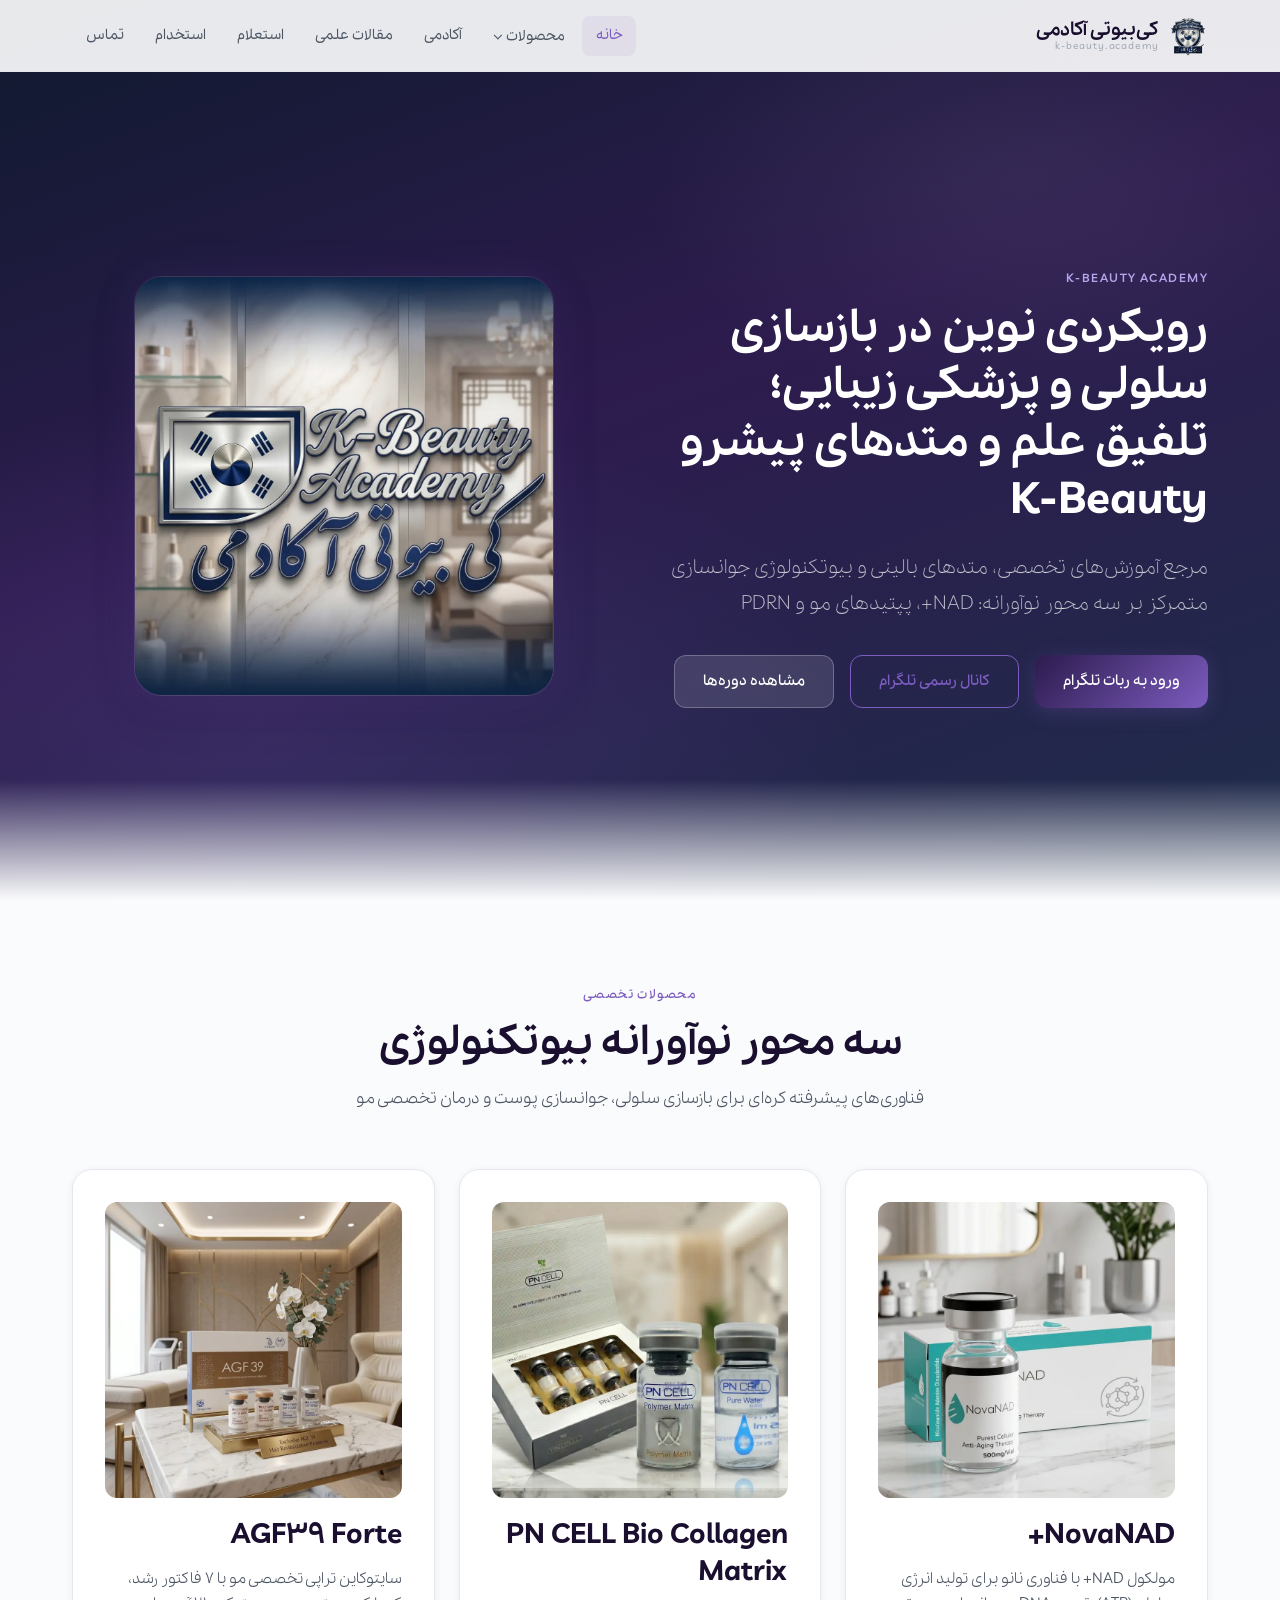
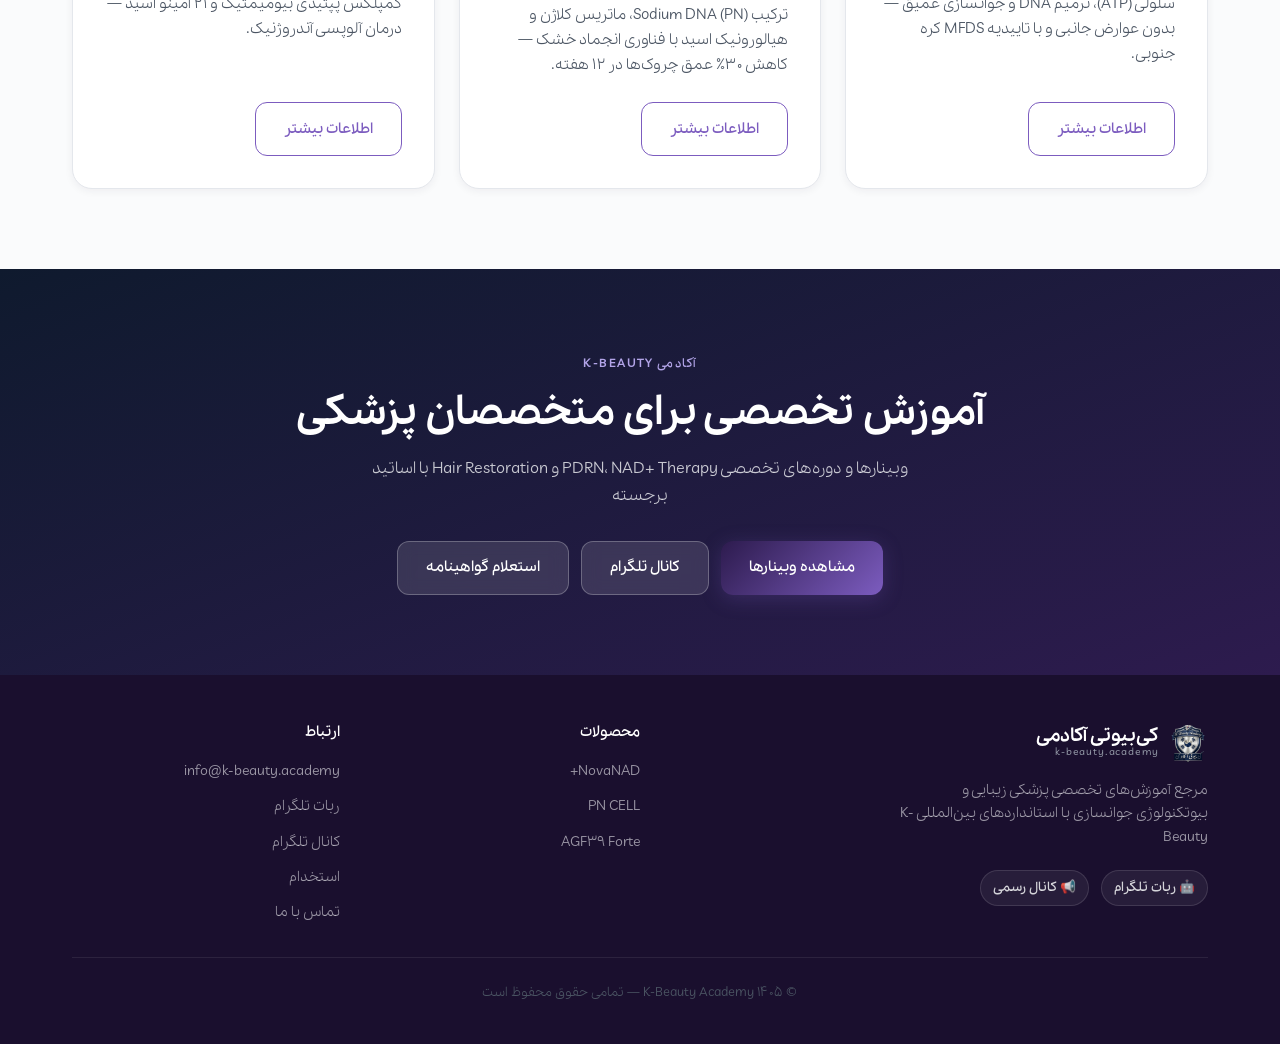
<file: index.html>
<!DOCTYPE html>
<html lang="fa" dir="rtl">
<head>
  <meta charset="UTF-8">
  <meta name="viewport" content="width=device-width, initial-scale=1.0">
  <!-- Google Tag Manager -->
  <script>(function(w,d,s,l,i){w[l]=w[l]||[];w[l].push({'gtm.start':
  new Date().getTime(),event:'gtm.js'});var f=d.getElementsByTagName(s)[0],
  j=d.createElement(s),dl=l!='dataLayer'?'&l='+l:'';j.async=true;j.src=
  'https://www.googletagmanager.com/gtm.js?id='+i+dl;f.parentNode.insertBefore(j,f);
  })(window,document,'script','dataLayer','GTM-5667HGWM');</script>
  <!-- End Google Tag Manager -->
  <meta name="description" content="K-Beauty Academy — مرجع آموزش‌های تخصصی پزشکی زیبایی، بیوتکنولوژی جوانسازی و متدهای بالینی NAD+، PDRN و پپتیدهای مو">
  <title>K-Beauty Academy | آکادمی پزشکی زیبایی</title>
  <link rel="stylesheet" href="style.css?v=9">
  <link rel="icon" href="images/logo/favicon.png" type="image/png">
  <link rel="apple-touch-icon" href="images/logo/apple-touch-icon.png">
  <meta property="og:title" content="K-Beauty Academy | آکادمی پزشکی زیبایی">
  <meta property="og:description" content="مرجع آموزش‌های تخصصی پزشکی زیبایی، بیوتکنولوژی جوانسازی و متدهای بالینی NAD+، PDRN و پپتیدهای مو">
  <meta property="og:image" content="https://k-beauty.academy/images/og/og-share.webp">
  <meta property="og:url" content="https://k-beauty.academy">
  <meta property="og:type" content="website">
</head>
<body>

  <!-- Google Tag Manager (noscript) -->
  <noscript><iframe src="https://www.googletagmanager.com/ns.html?id=GTM-5667HGWM"
  height="0" width="0" style="display:none;visibility:hidden"></iframe></noscript>
  <!-- End Google Tag Manager (noscript) -->

  <!-- Header -->
  <header class="site-header">
    <div class="container header-inner">
      <a href="index.html" class="logo" aria-label="کی‌بیوتی آکادمی">
        <img src="images/logo/logo.png" alt="" class="logo-img" width="40" height="40">
        <div class="logo-text">
          <span>کی‌بیوتی آکادمی</span>
          <span>k-beauty.academy</span>
        </div>
      </a>
      <nav class="main-nav" aria-label="منوی اصلی">
        <ul>
          <li><a href="index.html">خانه</a></li>
          <li class="nav-dropdown">
            <button type="button" class="nav-dropdown__toggle" aria-expanded="false" aria-haspopup="true">محصولات</button>
            <ul class="nav-dropdown__menu" role="menu">
              <li role="none"><a href="novanad.html" role="menuitem">NovaNAD+</a></li>
              <li role="none"><a href="pncell.html" role="menuitem">PN CELL</a></li>
              <li role="none"><a href="agf39.html" role="menuitem">AGF39</a></li>
            </ul>
          </li>
          <li><a href="academy.html">آکادمی</a></li>
          <li><a href="articles.html">مقالات علمی</a></li>
          <li><a href="verify.html">استعلام</a></li>
          <li><a href="career/">استخدام</a></li>
          <li><a href="contact.html">تماس</a></li>
        </ul>
      </nav>
      <button class="menu-toggle" aria-label="باز کردن منو" aria-expanded="false">
        <span class="menu-toggle__icon" aria-hidden="true">
          <span class="menu-toggle__bar"></span>
          <span class="menu-toggle__bar"></span>
          <span class="menu-toggle__bar"></span>
        </span>
        <span class="menu-toggle__label">منو</span>
      </button>
    </div>
  </header>

  <!-- Mobile Nav -->
  <div class="mobile-nav" aria-hidden="true">
    <nav class="mobile-nav-panel" aria-label="منوی موبایل">
      <ul>
        <li><a href="index.html">خانه</a></li>
        <li class="mobile-nav-group">
          <button type="button" class="mobile-nav-group__toggle" aria-expanded="false">محصولات</button>
          <ul class="mobile-nav-sub">
            <li><a href="novanad.html">NovaNAD+</a></li>
            <li><a href="pncell.html">PN CELL</a></li>
            <li><a href="agf39.html">AGF39</a></li>
          </ul>
        </li>
        <li><a href="academy.html">آکادمی</a></li>
        <li><a href="articles.html">مقالات علمی</a></li>
        <li><a href="verify.html">استعلام گواهینامه</a></li>
        <li><a href="career/">استخدام</a></li>
        <li><a href="contact.html">تماس با ما</a></li>
      </ul>
    </nav>
  </div>

  <main>
    <!-- Hero -->
    <section class="hero hero--home">
      <div class="container hero-grid">
        <div class="hero-content">
          <span class="eyebrow">K-Beauty Academy</span>
          <h1>رویکردی نوین در بازسازی سلولی و پزشکی زیبایی؛ تلفیق علم و متدهای پیشرو K-Beauty</h1>
          <p class="lead">مرجع آموزش‌های تخصصی، متدهای بالینی و بیوتکنولوژی جوانسازی متمرکز بر سه محور نوآورانه: NAD+، پپتیدهای مو و PDRN</p>
          <div class="hero-cta">
            <a href="#" class="btn btn--primary" data-telegram>ورود به ربات تلگرام</a>
            <a href="#" class="btn btn--outline" data-telegram-channel>کانال رسمی تلگرام</a>
            <a href="academy.html" class="btn btn--ghost">مشاهده دوره‌ها</a>
          </div>
        </div>
        <div class="hero-visual">
          <img src="images/hero/home-hero.webp" alt="بیوتکنولوژی بازسازی سلولی K-Beauty" class="hero-img" width="420" height="420" loading="eager">
        </div>
      </div>
    </section>

    <!-- Products -->
    <section class="section">
      <div class="container">
        <div class="section-header">
          <span class="eyebrow">محصولات تخصصی</span>
          <h2>سه محور نوآورانه بیوتکنولوژی</h2>
          <p>فناوری‌های پیشرفته کره‌ای برای بازسازی سلولی، جوانسازی پوست و درمان تخصصی مو</p>
        </div>
        <div class="products-grid">
          <article class="product-card">
            <img src="images/products/novanad.webp" alt="NovaNAD+" class="product-card-img" width="400" height="400" loading="lazy">
            <h3>NovaNAD+</h3>
            <p>مولکول NAD+ با فناوری نانو برای تولید انرژی سلولی (ATP)، ترمیم DNA و جوانسازی عمیق — بدون عوارض جانبی و با تاییدیه MFDS کره جنوبی.</p>
            <a href="novanad.html" class="btn btn--outline">اطلاعات بیشتر</a>
          </article>
          <article class="product-card">
            <img src="images/products/pncell.webp" alt="PN CELL Bio Collagen Matrix" class="product-card-img" width="400" height="400" loading="lazy">
            <h3>PN CELL Bio Collagen Matrix</h3>
            <p>ترکیب Sodium DNA (PN)، ماتریس کلاژن و هیالورونیک اسید با فناوری انجماد خشک — کاهش ۳۰٪ عمق چروک‌ها در ۱۲ هفته.</p>
            <a href="pncell.html" class="btn btn--outline">اطلاعات بیشتر</a>
          </article>
          <article class="product-card">
            <img src="images/products/agf39.webp" alt="AGF39 Forte" class="product-card-img" width="400" height="400" loading="lazy">
            <h3>AGF39 Forte</h3>
            <p>سایتوکاین تراپی تخصصی مو با ۷ فاکتور رشد، کمپلکس پپتیدی بیومیمتیک و ۲۱ آمینو اسید — درمان آلوپسی آندروژنیک.</p>
            <a href="agf39.html" class="btn btn--outline">اطلاعات بیشتر</a>
          </article>
        </div>
      </div>
    </section>

    <!-- CTA Section -->
    <section class="section section--dark">
      <div class="container" style="text-align:center">
        <span class="eyebrow" style="color:rgba(196,181,253,0.9)">آکادمی K-Beauty</span>
        <h2>آموزش تخصصی برای متخصصان پزشکی</h2>
        <p style="max-width:560px;margin:1rem auto 2rem">وبینارها و دوره‌های تخصصی PDRN، NAD+ Therapy و Hair Restoration با اساتید برجسته</p>
        <div class="cta-button-row">
          <a href="academy.html" class="btn btn--primary">مشاهده وبینارها</a>
          <a href="#" class="btn btn--ghost" data-telegram-channel>کانال تلگرام</a>
          <a href="verify.html" class="btn btn--ghost">استعلام گواهینامه</a>
        </div>
      </div>
    </section>
  </main>

  <!-- Footer -->
  <footer class="site-footer">
    <div class="container">
      <div class="footer-grid">
        <div class="footer-brand">
          <a href="index.html" class="logo">
            <img src="images/logo/logo.png" alt="" class="logo-img" width="40" height="40">
            <div class="logo-text">
              <span>کی‌بیوتی آکادمی</span>
              <span>k-beauty.academy</span>
            </div>
          </a>
          <p>مرجع آموزش‌های تخصصی پزشکی زیبایی و بیوتکنولوژی جوانسازی با استانداردهای بین‌المللی K-Beauty</p>
          <div class="footer-telegram">
            <a href="#" class="footer-telegram__link" data-telegram>🤖 ربات تلگرام</a>
            <a href="#" class="footer-telegram__link" data-telegram-channel>📢 کانال رسمی</a>
          </div>
        </div>
        <div class="footer-links">
          <h4>محصولات</h4>
          <ul>
            <li><a href="novanad.html">NovaNAD+</a></li>
            <li><a href="pncell.html">PN CELL</a></li>
            <li><a href="agf39.html">AGF39 Forte</a></li>
          </ul>
        </div>
        <div class="footer-links">
          <h4>ارتباط</h4>
          <ul>
            <li><a href="mailto:info@k-beauty.academy">info@k-beauty.academy</a></li>
            <li><a href="#" data-telegram>ربات تلگرام</a></li>
            <li><a href="#" data-telegram-channel>کانال تلگرام</a></li>
            <li><a href="career/">استخدام</a></li>
            <li><a href="contact.html">تماس با ما</a></li>
          </ul>
        </div>
      </div>
      <div class="footer-bottom">
        <p>© ۱۴۰۵ K-Beauty Academy — تمامی حقوق محفوظ است</p>
      </div>
    </div>
  </footer>

  <script src="analytics.js?v=1"></script>
  <script src="main.js?v=10"></script>
</body>
</html>
</file>
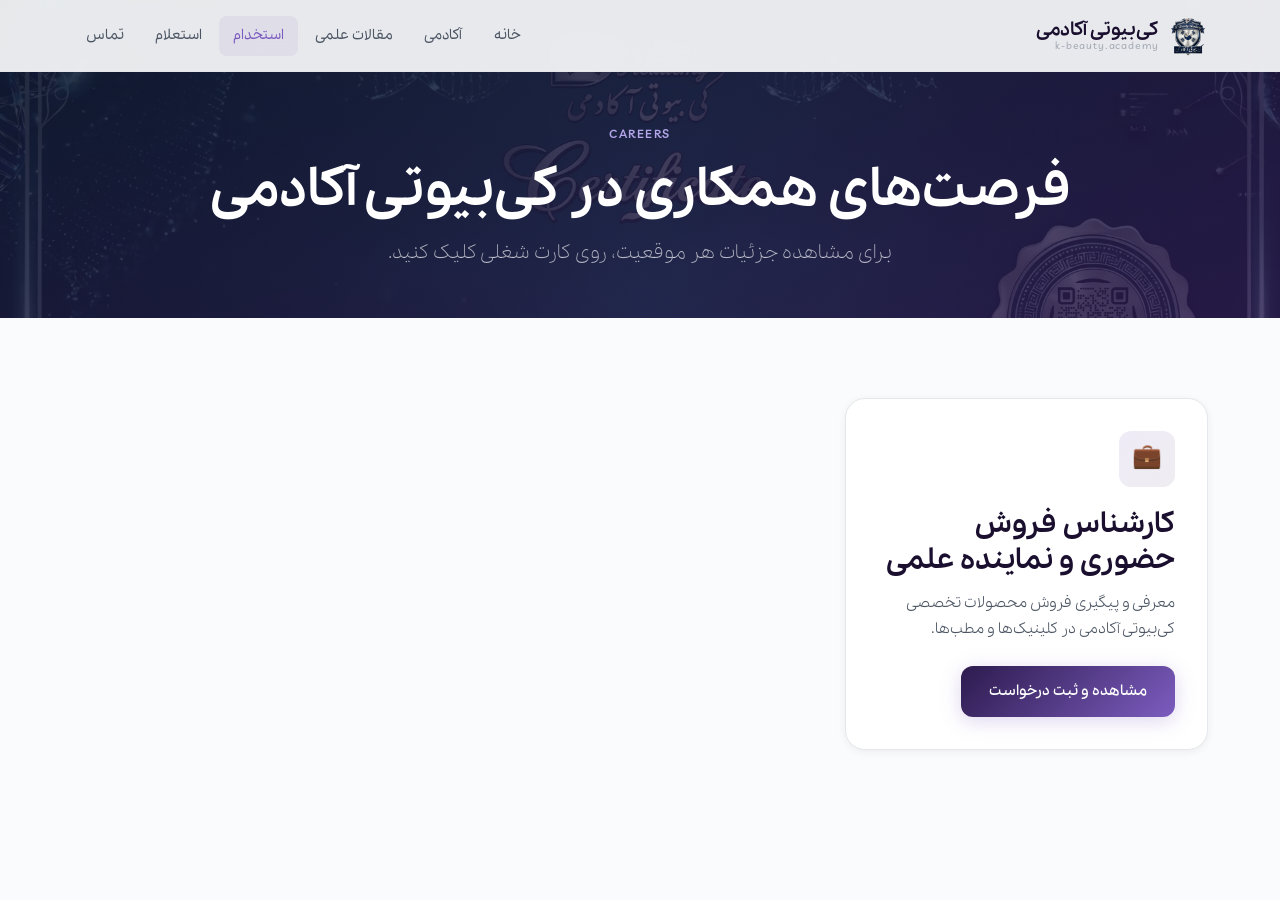
<file: career/index.html>
<!DOCTYPE html>
<html lang="fa" dir="rtl">
<head>
  <meta charset="UTF-8">
  <meta name="viewport" content="width=device-width, initial-scale=1.0">
  <meta name="description" content="فرصت‌های شغلی کی‌بیوتی آکادمی">
  <title>فرصت‌های شغلی | K-Beauty Academy</title>
  <link rel="stylesheet" href="../style.css?v=16">
  <link rel="icon" href="../images/logo/favicon.png" type="image/png">
</head>
<body>
  <header class="site-header">
    <div class="container header-inner">
      <a href="../index.html" class="logo" aria-label="کی‌بیوتی آکادمی">
        <img src="../images/logo/logo.png" alt="" class="logo-img" width="40" height="40">
        <div class="logo-text">
          <span>کی‌بیوتی آکادمی</span>
          <span>k-beauty.academy</span>
        </div>
      </a>
      <nav class="main-nav" aria-label="منوی اصلی">
        <ul>
          <li><a href="../index.html">خانه</a></li>
          <li><a href="../academy.html">آکادمی</a></li>
          <li><a href="../articles.html">مقالات علمی</a></li>
          <li><a href="index.html" class="active">استخدام</a></li>
          <li><a href="../verify.html">استعلام</a></li>
          <li><a href="../contact.html">تماس</a></li>
        </ul>
      </nav>
      <button class="menu-toggle" aria-label="باز کردن منو" aria-expanded="false">
        <span class="menu-toggle__icon" aria-hidden="true">
          <span class="menu-toggle__bar"></span>
          <span class="menu-toggle__bar"></span>
          <span class="menu-toggle__bar"></span>
        </span>
        <span class="menu-toggle__label">منو</span>
      </button>
    </div>
  </header>

  <div class="mobile-nav" aria-hidden="true">
    <nav class="mobile-nav-panel" aria-label="منوی موبایل">
      <ul>
        <li><a href="../index.html">خانه</a></li>
        <li><a href="../academy.html">آکادمی</a></li>
        <li><a href="../articles.html">مقالات علمی</a></li>
        <li><a href="index.html" class="active">استخدام</a></li>
        <li><a href="../verify.html">استعلام گواهینامه</a></li>
        <li><a href="../contact.html">تماس با ما</a></li>
      </ul>
    </nav>
  </div>

  <main>
    <section class="page-hero page-hero--bg page-hero--academy">
      <div class="container">
        <span class="eyebrow">Careers</span>
        <h1>فرصت‌های همکاری در کی‌بیوتی آکادمی</h1>
        <p class="lead">برای مشاهده جزئیات هر موقعیت، روی کارت شغلی کلیک کنید.</p>
      </div>
    </section>

    <section class="section">
      <div class="container products-grid">
        <article class="product-card">
          <div class="product-card-icon">💼</div>
          <h3>کارشناس فروش حضوری و نماینده علمی</h3>
          <p>معرفی و پیگیری فروش محصولات تخصصی کی‌بیوتی آکادمی در کلینیک‌ها و مطب‌ها.</p>
          <a class="btn btn--primary" href="sales-person/">مشاهده و ثبت درخواست</a>
        </article>
      </div>
    </section>
  </main>

  <script src="../analytics.js?v=1"></script>
  <script src="../main.js?v=15"></script>
</body>
</html>
</file>
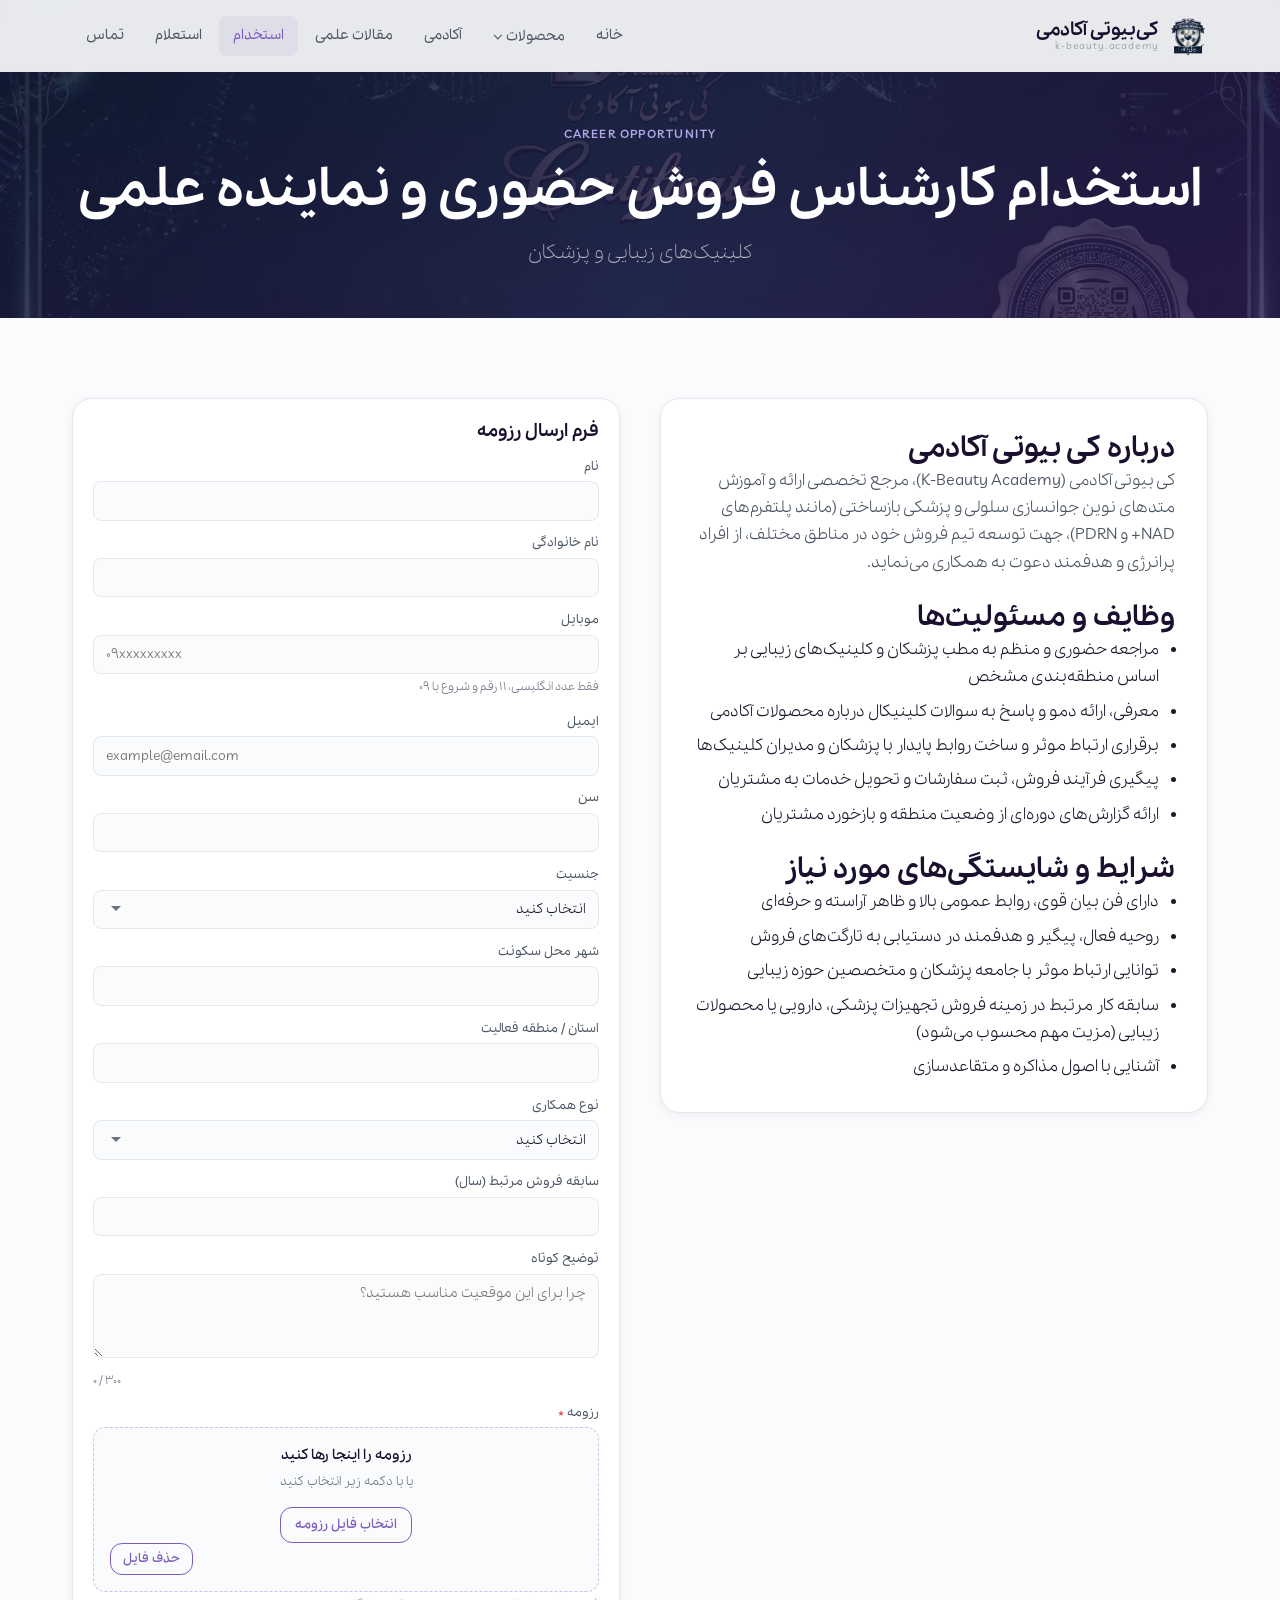
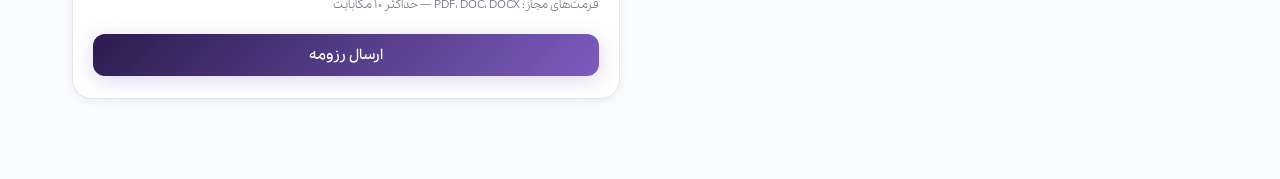
<file: career/sales-person/index.html>
<!DOCTYPE html>
<html lang="fa" dir="rtl">
<head>
  <meta charset="UTF-8">
  <meta name="viewport" content="width=device-width, initial-scale=1.0">
  <meta name="description" content="استخدام کارشناس فروش حضوری و نماینده علمی در کی‌بیوتی آکادمی">
  <title>استخدام کارشناس فروش | K-Beauty Academy</title>
  <link rel="stylesheet" href="../../style.css?v=16">
  <link rel="icon" href="../../images/logo/favicon.png" type="image/png">
</head>
<body>
  <header class="site-header">
    <div class="container header-inner">
      <a href="../../index.html" class="logo" aria-label="کی‌بیوتی آکادمی">
        <img src="../../images/logo/logo.png" alt="" class="logo-img" width="40" height="40">
        <div class="logo-text">
          <span>کی‌بیوتی آکادمی</span>
          <span>k-beauty.academy</span>
        </div>
      </a>
      <nav class="main-nav" aria-label="منوی اصلی">
        <ul>
          <li><a href="../../index.html">خانه</a></li>
          <li class="nav-dropdown">
            <button type="button" class="nav-dropdown__toggle" aria-expanded="false" aria-haspopup="true">محصولات</button>
            <ul class="nav-dropdown__menu" role="menu">
              <li role="none"><a href="../../novanad.html" role="menuitem">NovaNAD+</a></li>
              <li role="none"><a href="../../pncell.html" role="menuitem">PN CELL</a></li>
              <li role="none"><a href="../../agf39.html" role="menuitem">AGF39</a></li>
            </ul>
          </li>
          <li><a href="../../academy.html">آکادمی</a></li>
          <li><a href="../../articles.html">مقالات علمی</a></li>
          <li><a href="../" class="active">استخدام</a></li>
          <li><a href="../../verify.html">استعلام</a></li>
          <li><a href="../../contact.html">تماس</a></li>
        </ul>
      </nav>
      <button class="menu-toggle" aria-label="باز کردن منو" aria-expanded="false">
        <span class="menu-toggle__icon" aria-hidden="true">
          <span class="menu-toggle__bar"></span>
          <span class="menu-toggle__bar"></span>
          <span class="menu-toggle__bar"></span>
        </span>
        <span class="menu-toggle__label">منو</span>
      </button>
    </div>
  </header>

  <div class="mobile-nav" aria-hidden="true">
    <nav class="mobile-nav-panel" aria-label="منوی موبایل">
      <ul>
        <li><a href="../../index.html">خانه</a></li>
        <li class="mobile-nav-group">
          <button type="button" class="mobile-nav-group__toggle" aria-expanded="false">محصولات</button>
          <ul class="mobile-nav-sub">
            <li><a href="../../novanad.html">NovaNAD+</a></li>
            <li><a href="../../pncell.html">PN CELL</a></li>
            <li><a href="../../agf39.html">AGF39</a></li>
          </ul>
        </li>
        <li><a href="../../academy.html">آکادمی</a></li>
        <li><a href="../../articles.html">مقالات علمی</a></li>
        <li><a href="../" class="active">استخدام</a></li>
        <li><a href="../../verify.html">استعلام گواهینامه</a></li>
        <li><a href="../../contact.html">تماس با ما</a></li>
      </ul>
    </nav>
  </div>

  <main>
    <section class="page-hero page-hero--bg page-hero--academy">
      <div class="container">
        <span class="eyebrow">Career Opportunity</span>
        <h1>استخدام کارشناس فروش حضوری و نماینده علمی</h1>
        <p class="lead">کلینیک‌های زیبایی و پزشکان</p>
      </div>
    </section>

    <section class="section">
      <div class="container content-grid">
        <div class="content-block">
          <h3>درباره کی بیوتی آکادمی</h3>
          <p>کی بیوتی آکادمی (K-Beauty Academy)، مرجع تخصصی ارائه و آموزش متدهای نوین جوانسازی سلولی و پزشکی بازساختی (مانند پلتفرم‌های NAD+ و PDRN)، جهت توسعه تیم فروش خود در مناطق مختلف، از افراد پرانرژی و هدفمند دعوت به همکاری می‌نماید.</p>

          <h3 style="margin-top:1.5rem">وظایف و مسئولیت‌ها</h3>
          <ul style="padding-right:1rem;display:grid;gap:0.45rem;list-style:disc;">
            <li>مراجعه حضوری و منظم به مطب پزشکان و کلینیک‌های زیبایی بر اساس منطقه‌بندی مشخص</li>
            <li>معرفی، ارائه دمو و پاسخ به سوالات کلینیکال درباره محصولات آکادمی</li>
            <li>برقراری ارتباط موثر و ساخت روابط پایدار با پزشکان و مدیران کلینیک‌ها</li>
            <li>پیگیری فرآیند فروش، ثبت سفارشات و تحویل خدمات به مشتریان</li>
            <li>ارائه گزارش‌های دوره‌ای از وضعیت منطقه و بازخورد مشتریان</li>
          </ul>

          <h3 style="margin-top:1.5rem">شرایط و شایستگی‌های مورد نیاز</h3>
          <ul style="padding-right:1rem;display:grid;gap:0.45rem;list-style:disc;">
            <li>دارای فن بیان قوی، روابط عمومی بالا و ظاهر آراسته و حرفه‌ای</li>
            <li>روحیه فعال، پیگیر و هدفمند در دستیابی به تارگت‌های فروش</li>
            <li>توانایی ارتباط موثر با جامعه پزشکان و متخصصین حوزه زیبایی</li>
            <li>سابقه کار مرتبط در زمینه فروش تجهیزات پزشکی، دارویی یا محصولات زیبایی (مزیت مهم محسوب می‌شود)</li>
            <li>آشنایی با اصول مذاکره و متقاعدسازی</li>
          </ul>
        </div>

        <div class="contact-form-card">
          <h2>فرم ارسال رزومه</h2>
          <form id="career-form" novalidate>
            <div class="form-honeypot" aria-hidden="true">
              <label for="career-website">وب‌سایت</label>
              <input type="text" id="career-website" name="website" tabindex="-1" autocomplete="off">
            </div>

            <div class="form-group" id="career-first-name-group">
              <label for="career_first_name">نام</label>
              <input type="text" id="career_first_name" name="first_name" maxlength="80" required>
              <p class="form-error" id="career_first_name-error" hidden></p>
            </div>

            <div class="form-group" id="career-last-name-group">
              <label for="career_last_name">نام خانوادگی</label>
              <input type="text" id="career_last_name" name="last_name" maxlength="80" required>
              <p class="form-error" id="career_last_name-error" hidden></p>
            </div>

            <div class="form-group" id="career-phone-group">
              <label for="career_phone">موبایل</label>
              <input type="tel" id="career_phone" name="phone" inputmode="numeric" maxlength="11" placeholder="09xxxxxxxxx" required>
              <p class="form-hint">فقط عدد انگلیسی، ۱۱ رقم و شروع با 09</p>
              <p class="form-error" id="career_phone-error" hidden></p>
            </div>

            <div class="form-group" id="career-email-group">
              <label for="career_email">ایمیل</label>
              <input type="email" id="career_email" name="email" dir="ltr" placeholder="example@email.com" required>
              <p class="form-error" id="career_email-error" hidden></p>
            </div>

            <div class="form-group" id="career-age-group">
              <label for="career_age">سن</label>
              <input type="number" id="career_age" name="age" min="18" max="60" required>
              <p class="form-error" id="career_age-error" hidden></p>
            </div>

            <div class="form-group" id="career-gender-group">
              <label for="career_gender">جنسیت</label>
              <select id="career_gender" name="gender" required>
                <option value="" disabled selected>انتخاب کنید</option>
                <option value="خانم">خانم</option>
                <option value="آقا">آقا</option>
              </select>
              <p class="form-error" id="career_gender-error" hidden></p>
            </div>

            <div class="form-group" id="career-city-group">
              <label for="career_city">شهر محل سکونت</label>
              <input type="text" id="career_city" name="city" maxlength="80" required>
              <p class="form-error" id="career_city-error" hidden></p>
            </div>

            <div class="form-group" id="career-province-group">
              <label for="career_province">استان / منطقه فعالیت</label>
              <input type="text" id="career_province" name="province" maxlength="80" required>
              <p class="form-error" id="career_province-error" hidden></p>
            </div>

            <div class="form-group" id="career-employment-type-group">
              <label for="career_employment_type">نوع همکاری</label>
              <select id="career_employment_type" name="employment_type" required>
                <option value="" disabled selected>انتخاب کنید</option>
                <option value="تمام‌وقت">تمام‌وقت</option>
                <option value="پاره‌وقت">پاره‌وقت</option>
              </select>
              <p class="form-error" id="career_employment_type-error" hidden></p>
            </div>

            <div class="form-group">
              <label for="career_experience_years">سابقه فروش مرتبط (سال)</label>
              <input type="number" id="career_experience_years" name="experience_years" min="0" max="40">
            </div>

            <div class="form-group">
              <label for="career_about">توضیح کوتاه</label>
              <textarea id="career_about" name="about" maxlength="300" placeholder="چرا برای این موقعیت مناسب هستید؟"></textarea>
              <div class="form-char-count"><span id="career-about-count">0</span> / 300</div>
            </div>

            <div class="form-group" id="career-resume-group">
              <label for="career_resume">رزومه <span class="form-required">*</span></label>
              <div class="upload-zone" id="career-resume-zone" tabindex="0" role="button">
                <input type="file" id="career_resume" name="resume" class="upload-zone__input" accept=".pdf,.doc,.docx,application/pdf,application/msword,application/vnd.openxmlformats-officedocument.wordprocessingml.document" hidden>
                <div class="upload-zone__idle" id="career-resume-idle">
                  <p class="upload-zone__title">رزومه را اینجا رها کنید</p>
                  <p class="upload-zone__text">یا با دکمه زیر انتخاب کنید</p>
                  <div class="upload-zone__actions">
                    <button type="button" class="btn btn--outline upload-zone__btn" data-career-upload-action="browse">انتخاب فایل رزومه</button>
                  </div>
                </div>
                <div class="upload-zone__preview" id="career-resume-preview" hidden>
                  <div class="upload-zone__filemeta">
                    <strong id="career-resume-filename"></strong>
                    <span id="career-resume-filesize"></span>
                  </div>
                  <button type="button" class="btn btn--outline upload-zone__remove" data-career-upload-action="remove">حذف فایل</button>
                </div>
              </div>
              <p class="form-hint">فرمت‌های مجاز: PDF، DOC، DOCX — حداکثر ۱۰ مگابایت</p>
              <p class="form-error" id="career_resume-error" hidden></p>
            </div>

            <button type="submit" class="btn btn--primary btn--full" id="career-submit">ارسال رزومه</button>
            <p class="form-error" id="career-form-error" hidden></p>
          </form>
        </div>
      </div>
    </section>
  </main>

  <script src="../../analytics.js?v=1"></script>
  <script src="../../main.js?v=15"></script>
</body>
</html>
</file>
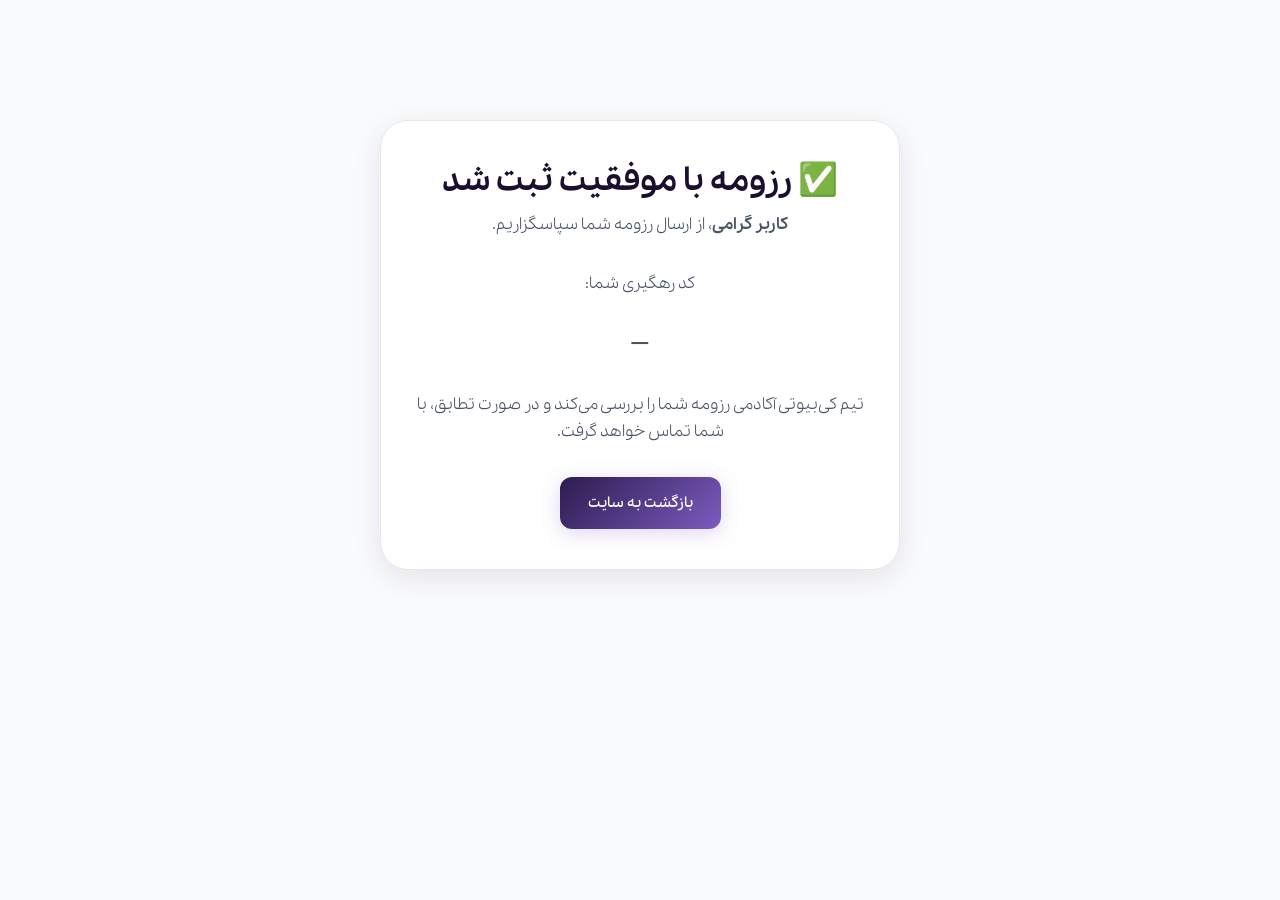
<file: career/thank-you/index.html>
<!DOCTYPE html>
<html lang="fa" dir="rtl">
<head>
  <meta charset="UTF-8">
  <meta name="viewport" content="width=device-width, initial-scale=1.0">
  <meta name="description" content="تشکر بابت ارسال رزومه در کی‌بیوتی آکادمی">
  <title>ثبت رزومه | K-Beauty Academy</title>
  <link rel="stylesheet" href="../../style.css?v=16">
  <link rel="icon" href="../../images/logo/favicon.png" type="image/png">
</head>
<body>
  <main class="verify-section">
    <div class="container">
      <div class="verify-card" id="career-thankyou">
        <h1>✅ رزومه با موفقیت ثبت شد</h1>
        <p><strong id="career-thankyou-name">کاربر گرامی</strong>، از ارسال رزومه شما سپاسگزاریم.</p>
        <p>کد رهگیری شما:</p>
        <p style="font-weight:700;font-size:1.1rem;direction:ltr;letter-spacing:0.04em" id="career-thankyou-code">—</p>
        <p style="margin-top:1rem">تیم کی‌بیوتی آکادمی رزومه شما را بررسی می‌کند و در صورت تطابق، با شما تماس خواهد گرفت.</p>
        <a class="btn btn--primary" href="../../index.html">بازگشت به سایت</a>
      </div>
    </div>
  </main>

  <script src="../../main.js?v=15"></script>
</body>
</html>
</file>
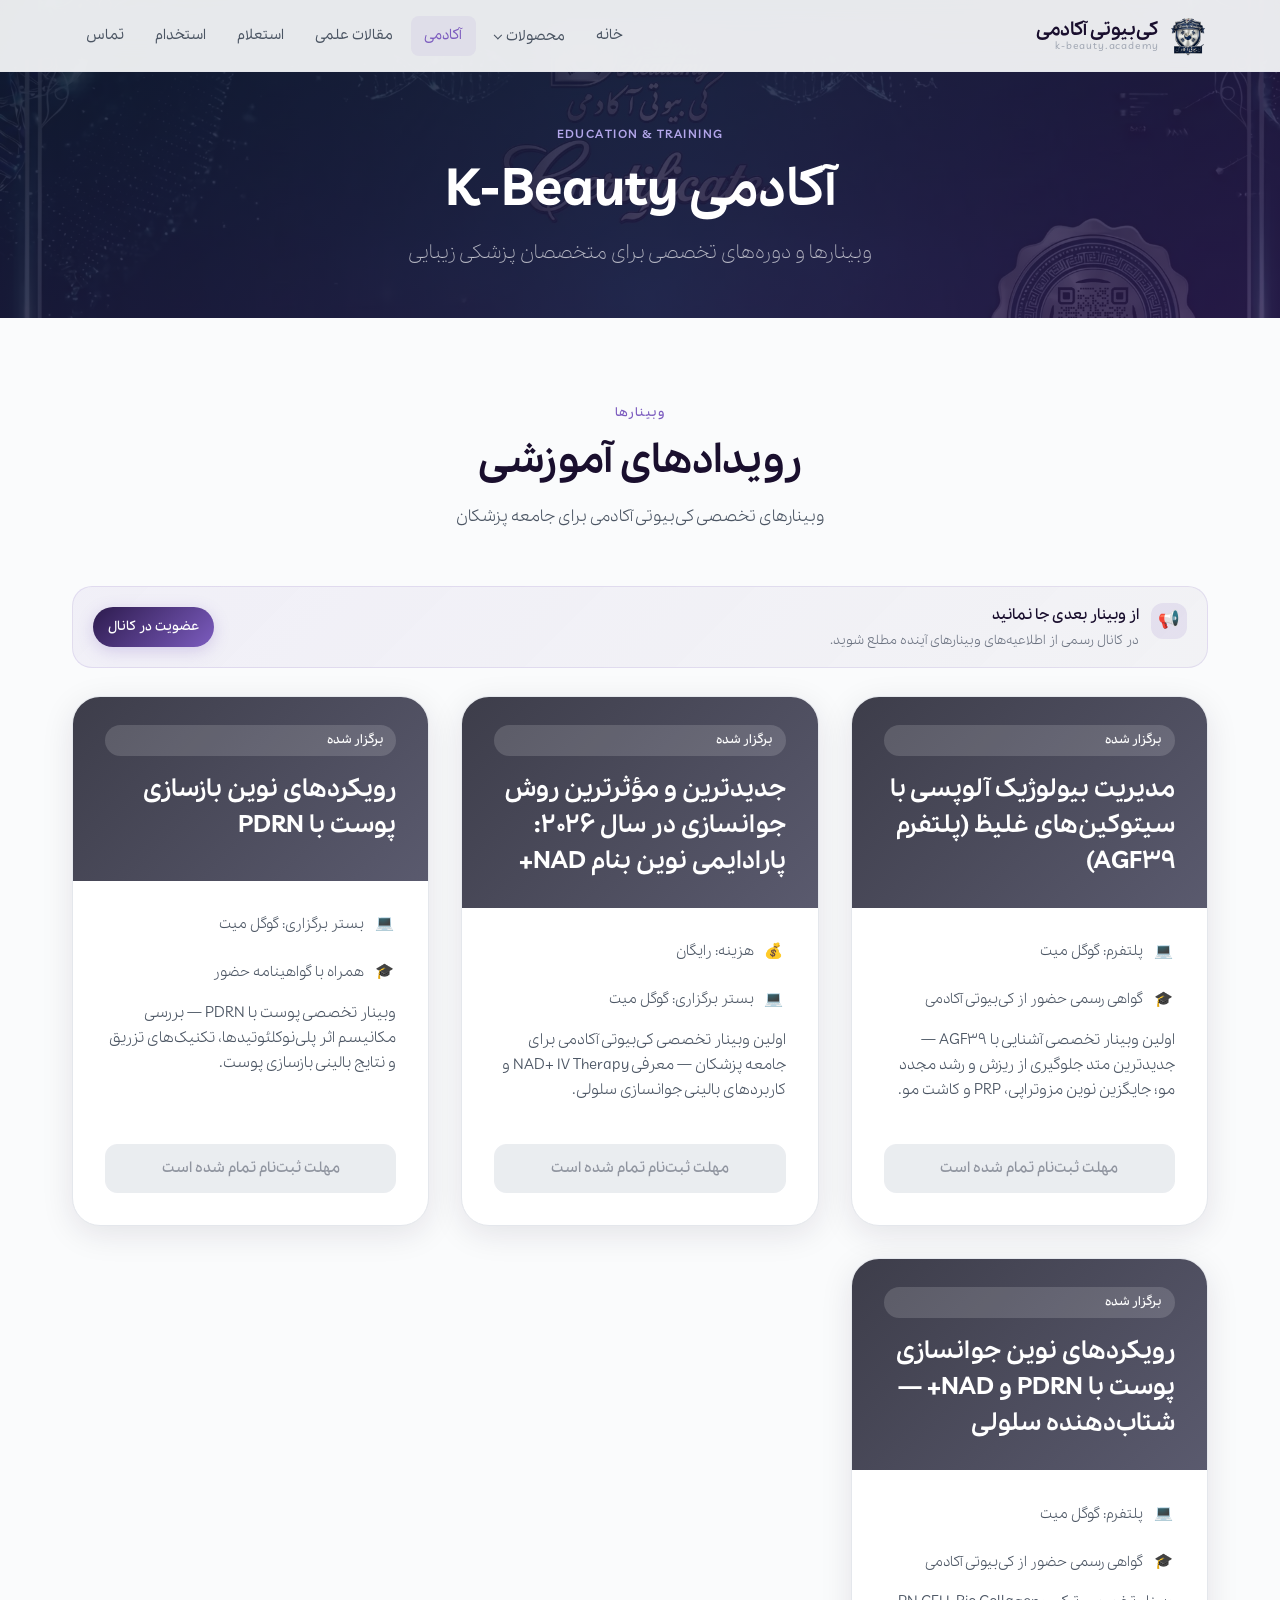
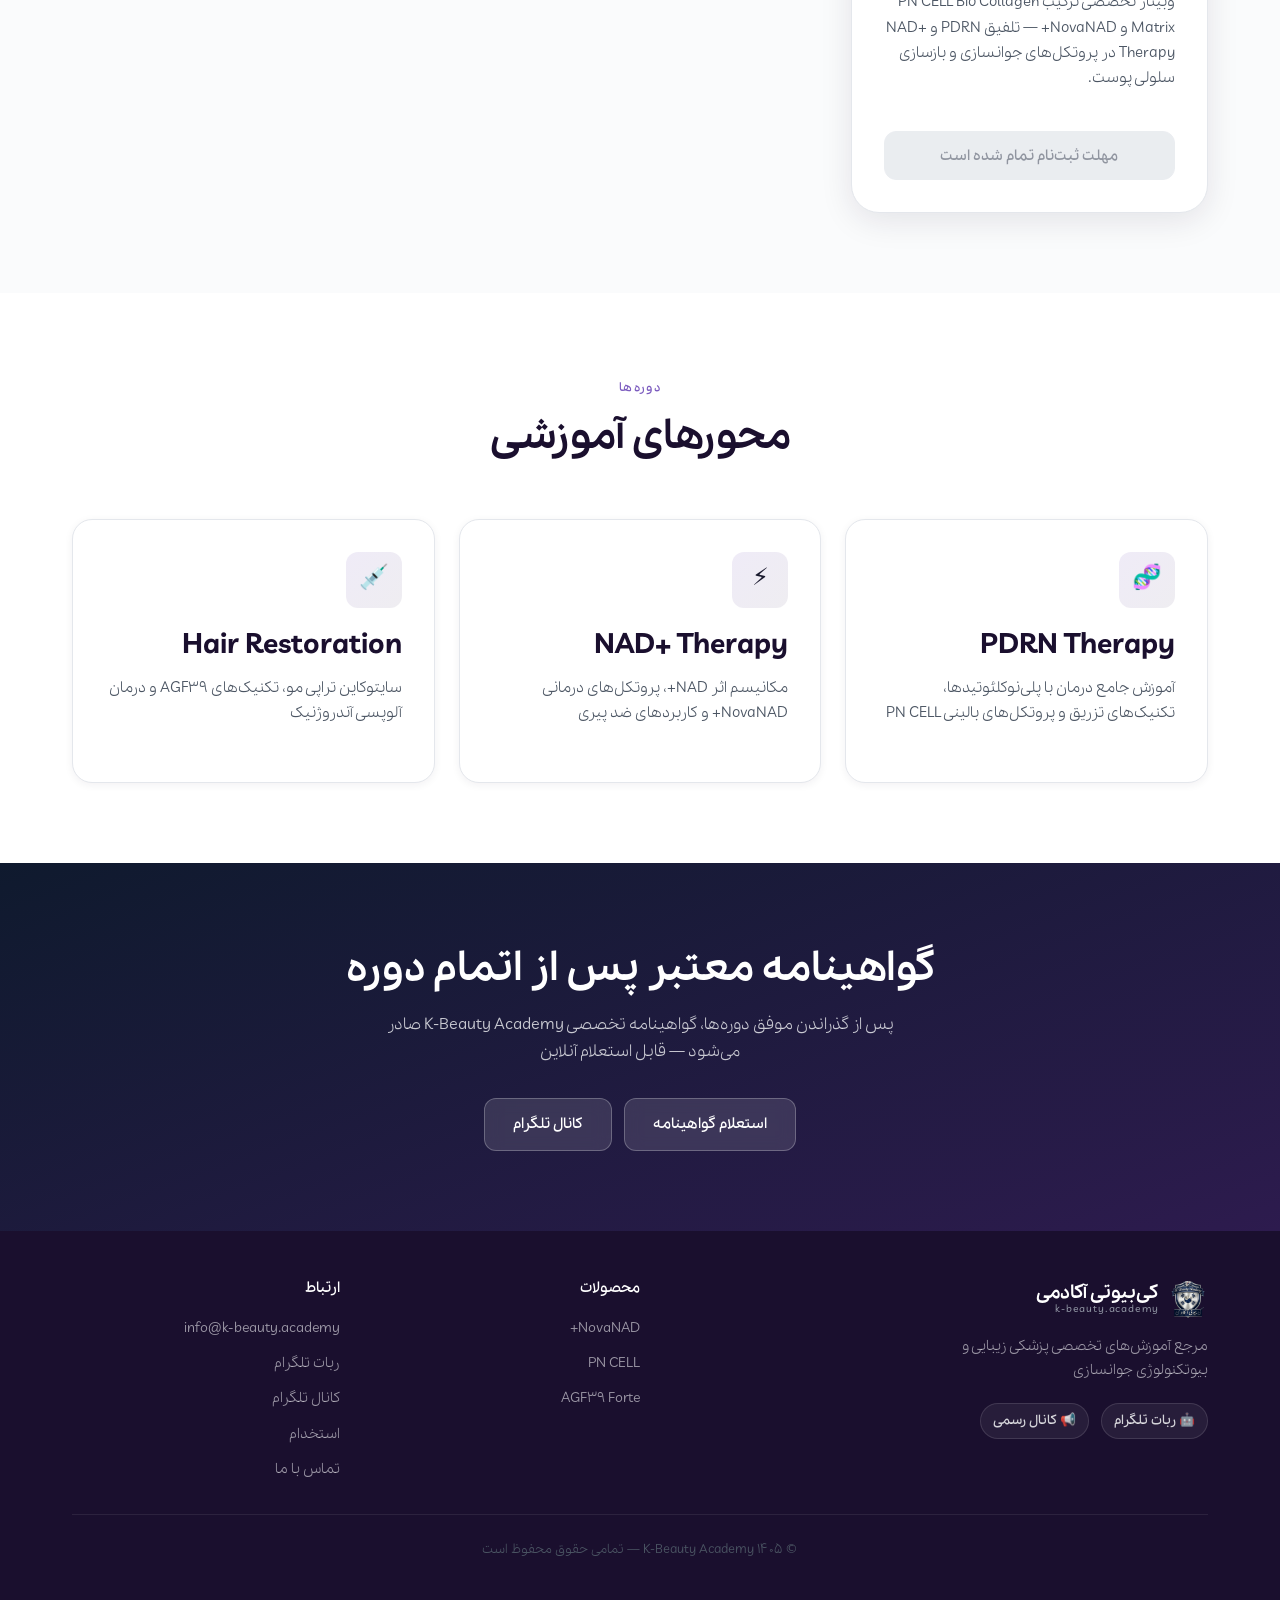
<file: academy.html>
<!DOCTYPE html>
<html lang="fa" dir="rtl">
<head>
  <meta charset="UTF-8">
  <meta name="viewport" content="width=device-width, initial-scale=1.0">
  <!-- Google Tag Manager -->
  <script>(function(w,d,s,l,i){w[l]=w[l]||[];w[l].push({'gtm.start':
  new Date().getTime(),event:'gtm.js'});var f=d.getElementsByTagName(s)[0],
  j=d.createElement(s),dl=l!='dataLayer'?'&l='+l:'';j.async=true;j.src=
  'https://www.googletagmanager.com/gtm.js?id='+i+dl;f.parentNode.insertBefore(j,f);
  })(window,document,'script','dataLayer','GTM-5667HGWM');</script>
  <!-- End Google Tag Manager -->
  <meta name="description" content="آکادمی K-Beauty — وبینارها و دوره‌های تخصصی PDRN، NAD+ Therapy و Hair Restoration">
  <title>آکادمی | K-Beauty Academy</title>
  <link rel="stylesheet" href="style.css?v=7">
  <link rel="icon" href="images/logo/favicon.png" type="image/png">
  <link rel="apple-touch-icon" href="images/logo/apple-touch-icon.png">
</head>
<body>

  <!-- Google Tag Manager (noscript) -->
  <noscript><iframe src="https://www.googletagmanager.com/ns.html?id=GTM-5667HGWM"
  height="0" width="0" style="display:none;visibility:hidden"></iframe></noscript>
  <!-- End Google Tag Manager (noscript) -->

  <header class="site-header">
    <div class="container header-inner">
      <a href="index.html" class="logo" aria-label="کی‌بیوتی آکادمی">
        <img src="images/logo/logo.png" alt="" class="logo-img" width="40" height="40">
        <div class="logo-text">
          <span>کی‌بیوتی آکادمی</span>
          <span>k-beauty.academy</span>
        </div>
      </a>
      <nav class="main-nav" aria-label="منوی اصلی">
        <ul>
          <li><a href="index.html">خانه</a></li>
          <li class="nav-dropdown">
            <button type="button" class="nav-dropdown__toggle" aria-expanded="false" aria-haspopup="true">محصولات</button>
            <ul class="nav-dropdown__menu" role="menu">
              <li role="none"><a href="novanad.html" role="menuitem">NovaNAD+</a></li>
              <li role="none"><a href="pncell.html" role="menuitem">PN CELL</a></li>
              <li role="none"><a href="agf39.html" role="menuitem">AGF39</a></li>
            </ul>
          </li>
          <li><a href="academy.html">آکادمی</a></li>
          <li><a href="articles.html">مقالات علمی</a></li>
          <li><a href="verify.html">استعلام</a></li>
          <li><a href="career/">استخدام</a></li>
          <li><a href="contact.html">تماس</a></li>
        </ul>
      </nav>
      <button class="menu-toggle" aria-label="باز کردن منو" aria-expanded="false">
        <span class="menu-toggle__icon" aria-hidden="true">
          <span class="menu-toggle__bar"></span>
          <span class="menu-toggle__bar"></span>
          <span class="menu-toggle__bar"></span>
        </span>
        <span class="menu-toggle__label">منو</span>
      </button>
    </div>
  </header>

  <div class="mobile-nav" aria-hidden="true">
    <nav class="mobile-nav-panel" aria-label="منوی موبایل">
      <ul>
        <li><a href="index.html">خانه</a></li>
        <li class="mobile-nav-group">
          <button type="button" class="mobile-nav-group__toggle" aria-expanded="false">محصولات</button>
          <ul class="mobile-nav-sub">
            <li><a href="novanad.html">NovaNAD+</a></li>
            <li><a href="pncell.html">PN CELL</a></li>
            <li><a href="agf39.html">AGF39</a></li>
          </ul>
        </li>
        <li><a href="academy.html">آکادمی</a></li>
        <li><a href="articles.html">مقالات علمی</a></li>
        <li><a href="verify.html">استعلام گواهینامه</a></li>
        <li><a href="career/">استخدام</a></li>
        <li><a href="contact.html">تماس با ما</a></li>
      </ul>
    </nav>
  </div>

  <main>
    <section class="page-hero page-hero--bg page-hero--academy">
      <div class="container">
        <span class="eyebrow">Education &amp; Training</span>
        <h1>آکادمی K-Beauty</h1>
        <p class="lead">وبینارها و دوره‌های تخصصی برای متخصصان پزشکی زیبایی</p>
      </div>
    </section>

    <section class="section">
      <div class="container">
        <div class="section-header">
          <span class="eyebrow">وبینارها</span>
          <h2>رویدادهای آموزشی</h2>
          <p>وبینارهای تخصصی کی‌بیوتی آکادمی برای جامعه پزشکان</p>
        </div>

        <div class="telegram-strip">
          <div class="telegram-strip__content">
            <span class="telegram-strip__icon" aria-hidden="true">📢</span>
            <div>
              <p class="telegram-strip__title">از وبینار بعدی جا نمانید</p>
              <p class="telegram-strip__text">در کانال رسمی از اطلاعیه‌های وبینارهای آینده مطلع شوید.</p>
            </div>
          </div>
          <div class="telegram-strip__actions">
            <a href="#" class="telegram-strip__btn telegram-strip__btn--channel" data-telegram-channel>عضویت در کانال</a>
          </div>
        </div>

        <div class="webinars-grid">

          <!-- وبینار AGF39 — برگزار شده -->
          <article class="webinar-card webinar-card--ended">
            <div class="webinar-card-header">
              <span class="badge badge--ended">برگزار شده</span>
              <h2>مدیریت بیولوژیک آلوپسی با سیتوکین‌های غلیظ (پلتفرم AGF39)</h2>
            </div>
            <div class="webinar-card-body">
              <div class="webinar-meta">
                <div class="webinar-meta-item">
                  <span class="icon">💻</span>
                  <span>پلتفرم: گوگل میت</span>
                </div>
                <div class="webinar-meta-item">
                  <span class="icon">🎓</span>
                  <span>گواهی رسمی حضور از کی‌بیوتی آکادمی</span>
                </div>
              </div>
              <p>اولین وبینار تخصصی آشنایی با AGF39 — جدیدترین متد جلوگیری از ریزش و رشد مجدد مو؛ جایگزین نوین مزوتراپی، PRP و کاشت مو.</p>
              <button type="button" class="btn btn--disabled" disabled>مهلت ثبت‌نام تمام شده است</button>
            </div>
          </article>

          <!-- وبینار NAD+ — برگزار شده -->
          <article class="webinar-card webinar-card--ended">
            <div class="webinar-card-header">
              <span class="badge badge--ended">برگزار شده</span>
              <h2>جدیدترین و مؤثرترین روش جوانسازی در سال ۲۰۲۶: پارادایمی نوین بنام NAD+</h2>
            </div>
            <div class="webinar-card-body">
              <div class="webinar-meta">
                <div class="webinar-meta-item">
                  <span class="icon">💰</span>
                  <span>هزینه: رایگان</span>
                </div>
                <div class="webinar-meta-item">
                  <span class="icon">💻</span>
                  <span>بستر برگزاری: گوگل میت</span>
                </div>
              </div>
              <p>اولین وبینار تخصصی کی‌بیوتی آکادمی برای جامعه پزشکان — معرفی NAD+ IV Therapy و کاربردهای بالینی جوانسازی سلولی.</p>
              <button type="button" class="btn btn--disabled" disabled>مهلت ثبت‌نام تمام شده است</button>
            </div>
          </article>

          <!-- وبینار PDRN — برگزار شده -->
          <article class="webinar-card webinar-card--ended">
            <div class="webinar-card-header">
              <span class="badge badge--ended">برگزار شده</span>
              <h2>رویکردهای نوین بازسازی پوست با PDRN</h2>
            </div>
            <div class="webinar-card-body">
              <div class="webinar-meta">
                <div class="webinar-meta-item">
                  <span class="icon">💻</span>
                  <span>بستر برگزاری: گوگل میت</span>
                </div>
                <div class="webinar-meta-item">
                  <span class="icon">🎓</span>
                  <span>همراه با گواهینامه حضور</span>
                </div>
              </div>
              <p>وبینار تخصصی پوست با PDRN — بررسی مکانیسم اثر پلی‌نوکلئوتیدها، تکنیک‌های تزریق و نتایج بالینی بازسازی پوست.</p>
              <button type="button" class="btn btn--disabled" disabled>مهلت ثبت‌نام تمام شده است</button>
            </div>
          </article>

          <!-- وبینار PDRN + NAD+ — برگزار شده -->
          <article class="webinar-card webinar-card--ended">
            <div class="webinar-card-header">
              <span class="badge badge--ended">برگزار شده</span>
              <h2>رویکردهای نوین جوانسازی پوست با PDRN و NAD+ — شتاب‌دهنده سلولی</h2>
            </div>
            <div class="webinar-card-body">
              <div class="webinar-meta">
                <div class="webinar-meta-item">
                  <span class="icon">💻</span>
                  <span>پلتفرم: گوگل میت</span>
                </div>
                <div class="webinar-meta-item">
                  <span class="icon">🎓</span>
                  <span>گواهی رسمی حضور از کی‌بیوتی آکادمی</span>
                </div>
              </div>
              <p>وبینار تخصصی ترکیب PN CELL Bio Collagen Matrix و NovaNAD+ — تلفیق PDRN و NAD+ Therapy در پروتکل‌های جوانسازی و بازسازی سلولی پوست.</p>
              <button type="button" class="btn btn--disabled" disabled>مهلت ثبت‌نام تمام شده است</button>
            </div>
          </article>

        </div>
      </div>
    </section>

    <section class="section section--alt">
      <div class="container">
        <div class="section-header">
          <span class="eyebrow">دوره‌ها</span>
          <h2>محورهای آموزشی</h2>
        </div>
        <div class="products-grid">
          <article class="product-card">
            <div class="product-card-icon">🧬</div>
            <h3>PDRN Therapy</h3>
            <p>آموزش جامع درمان با پلی‌نوکلئوتیدها، تکنیک‌های تزریق و پروتکل‌های بالینی PN CELL</p>
          </article>
          <article class="product-card">
            <div class="product-card-icon">⚡</div>
            <h3>NAD+ Therapy</h3>
            <p>مکانیسم اثر NAD+، پروتکل‌های درمانی NovaNAD+ و کاربردهای ضد پیری</p>
          </article>
          <article class="product-card">
            <div class="product-card-icon">💉</div>
            <h3>Hair Restoration</h3>
            <p>سایتوکاین تراپی مو، تکنیک‌های AGF39 و درمان آلوپسی آندروژنیک</p>
          </article>
        </div>
      </div>
    </section>

    <section class="section section--dark">
      <div class="container" style="text-align:center">
        <h2>گواهینامه معتبر پس از اتمام دوره</h2>
        <p style="max-width:560px;margin:1rem auto 2rem">پس از گذراندن موفق دوره‌ها، گواهینامه تخصصی K-Beauty Academy صادر می‌شود — قابل استعلام آنلاین</p>
        <div class="cta-button-row">
        <a href="verify.html" class="btn btn--ghost">استعلام گواهینامه</a>
        <a href="#" class="btn btn--ghost" data-telegram-channel>کانال تلگرام</a>
        </div>
      </div>
    </section>
  </main>

  <footer class="site-footer">
    <div class="container">
      <div class="footer-grid">
        <div class="footer-brand">
          <a href="index.html" class="logo">
            <img src="images/logo/logo.png" alt="" class="logo-img" width="40" height="40">
            <div class="logo-text">
              <span>کی‌بیوتی آکادمی</span>
              <span>k-beauty.academy</span>
            </div>
          </a>
          <p>مرجع آموزش‌های تخصصی پزشکی زیبایی و بیوتکنولوژی جوانسازی</p>
          <div class="footer-telegram">
            <a href="#" class="footer-telegram__link" data-telegram>🤖 ربات تلگرام</a>
            <a href="#" class="footer-telegram__link" data-telegram-channel>📢 کانال رسمی</a>
          </div>
        </div>
        <div class="footer-links">
          <h4>محصولات</h4>
          <ul>
            <li><a href="novanad.html">NovaNAD+</a></li>
            <li><a href="pncell.html">PN CELL</a></li>
            <li><a href="agf39.html">AGF39 Forte</a></li>
          </ul>
        </div>
        <div class="footer-links">
          <h4>ارتباط</h4>
          <ul>
            <li><a href="mailto:info@k-beauty.academy">info@k-beauty.academy</a></li>
            <li><a href="#" data-telegram>ربات تلگرام</a></li>
            <li><a href="#" data-telegram-channel>کانال تلگرام</a></li>
            <li><a href="career/">استخدام</a></li>
            <li><a href="contact.html">تماس با ما</a></li>
          </ul>
        </div>
      </div>
      <div class="footer-bottom">
        <p>© ۱۴۰۵ K-Beauty Academy — تمامی حقوق محفوظ است</p>
      </div>
    </div>
  </footer>

  <script src="analytics.js?v=1"></script>
  <script src="main.js?v=10"></script>
</body>
</html>
</file>
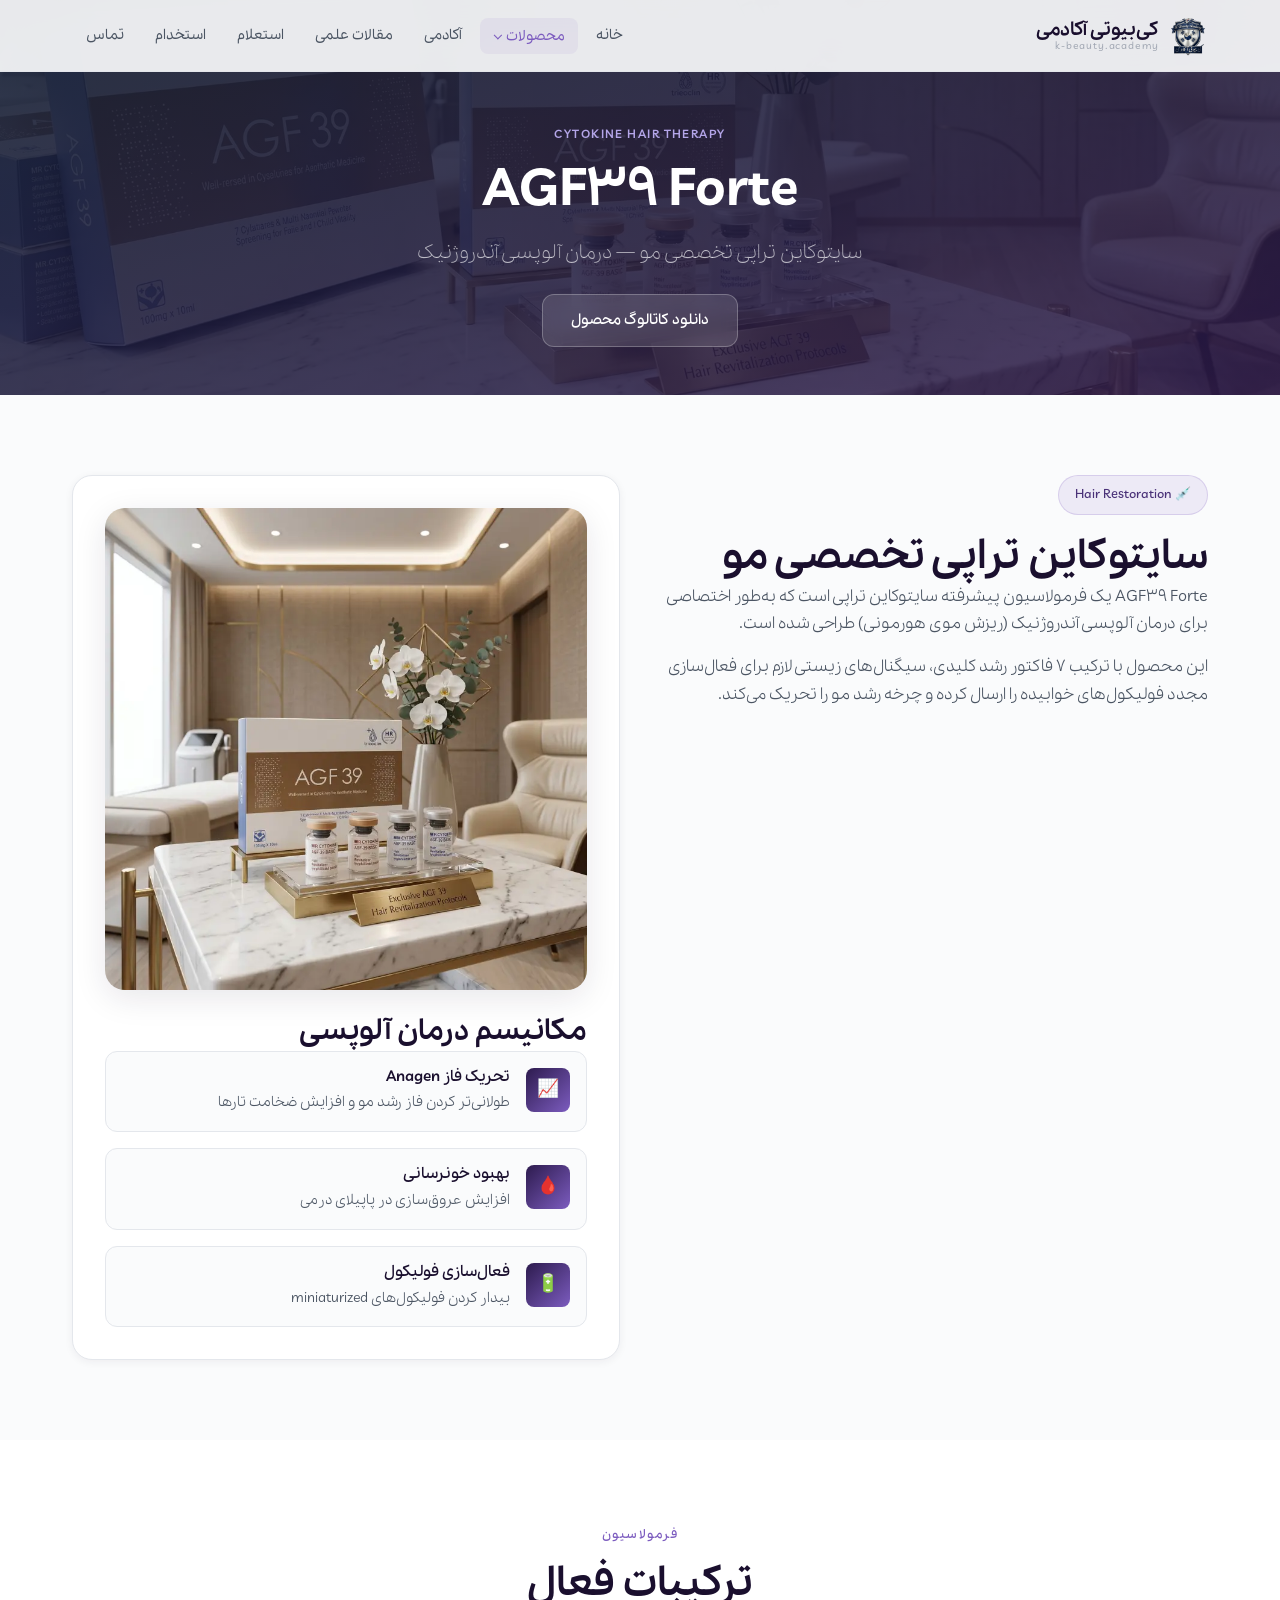
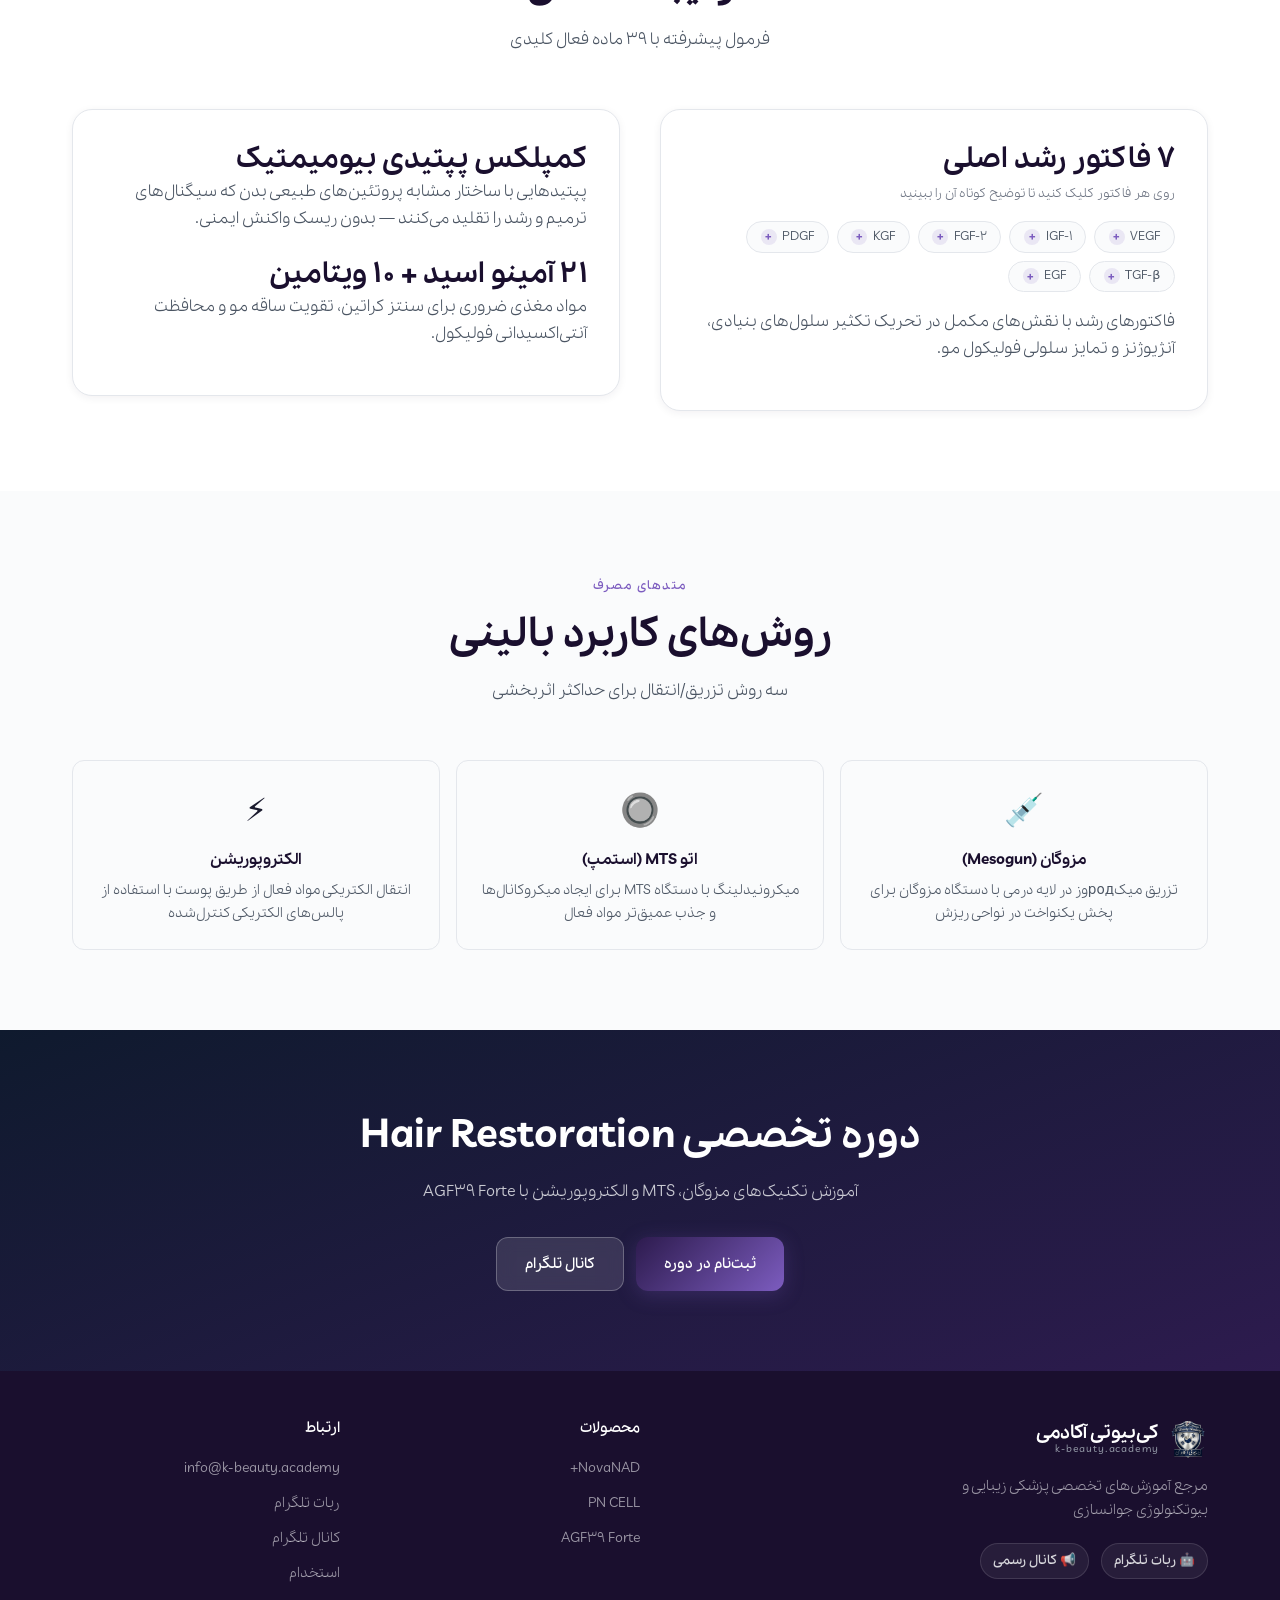
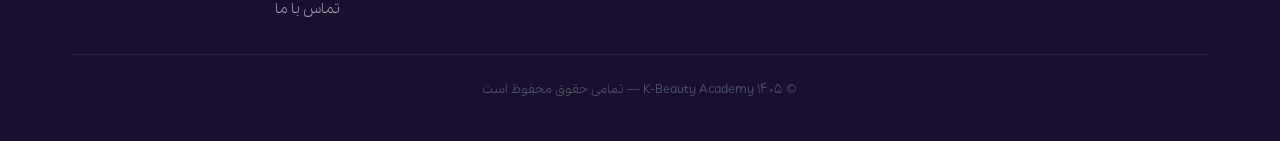
<file: agf39.html>
<!DOCTYPE html>
<html lang="fa" dir="rtl">
<head>
  <meta charset="UTF-8">
  <meta name="viewport" content="width=device-width, initial-scale=1.0">
  <!-- Google Tag Manager -->
  <script>(function(w,d,s,l,i){w[l]=w[l]||[];w[l].push({'gtm.start':
  new Date().getTime(),event:'gtm.js'});var f=d.getElementsByTagName(s)[0],
  j=d.createElement(s),dl=l!='dataLayer'?'&l='+l:'';j.async=true;j.src=
  'https://www.googletagmanager.com/gtm.js?id='+i+dl;f.parentNode.insertBefore(j,f);
  })(window,document,'script','dataLayer','GTM-5667HGWM');</script>
  <!-- End Google Tag Manager -->
  <meta name="description" content="AGF39 Forte — سایتوکاین تراپی تخصصی مو با ۷ فاکتور رشد برای درمان آلوپسی آندروژنیک">
  <title>AGF39 Forte | K-Beauty Academy</title>
  <link rel="stylesheet" href="style.css?v=15">
  <link rel="icon" href="images/logo/favicon.png" type="image/png">
  <link rel="apple-touch-icon" href="images/logo/apple-touch-icon.png">
</head>
<body>

  <!-- Google Tag Manager (noscript) -->
  <noscript><iframe src="https://www.googletagmanager.com/ns.html?id=GTM-5667HGWM"
  height="0" width="0" style="display:none;visibility:hidden"></iframe></noscript>
  <!-- End Google Tag Manager (noscript) -->

  <header class="site-header">
    <div class="container header-inner">
      <a href="index.html" class="logo" aria-label="کی‌بیوتی آکادمی">
        <img src="images/logo/logo.png" alt="" class="logo-img" width="40" height="40">
        <div class="logo-text">
          <span>کی‌بیوتی آکادمی</span>
          <span>k-beauty.academy</span>
        </div>
      </a>
      <nav class="main-nav" aria-label="منوی اصلی">
        <ul>
          <li><a href="index.html">خانه</a></li>
          <li class="nav-dropdown">
            <button type="button" class="nav-dropdown__toggle" aria-expanded="false" aria-haspopup="true">محصولات</button>
            <ul class="nav-dropdown__menu" role="menu">
              <li role="none"><a href="novanad.html" role="menuitem">NovaNAD+</a></li>
              <li role="none"><a href="pncell.html" role="menuitem">PN CELL</a></li>
              <li role="none"><a href="agf39.html" role="menuitem">AGF39</a></li>
            </ul>
          </li>
          <li><a href="academy.html">آکادمی</a></li>
          <li><a href="articles.html">مقالات علمی</a></li>
          <li><a href="verify.html">استعلام</a></li>
          <li><a href="career/">استخدام</a></li>
          <li><a href="contact.html">تماس</a></li>
        </ul>
      </nav>
      <button class="menu-toggle" aria-label="باز کردن منو" aria-expanded="false">
        <span class="menu-toggle__icon" aria-hidden="true">
          <span class="menu-toggle__bar"></span>
          <span class="menu-toggle__bar"></span>
          <span class="menu-toggle__bar"></span>
        </span>
        <span class="menu-toggle__label">منو</span>
      </button>
    </div>
  </header>

  <div class="mobile-nav" aria-hidden="true">
    <nav class="mobile-nav-panel" aria-label="منوی موبایل">
      <ul>
        <li><a href="index.html">خانه</a></li>
        <li class="mobile-nav-group">
          <button type="button" class="mobile-nav-group__toggle" aria-expanded="false">محصولات</button>
          <ul class="mobile-nav-sub">
            <li><a href="novanad.html">NovaNAD+</a></li>
            <li><a href="pncell.html">PN CELL</a></li>
            <li><a href="agf39.html">AGF39</a></li>
          </ul>
        </li>
        <li><a href="academy.html">آکادمی</a></li>
        <li><a href="articles.html">مقالات علمی</a></li>
        <li><a href="verify.html">استعلام گواهینامه</a></li>
        <li><a href="career/">استخدام</a></li>
        <li><a href="contact.html">تماس با ما</a></li>
      </ul>
    </nav>
  </div>

  <main>
    <section class="page-hero page-hero--bg page-hero--agf39">
      <div class="container">
        <span class="eyebrow">Cytokine Hair Therapy</span>
        <h1>AGF39 Forte</h1>
        <p class="lead">سایتوکاین تراپی تخصصی مو — درمان آلوپسی آندروژنیک</p>
        <div class="page-hero__actions">
          <a href="downloads/brochures/agf39-catalog.pdf" class="btn btn--ghost product-catalog-btn" download="AGF39-catalog.pdf" data-product="agf39">دانلود کاتالوگ محصول</a>
        </div>
      </div>
    </section>

    <section class="section">
      <div class="container content-grid">
        <div>
          <span class="tech-badge">💉 Hair Restoration</span>
          <h2>سایتوکاین تراپی تخصصی مو</h2>
          <p>AGF39 Forte یک فرمولاسیون پیشرفته سایتوکاین تراپی است که به‌طور اختصاصی برای درمان آلوپسی آندروژنیک (ریزش موی هورمونی) طراحی شده است.</p>
          <p>این محصول با ترکیب ۷ فاکتور رشد کلیدی، سیگنال‌های زیستی لازم برای فعال‌سازی مجدد فولیکول‌های خوابیده را ارسال کرده و چرخه رشد مو را تحریک می‌کند.</p>
        </div>
        <div class="content-block">
          <img src="images/products/agf39.webp" alt="محصول AGF39 Forte" class="product-showcase" width="600" height="600" loading="lazy">
          <h3>مکانیسم درمان آلوپسی</h3>
          <div class="feature-list">
            <div class="feature-item">
              <div class="feature-icon">📈</div>
              <div>
                <h4>تحریک فاز Anagen</h4>
                <p>طولانی‌تر کردن فاز رشد مو و افزایش ضخامت تارها</p>
              </div>
            </div>
            <div class="feature-item">
              <div class="feature-icon">🩸</div>
              <div>
                <h4>بهبود خونرسانی</h4>
                <p>افزایش عروق‌سازی در پاپیلای درمی</p>
              </div>
            </div>
            <div class="feature-item">
              <div class="feature-icon">🔋</div>
              <div>
                <h4>فعال‌سازی فولیکول</h4>
                <p>بیدار کردن فولیکول‌های miniaturized</p>
              </div>
            </div>
          </div>
        </div>
      </div>
    </section>

    <section class="section section--alt">
      <div class="container">
        <div class="section-header">
          <span class="eyebrow">فرمولاسیون</span>
          <h2>ترکیبات فعال</h2>
          <p>فرمول پیشرفته با ۳۹ ماده فعال کلیدی</p>
        </div>
        <div class="content-grid">
          <div class="content-block">
            <h3>۷ فاکتور رشد اصلی</h3>
            <p class="growth-factors-hint">روی هر فاکتور کلیک کنید تا توضیح کوتاه آن را ببینید</p>
            <div class="ingredient-tags growth-factors" id="growth-factors">
              <button type="button" class="ingredient-tag ingredient-tag--interactive" data-factor="VEGF" aria-expanded="false">
                VEGF<span class="ingredient-tag__hint" aria-hidden="true">+</span>
              </button>
              <button type="button" class="ingredient-tag ingredient-tag--interactive" data-factor="IGF-1" aria-expanded="false">
                IGF-1<span class="ingredient-tag__hint" aria-hidden="true">+</span>
              </button>
              <button type="button" class="ingredient-tag ingredient-tag--interactive" data-factor="FGF-2" aria-expanded="false">
                FGF-2<span class="ingredient-tag__hint" aria-hidden="true">+</span>
              </button>
              <button type="button" class="ingredient-tag ingredient-tag--interactive" data-factor="KGF" aria-expanded="false">
                KGF<span class="ingredient-tag__hint" aria-hidden="true">+</span>
              </button>
              <button type="button" class="ingredient-tag ingredient-tag--interactive" data-factor="PDGF" aria-expanded="false">
                PDGF<span class="ingredient-tag__hint" aria-hidden="true">+</span>
              </button>
              <button type="button" class="ingredient-tag ingredient-tag--interactive" data-factor="TGF-β" aria-expanded="false">
                TGF-β<span class="ingredient-tag__hint" aria-hidden="true">+</span>
              </button>
              <button type="button" class="ingredient-tag ingredient-tag--interactive" data-factor="EGF" aria-expanded="false">
                EGF<span class="ingredient-tag__hint" aria-hidden="true">+</span>
              </button>
            </div>
            <div class="growth-factor-panel" id="growth-factor-panel" hidden role="status" aria-live="polite">
              <p class="growth-factor-panel__abbr" id="growth-factor-abbr"></p>
              <p class="growth-factor-panel__name" id="growth-factor-name"></p>
              <p class="growth-factor-panel__desc" id="growth-factor-desc"></p>
            </div>
            <p style="margin-top:1rem">فاکتورهای رشد با نقش‌های مکمل در تحریک تکثیر سلول‌های بنیادی، آنژیوژنز و تمایز سلولی فولیکول مو.</p>
          </div>
          <div class="content-block">
            <h3>کمپلکس پپتیدی بیومیمتیک</h3>
            <p>پپتیدهایی با ساختار مشابه پروتئین‌های طبیعی بدن که سیگنال‌های ترمیم و رشد را تقلید می‌کنند — بدون ریسک واکنش ایمنی.</p>
            <h3 style="margin-top:1.5rem">۲۱ آمینو اسید + ۱۰ ویتامین</h3>
            <p>مواد مغذی ضروری برای سنتز کراتین، تقویت ساقه مو و محافظت آنتی‌اکسیدانی فولیکول.</p>
          </div>
        </div>
      </div>
    </section>

    <section class="section">
      <div class="container">
        <div class="section-header">
          <span class="eyebrow">متدهای مصرف</span>
          <h2>روش‌های کاربرد بالینی</h2>
          <p>سه روش تزریق/انتقال برای حداکثر اثربخشی</p>
        </div>
        <div class="methods-grid">
          <div class="method-card">
            <div class="method-icon">💉</div>
            <h4>مزوگان (Mesogun)</h4>
            <p>تزریق میکродوز در لایه درمی با دستگاه مزوگان برای پخش یکنواخت در نواحی ریزش</p>
          </div>
          <div class="method-card">
            <div class="method-icon">🔘</div>
            <h4>اتو MTS (استمپ)</h4>
            <p>میکرونیدلینگ با دستگاه MTS برای ایجاد میکروکانال‌ها و جذب عمیق‌تر مواد فعال</p>
          </div>
          <div class="method-card">
            <div class="method-icon">⚡</div>
            <h4>الکتروپوریشن</h4>
            <p>انتقال الکتریکی مواد فعال از طریق پوست با استفاده از پالس‌های الکتریکی کنترل‌شده</p>
          </div>
        </div>
      </div>
    </section>

    <section class="section section--dark">
      <div class="container" style="text-align:center">
        <h2>دوره تخصصی Hair Restoration</h2>
        <p style="max-width:560px;margin:1rem auto 2rem">آموزش تکنیک‌های مزوگان، MTS و الکتروپوریشن با AGF39 Forte</p>
        <div class="cta-button-row">
          <a href="academy.html" class="btn btn--primary">ثبت‌نام در دوره</a>
          <a href="#" class="btn btn--ghost" data-telegram-channel>کانال تلگرام</a>
        </div>
      </div>
    </section>
  </main>

  <footer class="site-footer">
    <div class="container">
      <div class="footer-grid">
        <div class="footer-brand">
          <a href="index.html" class="logo">
            <img src="images/logo/logo.png" alt="" class="logo-img" width="40" height="40">
            <div class="logo-text">
              <span>کی‌بیوتی آکادمی</span>
              <span>k-beauty.academy</span>
            </div>
          </a>
          <p>مرجع آموزش‌های تخصصی پزشکی زیبایی و بیوتکنولوژی جوانسازی</p>
          <div class="footer-telegram">
            <a href="#" class="footer-telegram__link" data-telegram>🤖 ربات تلگرام</a>
            <a href="#" class="footer-telegram__link" data-telegram-channel>📢 کانال رسمی</a>
          </div>
        </div>
        <div class="footer-links">
          <h4>محصولات</h4>
          <ul>
            <li><a href="novanad.html">NovaNAD+</a></li>
            <li><a href="pncell.html">PN CELL</a></li>
            <li><a href="agf39.html">AGF39 Forte</a></li>
          </ul>
        </div>
        <div class="footer-links">
          <h4>ارتباط</h4>
          <ul>
            <li><a href="mailto:info@k-beauty.academy">info@k-beauty.academy</a></li>
            <li><a href="#" data-telegram>ربات تلگرام</a></li>
            <li><a href="#" data-telegram-channel>کانال تلگرام</a></li>
            <li><a href="career/">استخدام</a></li>
            <li><a href="contact.html">تماس با ما</a></li>
          </ul>
        </div>
      </div>
      <div class="footer-bottom">
        <p>© ۱۴۰۵ K-Beauty Academy — تمامی حقوق محفوظ است</p>
      </div>
    </div>
  </footer>

  <script src="analytics.js?v=1"></script>
  <script src="main.js?v=13"></script>
</body>
</html>
</file>
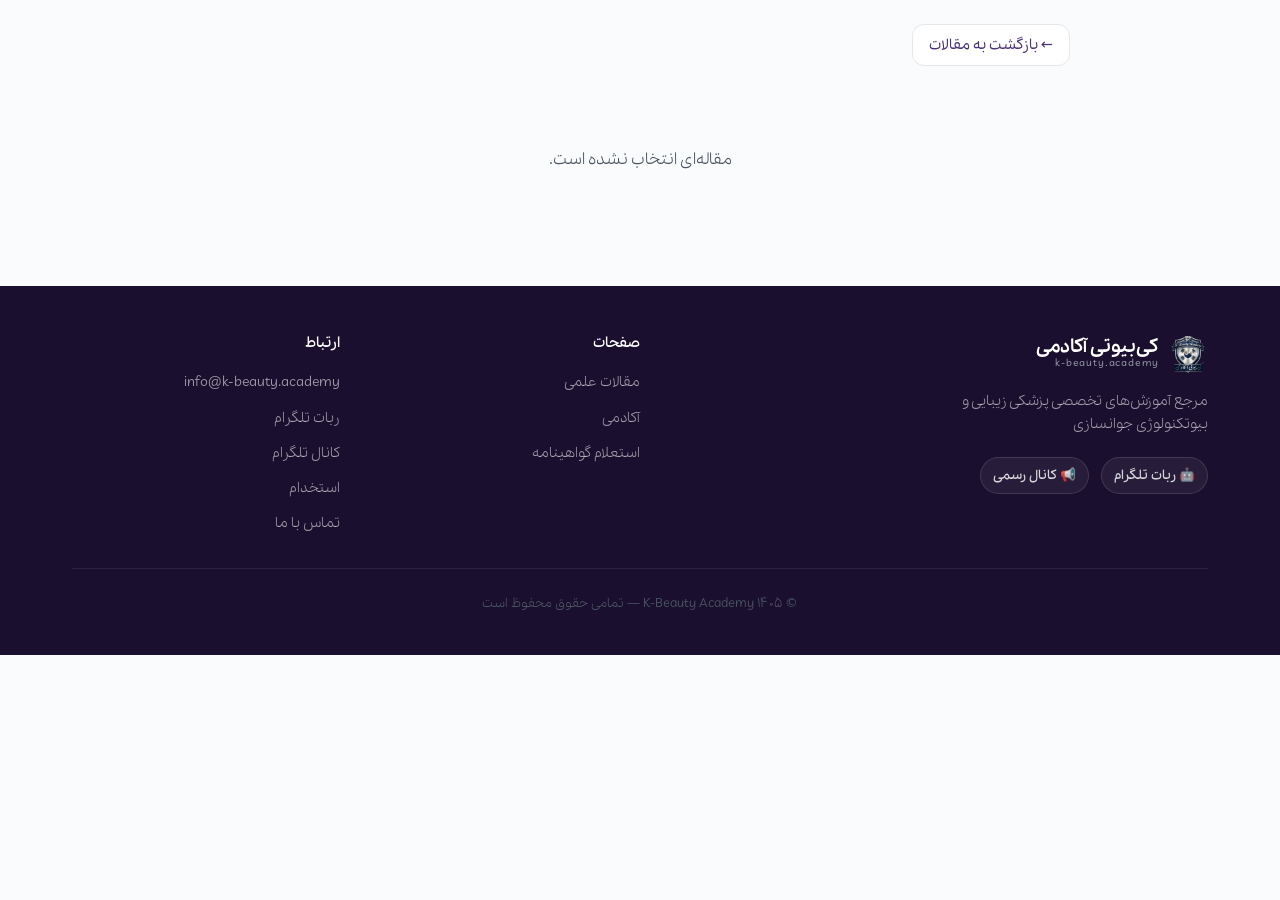
<file: article.html>
<!DOCTYPE html>
<html lang="fa" dir="rtl">
<head>
  <meta charset="UTF-8">
  <meta name="viewport" content="width=device-width, initial-scale=1.0">
  <!-- Google Tag Manager -->
  <script>(function(w,d,s,l,i){w[l]=w[l]||[];w[l].push({'gtm.start':
  new Date().getTime(),event:'gtm.js'});var f=d.getElementsByTagName(s)[0],
  j=d.createElement(s),dl=l!='dataLayer'?'&l='+l:'';j.async=true;j.src=
  'https://www.googletagmanager.com/gtm.js?id='+i+dl;f.parentNode.insertBefore(j,f);
  })(window,document,'script','dataLayer','GTM-5667HGWM');</script>
  <!-- End Google Tag Manager -->
  <meta name="description" content="مقاله علمی | K-Beauty Academy">
  <title>مقاله | K-Beauty Academy</title>
  <link rel="stylesheet" href="style.css?v=7">
  <link rel="icon" href="images/logo/favicon.png" type="image/png">
  <link rel="apple-touch-icon" href="images/logo/apple-touch-icon.png">
</head>
<body class="article-page-body">

  <!-- Google Tag Manager (noscript) -->
  <noscript><iframe src="https://www.googletagmanager.com/ns.html?id=GTM-5667HGWM"
  height="0" width="0" style="display:none;visibility:hidden"></iframe></noscript>
  <!-- End Google Tag Manager (noscript) -->

  <div id="article-page" class="article-page">
    <p class="article-page__loading">در حال بارگذاری...</p>
  </div>

  <footer class="site-footer">
    <div class="container">
      <div class="footer-grid">
        <div class="footer-brand">
          <a href="index.html" class="logo">
            <img src="images/logo/logo.png" alt="" class="logo-img" width="40" height="40">
            <div class="logo-text">
              <span>کی‌بیوتی آکادمی</span>
              <span>k-beauty.academy</span>
            </div>
          </a>
          <p>مرجع آموزش‌های تخصصی پزشکی زیبایی و بیوتکنولوژی جوانسازی</p>
          <div class="footer-telegram">
            <a href="#" class="footer-telegram__link" data-telegram>🤖 ربات تلگرام</a>
            <a href="#" class="footer-telegram__link" data-telegram-channel>📢 کانال رسمی</a>
          </div>
        </div>
        <div class="footer-links">
          <h4>صفحات</h4>
          <ul>
            <li><a href="articles.html">مقالات علمی</a></li>
            <li><a href="academy.html">آکادمی</a></li>
            <li><a href="verify.html">استعلام گواهینامه</a></li>
          </ul>
        </div>
        <div class="footer-links">
          <h4>ارتباط</h4>
          <ul>
            <li><a href="mailto:info@k-beauty.academy">info@k-beauty.academy</a></li>
            <li><a href="#" data-telegram>ربات تلگرام</a></li>
            <li><a href="#" data-telegram-channel>کانال تلگرام</a></li>
            <li><a href="career/">استخدام</a></li>
            <li><a href="contact.html">تماس با ما</a></li>
          </ul>
        </div>
      </div>
      <div class="footer-bottom">
        <p>© ۱۴۰۵ K-Beauty Academy — تمامی حقوق محفوظ است</p>
      </div>
    </div>
  </footer>

  <script src="analytics.js?v=1"></script>
  <script src="main.js?v=10"></script>
  <script src="articles.js?v=9"></script>
</body>
</html>
</file>
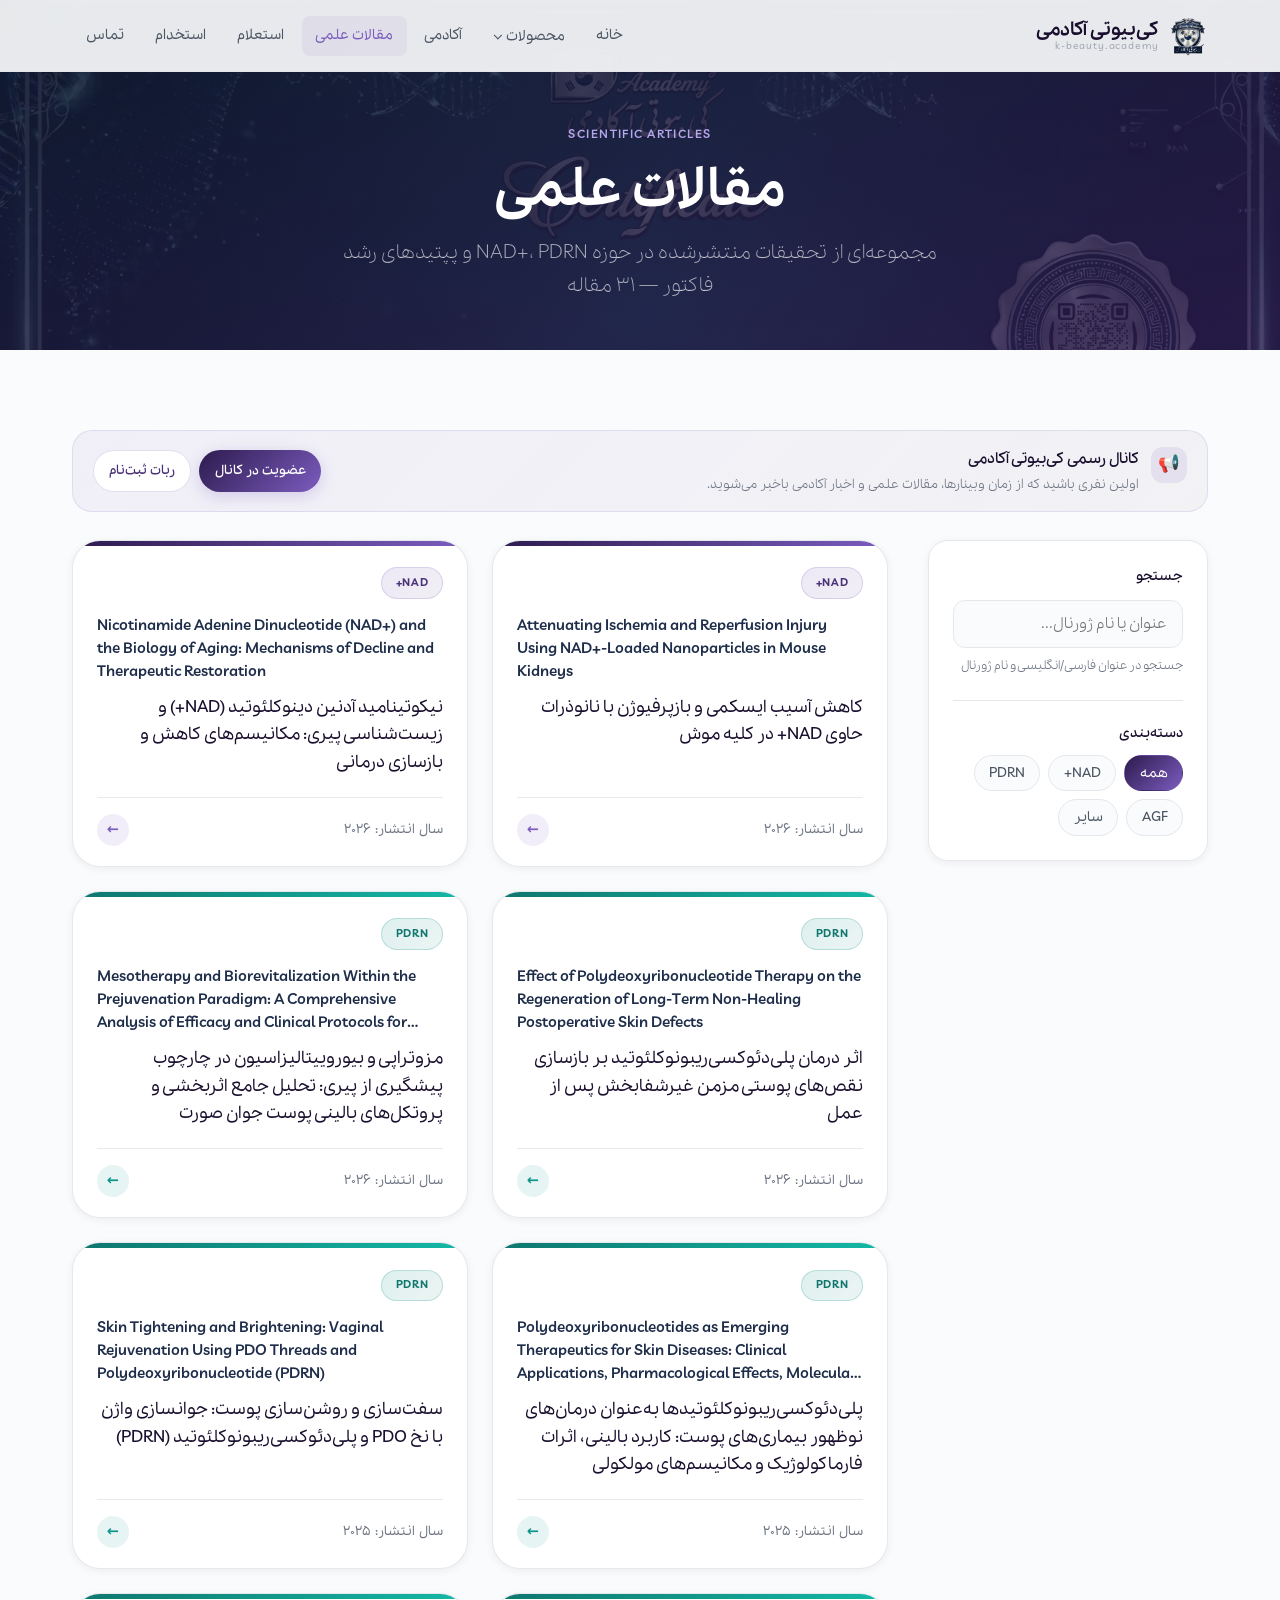
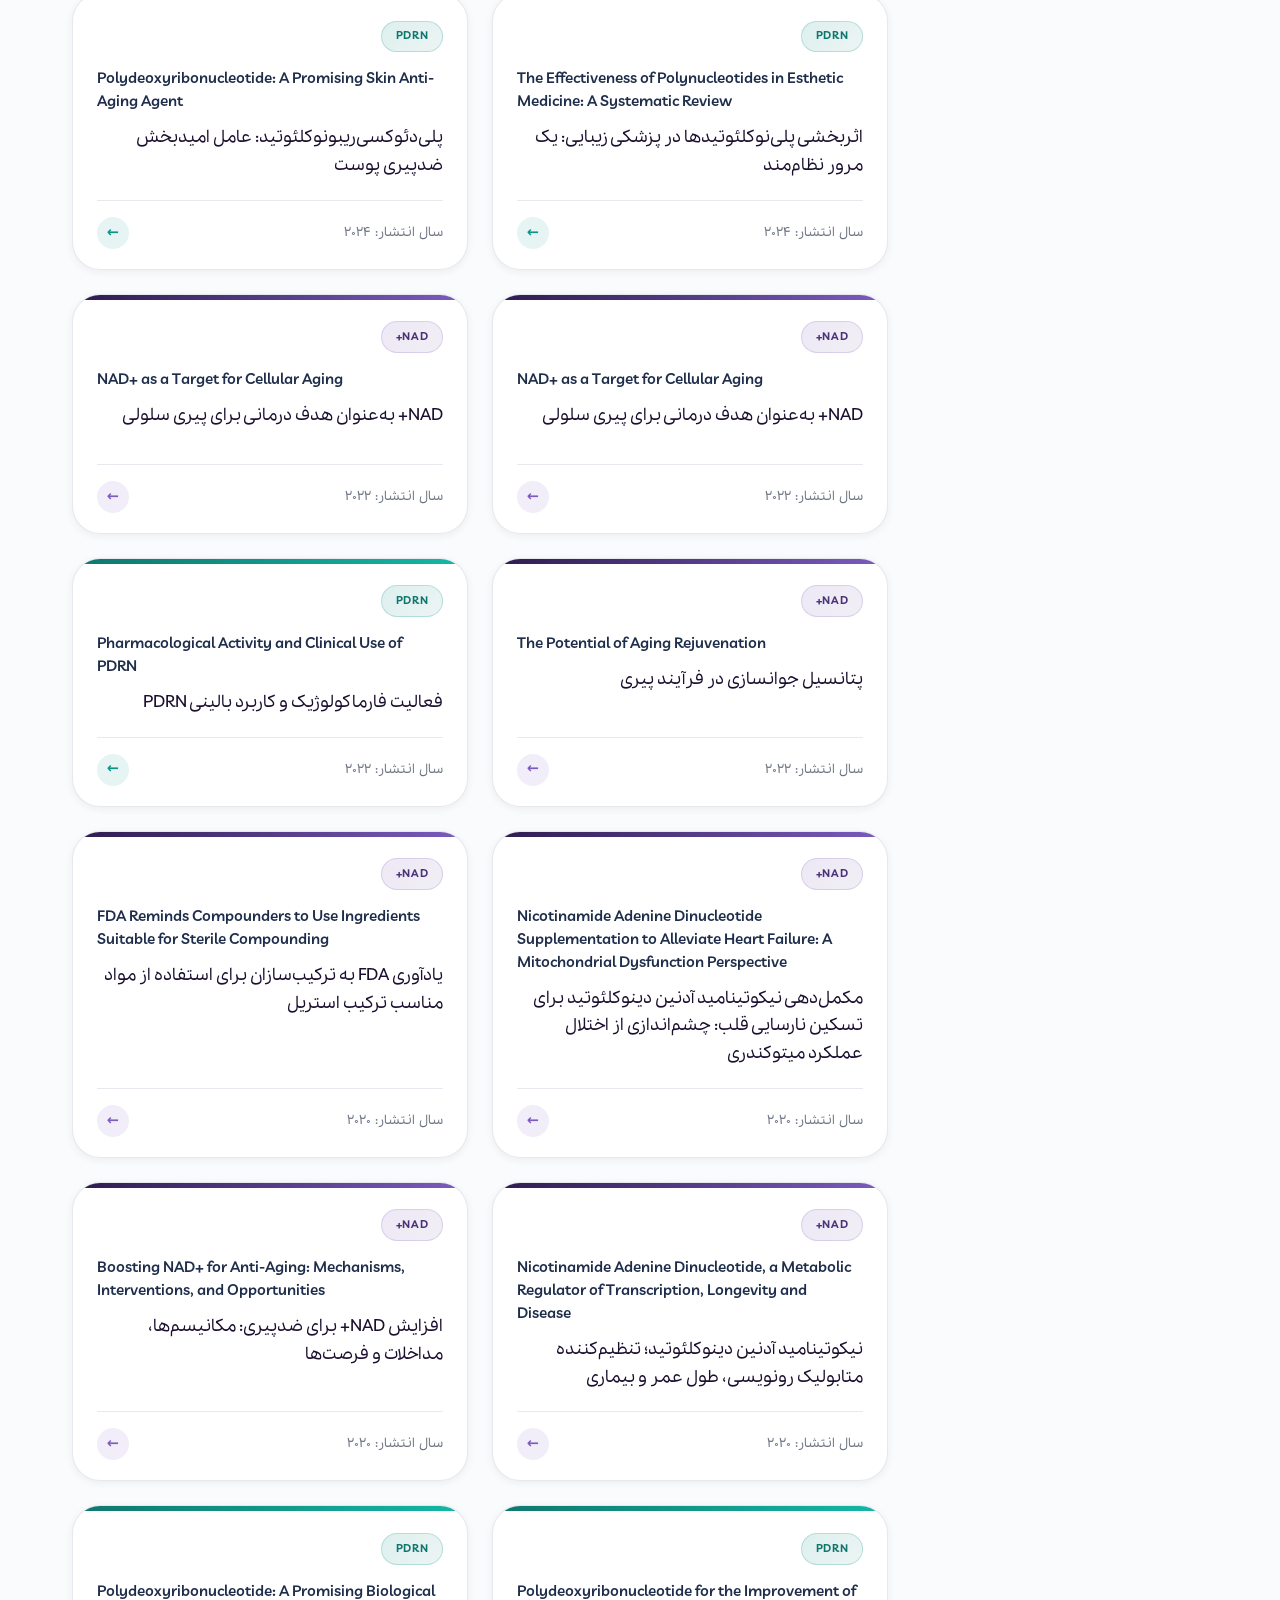
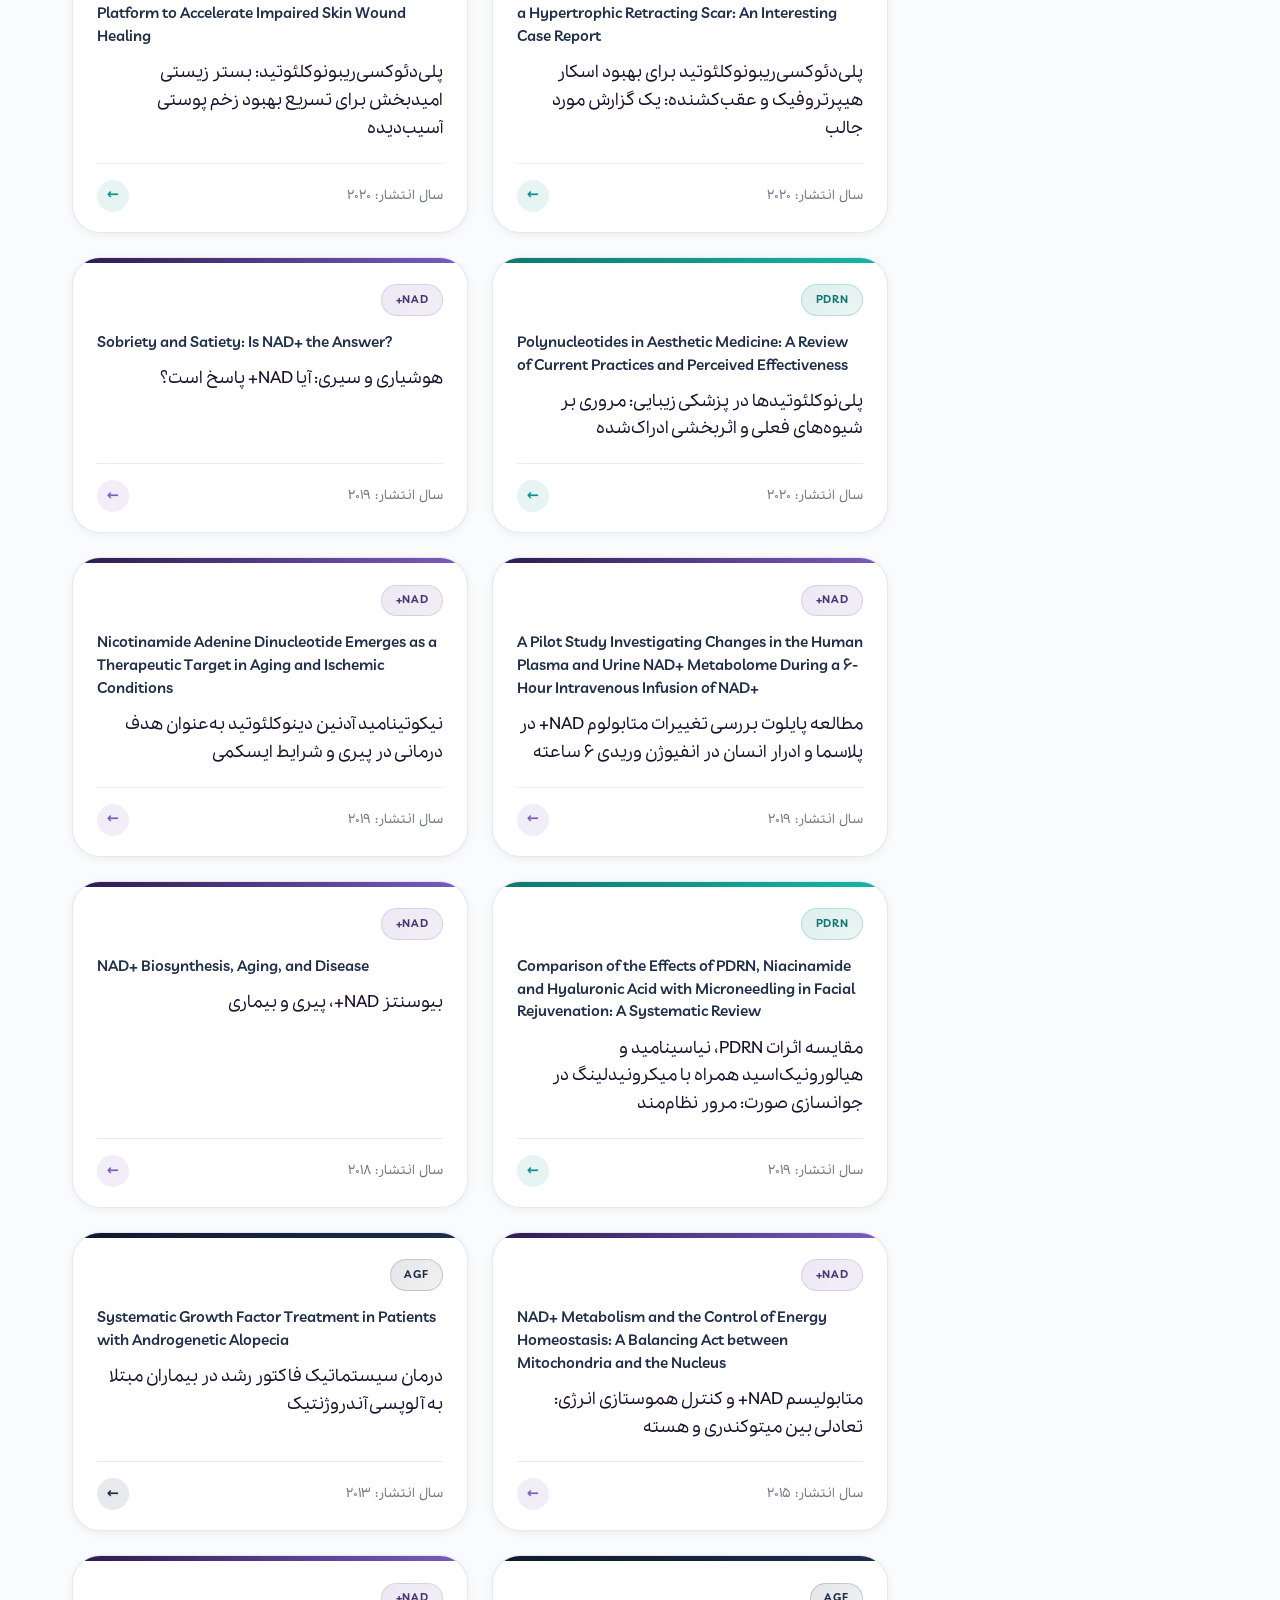
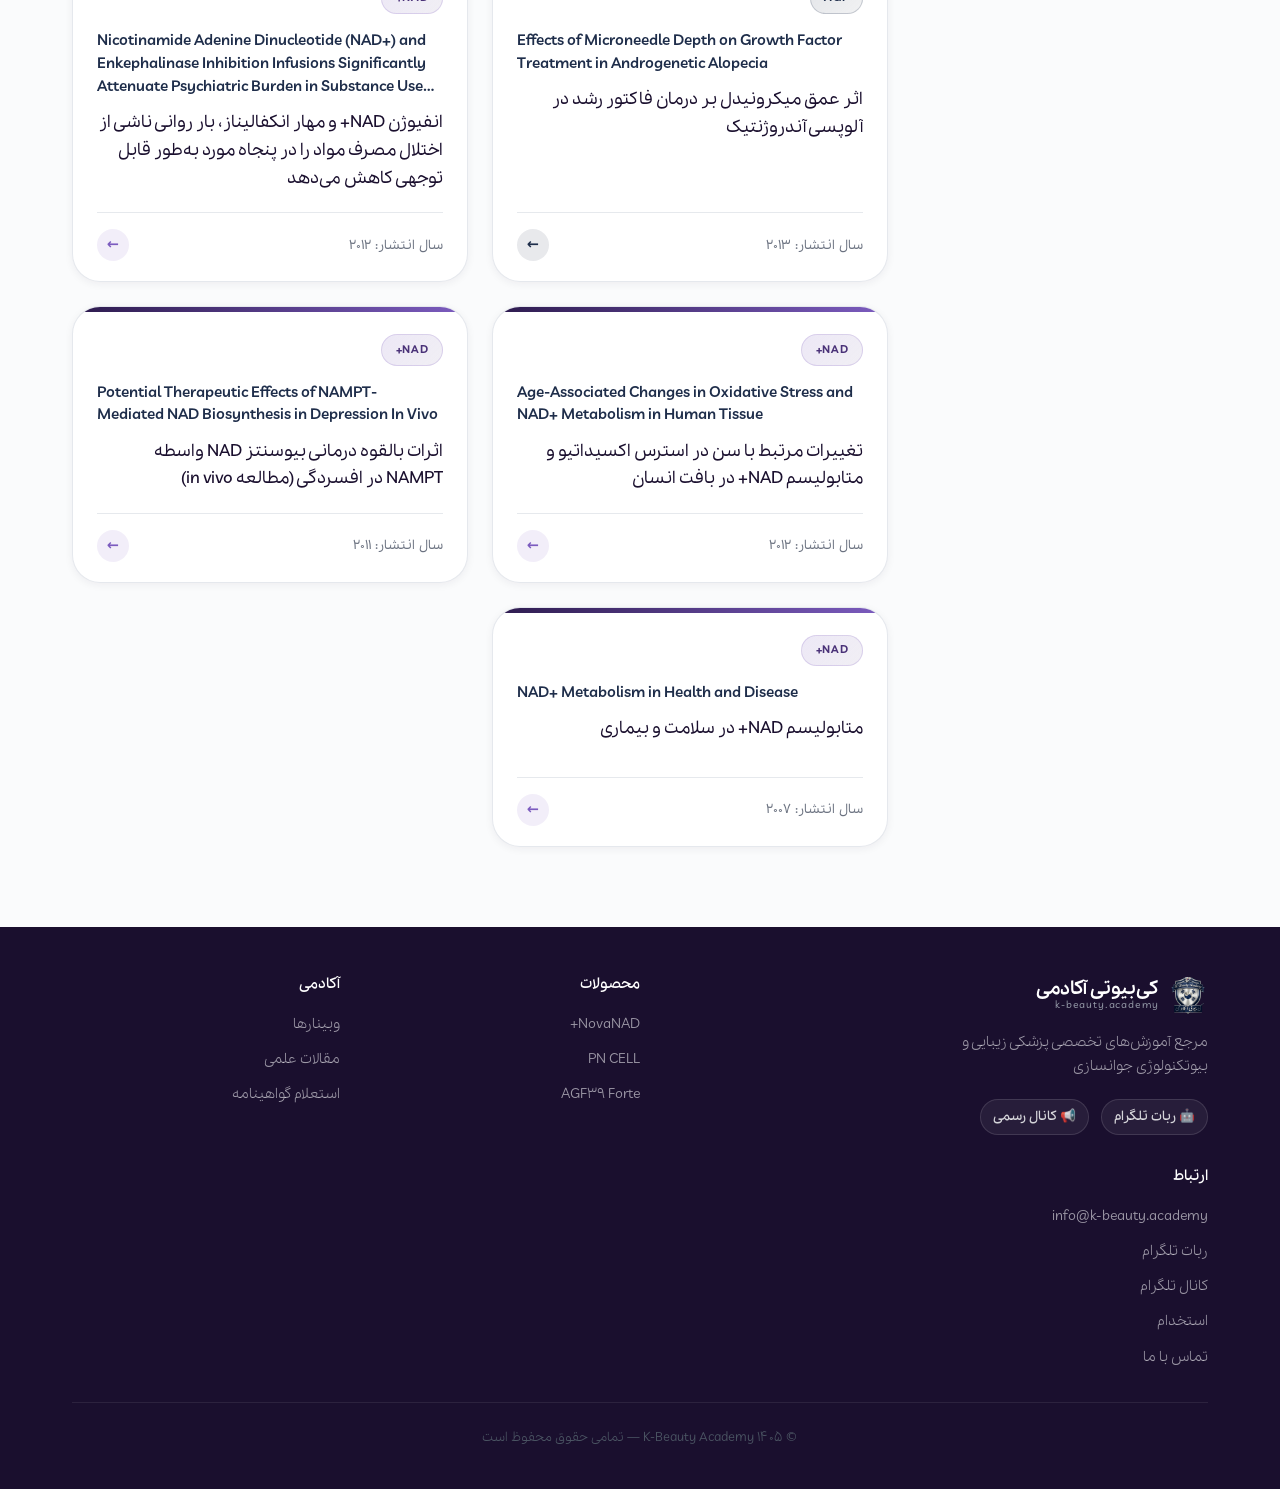
<file: articles.html>
<!DOCTYPE html>
<html lang="fa" dir="rtl">
<head>
  <meta charset="UTF-8">
  <meta name="viewport" content="width=device-width, initial-scale=1.0">
  <!-- Google Tag Manager -->
  <script>(function(w,d,s,l,i){w[l]=w[l]||[];w[l].push({'gtm.start':
  new Date().getTime(),event:'gtm.js'});var f=d.getElementsByTagName(s)[0],
  j=d.createElement(s),dl=l!='dataLayer'?'&l='+l:'';j.async=true;j.src=
  'https://www.googletagmanager.com/gtm.js?id='+i+dl;f.parentNode.insertBefore(j,f);
  })(window,document,'script','dataLayer','GTM-5667HGWM');</script>
  <!-- End Google Tag Manager -->
  <meta name="description" content="مقالات علمی K-Beauty Academy — مرور تحقیقات NAD+، PDRN و AGF در پزشکی زیبایی و بیوتکنولوژی جوانسازی">
  <title>مقالات علمی | K-Beauty Academy</title>
  <link rel="stylesheet" href="style.css?v=7">
  <link rel="icon" href="images/logo/favicon.png" type="image/png">
  <link rel="apple-touch-icon" href="images/logo/apple-touch-icon.png">
</head>
<body class="articles-page">

  <!-- Google Tag Manager (noscript) -->
  <noscript><iframe src="https://www.googletagmanager.com/ns.html?id=GTM-5667HGWM"
  height="0" width="0" style="display:none;visibility:hidden"></iframe></noscript>
  <!-- End Google Tag Manager (noscript) -->

  <header class="site-header">
    <div class="container header-inner">
      <a href="index.html" class="logo" aria-label="کی‌بیوتی آکادمی">
        <img src="images/logo/logo.png" alt="" class="logo-img" width="40" height="40">
        <div class="logo-text">
          <span>کی‌بیوتی آکادمی</span>
          <span>k-beauty.academy</span>
        </div>
      </a>
      <nav class="main-nav" aria-label="منوی اصلی">
        <ul>
          <li><a href="index.html">خانه</a></li>
          <li class="nav-dropdown">
            <button type="button" class="nav-dropdown__toggle" aria-expanded="false" aria-haspopup="true">محصولات</button>
            <ul class="nav-dropdown__menu" role="menu">
              <li role="none"><a href="novanad.html" role="menuitem">NovaNAD+</a></li>
              <li role="none"><a href="pncell.html" role="menuitem">PN CELL</a></li>
              <li role="none"><a href="agf39.html" role="menuitem">AGF39</a></li>
            </ul>
          </li>
          <li><a href="academy.html">آکادمی</a></li>
          <li><a href="articles.html">مقالات علمی</a></li>
          <li><a href="verify.html">استعلام</a></li>
          <li><a href="career/">استخدام</a></li>
          <li><a href="contact.html">تماس</a></li>
        </ul>
      </nav>
      <button class="menu-toggle" aria-label="باز کردن منو" aria-expanded="false">
        <span class="menu-toggle__icon" aria-hidden="true">
          <span class="menu-toggle__bar"></span>
          <span class="menu-toggle__bar"></span>
          <span class="menu-toggle__bar"></span>
        </span>
        <span class="menu-toggle__label">منو</span>
      </button>
    </div>
  </header>

  <div class="mobile-nav" aria-hidden="true">
    <nav class="mobile-nav-panel" aria-label="منوی موبایل">
      <ul>
        <li><a href="index.html">خانه</a></li>
        <li class="mobile-nav-group">
          <button type="button" class="mobile-nav-group__toggle" aria-expanded="false">محصولات</button>
          <ul class="mobile-nav-sub">
            <li><a href="novanad.html">NovaNAD+</a></li>
            <li><a href="pncell.html">PN CELL</a></li>
            <li><a href="agf39.html">AGF39</a></li>
          </ul>
        </li>
        <li><a href="academy.html">آکادمی</a></li>
        <li><a href="articles.html">مقالات علمی</a></li>
        <li><a href="verify.html">استعلام گواهینامه</a></li>
        <li><a href="career/">استخدام</a></li>
        <li><a href="contact.html">تماس با ما</a></li>
      </ul>
    </nav>
  </div>

  <main>
    <section class="page-hero page-hero--bg page-hero--articles">
      <div class="container">
        <span class="eyebrow">Scientific Articles</span>
        <h1>مقالات علمی</h1>
        <p class="lead">مجموعه‌ای از تحقیقات منتشرشده در حوزه NAD+، PDRN و پپتیدهای رشد فاکتور — <span id="articles-count"></span></p>
      </div>
    </section>

    <section class="section">
      <div class="container">
        <div class="telegram-strip">
          <div class="telegram-strip__content">
            <span class="telegram-strip__icon" aria-hidden="true">📢</span>
            <div>
              <p class="telegram-strip__title">کانال رسمی کی‌بیوتی آکادمی</p>
              <p class="telegram-strip__text">اولین نفری باشید که از زمان وبینارها، مقالات علمی و اخبار آکادمی باخبر می‌شوید.</p>
            </div>
          </div>
          <div class="telegram-strip__actions">
            <a href="#" class="telegram-strip__btn telegram-strip__btn--channel" data-telegram-channel>عضویت در کانال</a>
            <a href="#" class="telegram-strip__btn telegram-strip__btn--ghost" data-telegram>ربات ثبت‌نام</a>
          </div>
        </div>

        <div class="articles-layout">
          <aside class="articles-sidebar" aria-label="فیلتر و جستجو">
            <div class="articles-sidebar__block">
              <label for="articles-search" class="articles-sidebar__label">جستجو</label>
              <input
                type="search"
                id="articles-search"
                class="articles-search-input"
                placeholder="عنوان یا نام ژورنال..."
                autocomplete="off"
              >
              <p class="articles-sidebar__hint">جستجو در عنوان فارسی/انگلیسی و نام ژورنال</p>
            </div>

            <div class="articles-sidebar__block">
              <h2 class="articles-sidebar__label">دسته‌بندی</h2>
              <div class="articles-filters" role="group" aria-label="فیلتر دسته‌بندی">
                <button type="button" class="articles-filter active" data-article-filter="all">همه</button>
                <button type="button" class="articles-filter" data-article-filter="nad">NAD+</button>
                <button type="button" class="articles-filter" data-article-filter="pdrn">PDRN</button>
                <button type="button" class="articles-filter" data-article-filter="agf">AGF</button>
                <button type="button" class="articles-filter" data-article-filter="other">سایر</button>
              </div>
            </div>
          </aside>

          <div class="articles-main">
            <div id="articles-active-filters" class="articles-active-filters" hidden aria-live="polite"></div>
            <div id="articles-grid" class="articles-grid" aria-live="polite"></div>
            <p id="articles-empty" class="articles-empty" hidden>مقاله‌ای یافت نشد.</p>
          </div>
        </div>
      </div>
    </section>
  </main>

  <button type="button" class="articles-fab" id="articles-fab" aria-expanded="false" aria-controls="articles-sheet">
    <span class="articles-fab__icon" aria-hidden="true">⌕</span>
    <span class="articles-fab__text">فیلتر و جستجو</span>
    <span class="articles-fab__badge" id="articles-fab-badge" hidden>۰</span>
  </button>

  <div class="articles-sheet" id="articles-sheet" aria-hidden="true">
    <div class="articles-sheet__backdrop" data-sheet-close></div>
    <div class="articles-sheet__panel" role="dialog" aria-modal="true" aria-labelledby="articles-sheet-title">
      <div class="articles-sheet__header">
        <h2 id="articles-sheet-title">جستجو و فیلتر</h2>
        <button type="button" class="articles-sheet__close" data-sheet-close aria-label="بستن">×</button>
      </div>
      <div class="articles-sheet__body">
        <div class="articles-sidebar__block">
          <label for="articles-search-mobile" class="articles-sidebar__label">جستجو</label>
          <input
            type="search"
            id="articles-search-mobile"
            class="articles-search-input"
            placeholder="عنوان مقاله..."
            autocomplete="off"
          >
          <p class="articles-sidebar__hint">جستجو در عنوان فارسی و انگلیسی</p>
        </div>
        <div class="articles-sidebar__block">
          <h3 class="articles-sidebar__label">دسته‌بندی</h3>
          <div class="articles-filters articles-filters--sheet" role="group" aria-label="فیلتر دسته‌بندی موبایل">
            <button type="button" class="articles-filter" data-article-filter-mobile="all">همه</button>
            <button type="button" class="articles-filter" data-article-filter-mobile="nad">NAD+</button>
            <button type="button" class="articles-filter" data-article-filter-mobile="pdrn">PDRN</button>
            <button type="button" class="articles-filter" data-article-filter-mobile="agf">AGF</button>
            <button type="button" class="articles-filter" data-article-filter-mobile="other">سایر</button>
          </div>
        </div>
      </div>
      <div class="articles-sheet__footer">
        <button type="button" class="btn btn--ghost btn--full-mobile" id="articles-filter-reset">پاک کردن</button>
        <button type="button" class="btn btn--primary btn--full-mobile" id="articles-filter-apply">اعمال فیلتر</button>
      </div>
    </div>
  </div>

  <footer class="site-footer">
    <div class="container">
      <div class="footer-grid">
        <div class="footer-brand">
          <a href="index.html" class="logo" aria-label="کی‌بیوتی آکادمی">
            <img src="images/logo/logo.png" alt="" class="logo-img" width="36" height="36">
            <div class="logo-text">
              <span>کی‌بیوتی آکادمی</span>
              <span>k-beauty.academy</span>
            </div>
          </a>
          <p>مرجع آموزش‌های تخصصی پزشکی زیبایی و بیوتکنولوژی جوانسازی</p>
          <div class="footer-telegram">
            <a href="#" class="footer-telegram__link" data-telegram>🤖 ربات تلگرام</a>
            <a href="#" class="footer-telegram__link" data-telegram-channel>📢 کانال رسمی</a>
          </div>
        </div>
        <div class="footer-links">
          <h4>محصولات</h4>
          <ul>
            <li><a href="novanad.html">NovaNAD+</a></li>
            <li><a href="pncell.html">PN CELL</a></li>
            <li><a href="agf39.html">AGF39 Forte</a></li>
          </ul>
        </div>
        <div class="footer-links">
          <h4>آکادمی</h4>
          <ul>
            <li><a href="academy.html">وبینارها</a></li>
            <li><a href="articles.html">مقالات علمی</a></li>
            <li><a href="verify.html">استعلام گواهینامه</a></li>
          </ul>
        </div>
        <div class="footer-links">
          <h4>ارتباط</h4>
          <ul>
            <li><a href="mailto:info@k-beauty.academy">info@k-beauty.academy</a></li>
            <li><a href="#" data-telegram>ربات تلگرام</a></li>
            <li><a href="#" data-telegram-channel>کانال تلگرام</a></li>
            <li><a href="career/">استخدام</a></li>
            <li><a href="contact.html">تماس با ما</a></li>
          </ul>
        </div>
      </div>
      <div class="footer-bottom">
        <p>© ۱۴۰۵ K-Beauty Academy — تمامی حقوق محفوظ است</p>
      </div>
    </div>
  </footer>

  <script src="analytics.js?v=1"></script>
  <script src="main.js?v=10"></script>
  <script src="articles.js?v=9"></script>
</body>
</html>
</file>
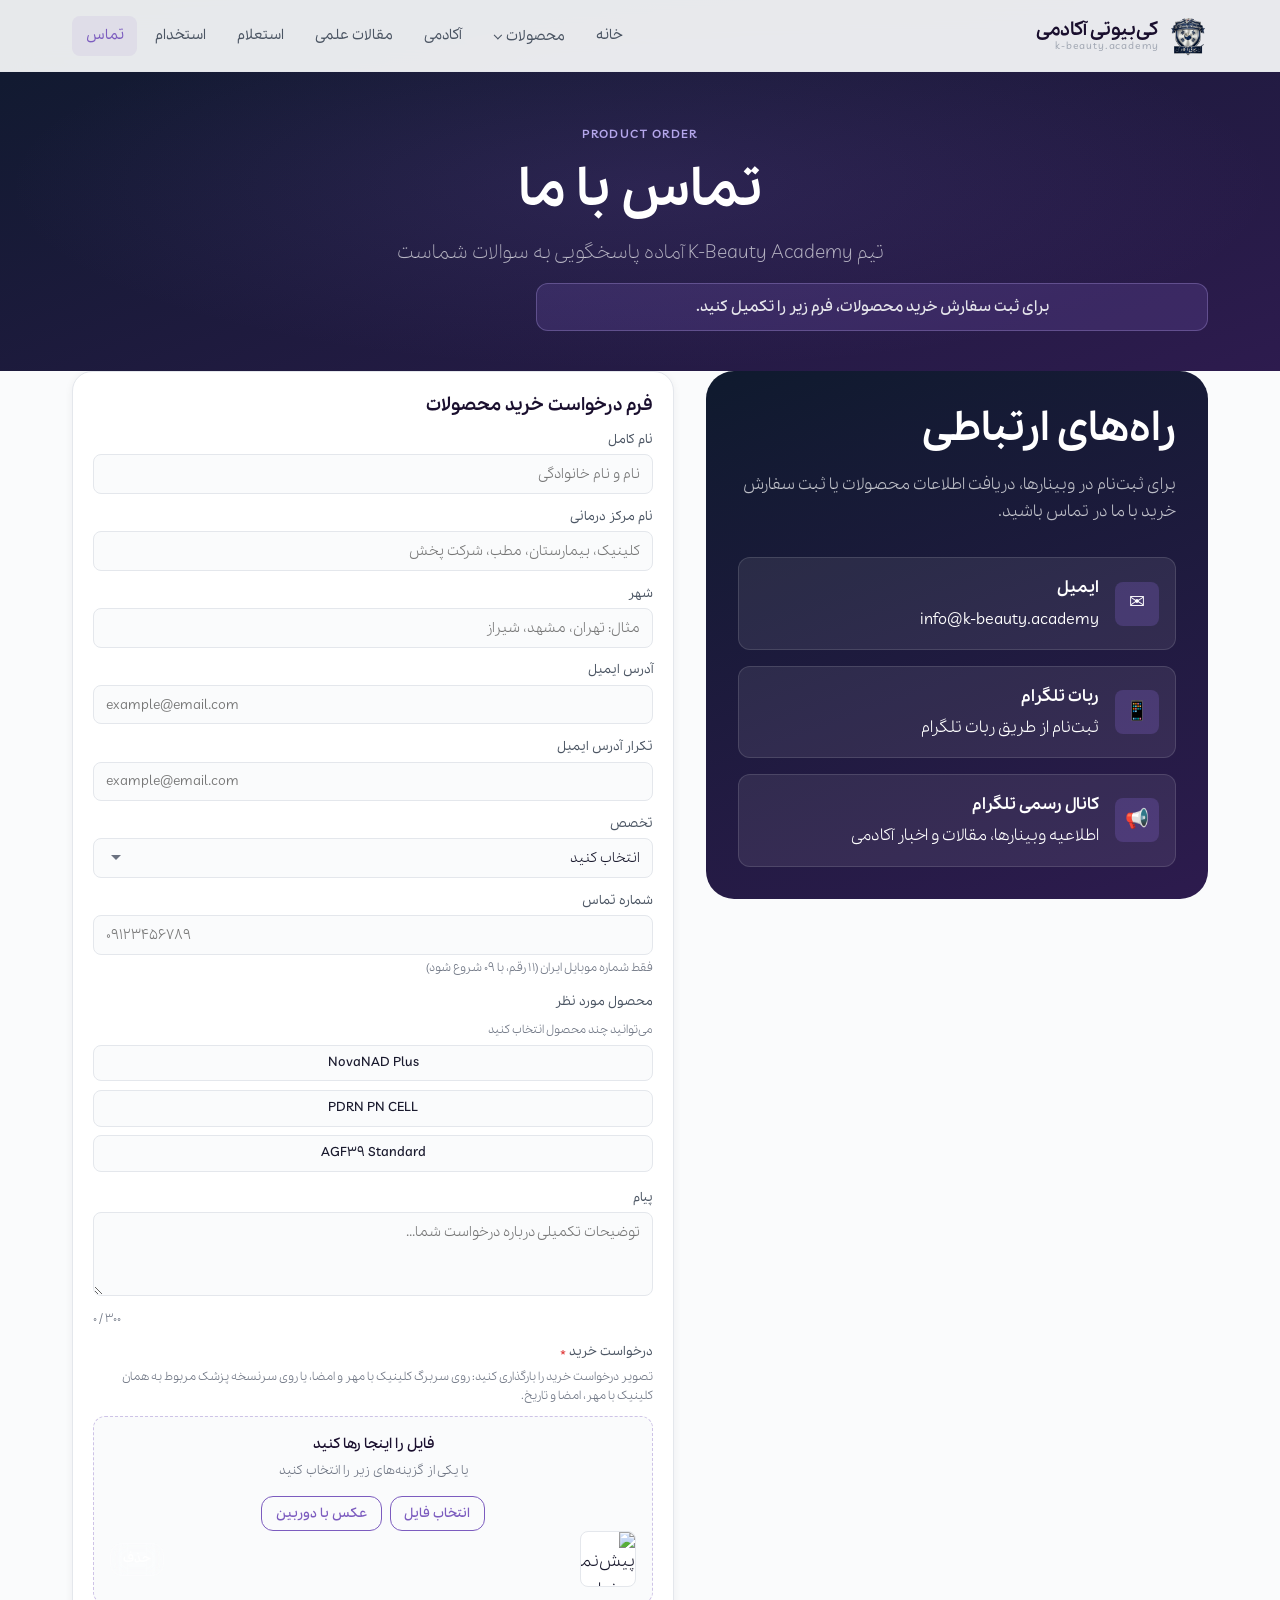
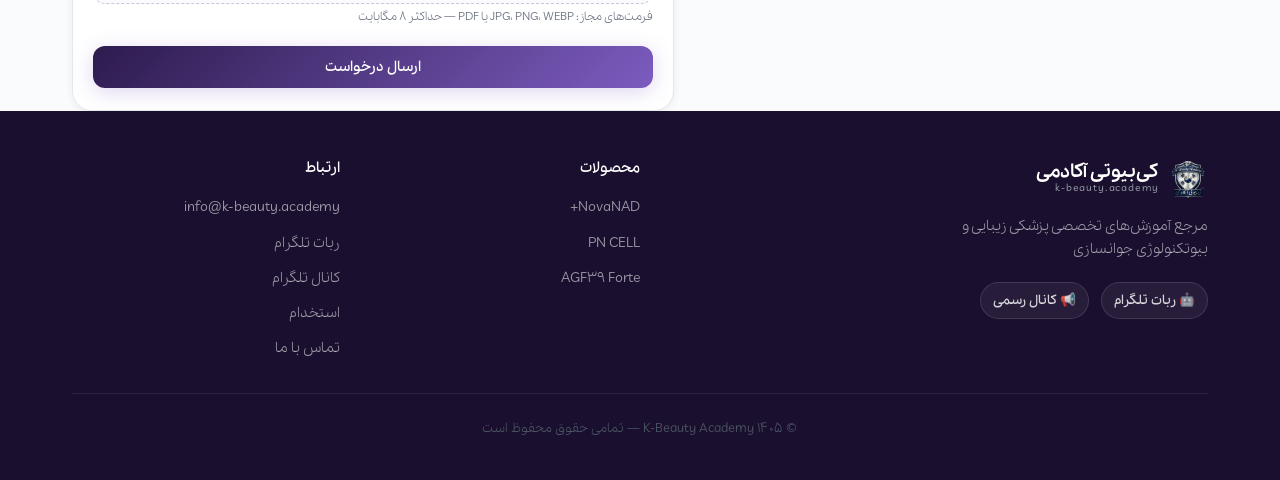
<file: contact.html>
<!DOCTYPE html>
<html lang="fa" dir="rtl">
<head>
  <meta charset="UTF-8">
  <meta name="viewport" content="width=device-width, initial-scale=1.0">
  <!-- Google Tag Manager -->
  <script>(function(w,d,s,l,i){w[l]=w[l]||[];w[l].push({'gtm.start':
  new Date().getTime(),event:'gtm.js'});var f=d.getElementsByTagName(s)[0],
  j=d.createElement(s),dl=l!='dataLayer'?'&l='+l:'';j.async=true;j.src=
  'https://www.googletagmanager.com/gtm.js?id='+i+dl;f.parentNode.insertBefore(j,f);
  })(window,document,'script','dataLayer','GTM-5667HGWM');</script>
  <!-- End Google Tag Manager -->
  <meta name="description" content="تماس با K-Beauty Academy — ارتباط با تیم آکادمی پزشکی زیبایی">
  <title>تماس با ما | K-Beauty Academy</title>
  <link rel="stylesheet" href="style.css?v=16">
  <link rel="icon" href="images/logo/favicon.png" type="image/png">
  <link rel="apple-touch-icon" href="images/logo/apple-touch-icon.png">
</head>
<body>

  <!-- Google Tag Manager (noscript) -->
  <noscript><iframe src="https://www.googletagmanager.com/ns.html?id=GTM-5667HGWM"
  height="0" width="0" style="display:none;visibility:hidden"></iframe></noscript>
  <!-- End Google Tag Manager (noscript) -->

  <header class="site-header">
    <div class="container header-inner">
      <a href="index.html" class="logo" aria-label="کی‌بیوتی آکادمی">
        <img src="images/logo/logo.png" alt="" class="logo-img" width="40" height="40">
        <div class="logo-text">
          <span>کی‌بیوتی آکادمی</span>
          <span>k-beauty.academy</span>
        </div>
      </a>
      <nav class="main-nav" aria-label="منوی اصلی">
        <ul>
          <li><a href="index.html">خانه</a></li>
          <li class="nav-dropdown">
            <button type="button" class="nav-dropdown__toggle" aria-expanded="false" aria-haspopup="true">محصولات</button>
            <ul class="nav-dropdown__menu" role="menu">
              <li role="none"><a href="novanad.html" role="menuitem">NovaNAD+</a></li>
              <li role="none"><a href="pncell.html" role="menuitem">PN CELL</a></li>
              <li role="none"><a href="agf39.html" role="menuitem">AGF39</a></li>
            </ul>
          </li>
          <li><a href="academy.html">آکادمی</a></li>
          <li><a href="articles.html">مقالات علمی</a></li>
          <li><a href="verify.html">استعلام</a></li>
          <li><a href="career/">استخدام</a></li>
          <li><a href="contact.html">تماس</a></li>
        </ul>
      </nav>
      <button class="menu-toggle" aria-label="باز کردن منو" aria-expanded="false">
        <span class="menu-toggle__icon" aria-hidden="true">
          <span class="menu-toggle__bar"></span>
          <span class="menu-toggle__bar"></span>
          <span class="menu-toggle__bar"></span>
        </span>
        <span class="menu-toggle__label">منو</span>
      </button>
    </div>
  </header>

  <div class="mobile-nav" aria-hidden="true">
    <nav class="mobile-nav-panel" aria-label="منوی موبایل">
      <ul>
        <li><a href="index.html">خانه</a></li>
        <li class="mobile-nav-group">
          <button type="button" class="mobile-nav-group__toggle" aria-expanded="false">محصولات</button>
          <ul class="mobile-nav-sub">
            <li><a href="novanad.html">NovaNAD+</a></li>
            <li><a href="pncell.html">PN CELL</a></li>
            <li><a href="agf39.html">AGF39</a></li>
          </ul>
        </li>
        <li><a href="academy.html">آکادمی</a></li>
        <li><a href="articles.html">مقالات علمی</a></li>
        <li><a href="verify.html">استعلام گواهینامه</a></li>
        <li><a href="career/">استخدام</a></li>
        <li><a href="contact.html">تماس با ما</a></li>
      </ul>
    </nav>
  </div>

  <main>
    <section class="page-hero page-hero--contact">
      <div class="container">
        <span class="eyebrow">Product Order</span>
        <h1>تماس با ما</h1>
        <p class="lead">تیم K-Beauty Academy آماده پاسخگویی به سوالات شماست</p>
        <p class="page-hero__note">برای ثبت سفارش خرید محصولات، فرم زیر را تکمیل کنید.</p>
      </div>
    </section>

    <div class="container contact-grid">
      <div class="contact-form-card">
        <h2>فرم درخواست خرید محصولات</h2>
        <div id="contact-form-wrapper">
          <form id="contact-form" novalidate>
            <div class="form-honeypot" aria-hidden="true">
              <label for="website">وب‌سایت</label>
              <input type="text" id="website" name="website" tabindex="-1" autocomplete="off">
            </div>

            <div class="form-group" id="full-name-group">
              <label for="full_name">نام کامل</label>
              <input type="text" id="full_name" name="full_name" placeholder="نام و نام خانوادگی" maxlength="150" required autocomplete="name">
              <p class="form-error" id="full_name-error" hidden></p>
            </div>

            <div class="form-group" id="center-name-group">
              <label for="center_name">نام مرکز درمانی</label>
              <input type="text" id="center_name" name="center_name" placeholder="کلینیک، بیمارستان، مطب، شرکت پخش" maxlength="150" required>
              <p class="form-error" id="center_name-error" hidden></p>
            </div>

            <div class="form-group" id="city-group">
              <label for="city">شهر</label>
              <input type="text" id="city" name="city" placeholder="مثال: تهران، مشهد، شیراز" maxlength="100" required>
              <p class="form-error" id="city-error" hidden></p>
            </div>

            <div class="form-group" id="email-group">
              <label for="email">آدرس ایمیل</label>
              <input type="email" id="email" name="email" placeholder="example@email.com" dir="ltr" required autocomplete="email">
              <p class="form-error" id="email-error" hidden></p>
            </div>

            <div class="form-group" id="email-confirm-group">
              <label for="email_confirm">تکرار آدرس ایمیل</label>
              <input type="email" id="email_confirm" name="email_confirm" placeholder="example@email.com" dir="ltr" required autocomplete="email">
              <p class="form-error" id="email_confirm-error" hidden></p>
            </div>

            <div class="form-group" id="specialty-group">
              <label for="specialty">تخصص</label>
              <select id="specialty" name="specialty" required>
                <option value="" disabled selected>انتخاب کنید</option>
                <option value="پزشک عمومی">پزشک عمومی</option>
                <option value="زیبایی، پوست و مو">زیبایی، پوست و مو</option>
                <option value="جراح زیبایی">جراح زیبایی</option>
                <option value="شرکت پخش">شرکت پخش</option>
                <option value="سایر">سایر</option>
              </select>
              <p class="form-error" id="specialty-error" hidden></p>
            </div>

            <div class="form-group form-group--other" id="specialty-other-group" hidden>
              <label for="specialty_other">تخصص (سایر)</label>
              <input type="text" id="specialty_other" name="specialty_other" placeholder="تخصص خود را بنویسید" maxlength="150">
              <p class="form-error" id="specialty_other-error" hidden></p>
            </div>

            <div class="form-group" id="phone-group">
              <label for="phone">شماره تماس</label>
              <input type="tel" id="phone" name="phone" placeholder="09123456789" dir="ltr" inputmode="numeric" maxlength="11" required autocomplete="tel">
              <p class="form-hint">فقط شماره موبایل ایران (۱۱ رقم، با 09 شروع شود)</p>
              <p class="form-error" id="phone-error" hidden></p>
            </div>

            <fieldset class="form-group" id="products-group">
              <legend>محصول مورد نظر</legend>
              <p class="form-hint form-hint--fieldset">می‌توانید چند محصول انتخاب کنید</p>
              <div class="product-chips">
                <label class="product-chip">
                  <input type="checkbox" name="products" value="NovaNAD Plus">
                  <span class="product-chip__text">NovaNAD Plus</span>
                </label>
                <label class="product-chip">
                  <input type="checkbox" name="products" value="PDRN PN CELL">
                  <span class="product-chip__text">PDRN PN CELL</span>
                </label>
                <label class="product-chip">
                  <input type="checkbox" name="products" value="AGF39 Standard">
                  <span class="product-chip__text">AGF39 Standard</span>
                </label>
              </div>
              <p class="form-error" id="products-error" hidden></p>
            </fieldset>

            <div class="form-group" id="message-group">
              <label for="message">پیام</label>
              <textarea id="message" name="message" placeholder="توضیحات تکمیلی درباره درخواست شما..." maxlength="300"></textarea>
              <div class="form-char-count" aria-live="polite"><span id="message-count">0</span> / 300</div>
              <p class="form-error" id="message-error" hidden></p>
            </div>

            <div class="form-group" id="purchase-request-group">
              <label for="purchase_request_file">درخواست خرید <span class="form-required">*</span></label>
              <p class="form-hint form-hint--block">
                تصویر درخواست خرید را بارگذاری کنید: روی سربرگ کلینیک با مهر و امضا، یا روی سرنسخه پزشک مربوط به همان کلینیک با مهر، امضا و تاریخ.
              </p>
              <div class="upload-zone" id="purchase-request-zone" tabindex="0" role="button" aria-describedby="purchase-request-hint">
                <input type="file" id="purchase_request_file" name="purchase_request" class="upload-zone__input" accept="image/jpeg,image/png,image/webp,application/pdf" hidden>
                <input type="file" id="purchase_request_camera" class="upload-zone__input" accept="image/*" capture="environment" hidden>
                <div class="upload-zone__idle" id="purchase-request-idle">
                  <p class="upload-zone__title">فایل را اینجا رها کنید</p>
                  <p class="upload-zone__text" id="purchase-request-hint">یا یکی از گزینه‌های زیر را انتخاب کنید</p>
                  <div class="upload-zone__actions">
                    <button type="button" class="btn btn--outline upload-zone__btn" data-upload-action="browse">انتخاب فایل</button>
                    <button type="button" class="btn btn--outline upload-zone__btn" data-upload-action="camera">عکس با دوربین</button>
                  </div>
                </div>
                <div class="upload-zone__preview" id="purchase-request-preview" hidden>
                  <img id="purchase-request-thumb" class="upload-zone__thumb" alt="پیش‌نمایش درخواست خرید" hidden>
                  <div class="upload-zone__filemeta">
                    <strong id="purchase-request-filename"></strong>
                    <span id="purchase-request-filesize"></span>
                  </div>
                  <button type="button" class="btn btn--ghost upload-zone__remove" data-upload-action="remove">حذف</button>
                </div>
              </div>
              <p class="form-hint">فرمت‌های مجاز: JPG، PNG، WEBP یا PDF — حداکثر ۸ مگابایت</p>
              <p class="form-error" id="purchase_request-error" hidden></p>
            </div>

            <button type="submit" class="btn btn--primary btn--full" id="contact-submit">ارسال درخواست</button>
          </form>
        </div>
        <div id="contact-success" class="contact-success" hidden>
          <div class="contact-success-icon" aria-hidden="true">✓</div>
          <h3 id="contact-success-title"></h3>
          <p id="contact-success-lead" class="contact-success-lead"></p>
          <dl class="contact-success-summary" id="contact-success-summary"></dl>
          <p class="contact-success-footer">منتظر تماس کارشناس مربوطه از کی‌بیوتی آکادمی باشید.</p>
        </div>
      </div>

      <aside class="contact-info">
        <h2>راه‌های ارتباطی</h2>
        <p>برای ثبت‌نام در وبینارها، دریافت اطلاعات محصولات یا ثبت سفارش خرید با ما در تماس باشید.</p>
        <div class="contact-links">
          <a href="mailto:info@k-beauty.academy" class="contact-link">
            <span class="icon">✉️</span>
            <div>
              <strong style="display:block;margin-bottom:0.25rem">ایمیل</strong>
              <span>info@k-beauty.academy</span>
            </div>
          </a>
          <a href="#" class="contact-link" data-telegram>
            <span class="icon">📱</span>
            <div>
              <strong style="display:block;margin-bottom:0.25rem">ربات تلگرام</strong>
              <span>ثبت‌نام از طریق ربات تلگرام</span>
            </div>
          </a>
          <a href="#" class="contact-link" data-telegram-channel>
            <span class="icon">📢</span>
            <div>
              <strong style="display:block;margin-bottom:0.25rem">کانال رسمی تلگرام</strong>
              <span>اطلاعیه وبینارها، مقالات و اخبار آکادمی</span>
            </div>
          </a>
        </div>
      </aside>
    </div>
  </main>

  <footer class="site-footer">
    <div class="container">
      <div class="footer-grid">
        <div class="footer-brand">
          <a href="index.html" class="logo">
            <img src="images/logo/logo.png" alt="" class="logo-img" width="40" height="40">
            <div class="logo-text">
              <span>کی‌بیوتی آکادمی</span>
              <span>k-beauty.academy</span>
            </div>
          </a>
          <p>مرجع آموزش‌های تخصصی پزشکی زیبایی و بیوتکنولوژی جوانسازی</p>
          <div class="footer-telegram">
            <a href="#" class="footer-telegram__link" data-telegram>🤖 ربات تلگرام</a>
            <a href="#" class="footer-telegram__link" data-telegram-channel>📢 کانال رسمی</a>
          </div>
        </div>
        <div class="footer-links">
          <h4>محصولات</h4>
          <ul>
            <li><a href="novanad.html">NovaNAD+</a></li>
            <li><a href="pncell.html">PN CELL</a></li>
            <li><a href="agf39.html">AGF39 Forte</a></li>
          </ul>
        </div>
        <div class="footer-links">
          <h4>ارتباط</h4>
          <ul>
            <li><a href="mailto:info@k-beauty.academy">info@k-beauty.academy</a></li>
            <li><a href="#" data-telegram>ربات تلگرام</a></li>
            <li><a href="#" data-telegram-channel>کانال تلگرام</a></li>
            <li><a href="career/">استخدام</a></li>
            <li><a href="contact.html">تماس با ما</a></li>
          </ul>
        </div>
      </div>
      <div class="footer-bottom">
        <p>© ۱۴۰۵ K-Beauty Academy — تمامی حقوق محفوظ است</p>
      </div>
    </div>
  </footer>

  <script src="analytics.js?v=1"></script>
  <script src="main.js?v=14"></script>
</body>
</html>
</file>
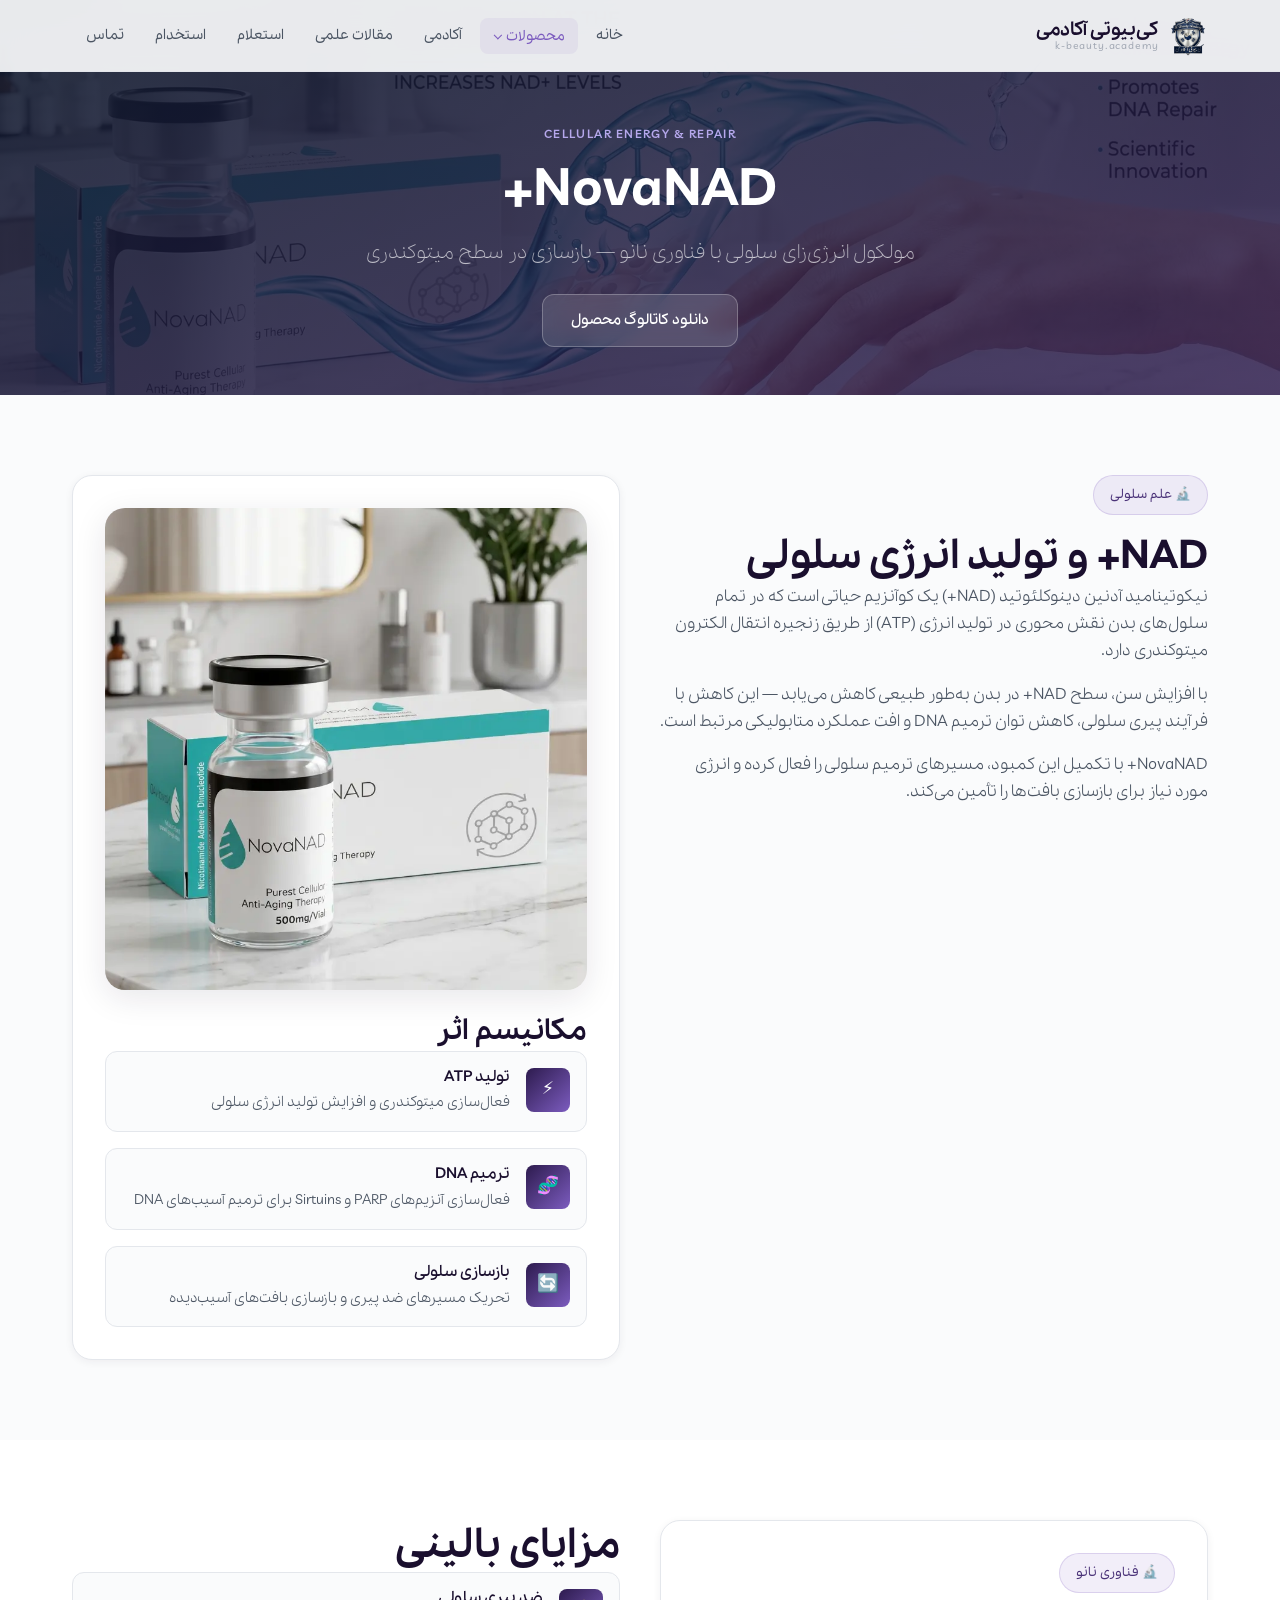
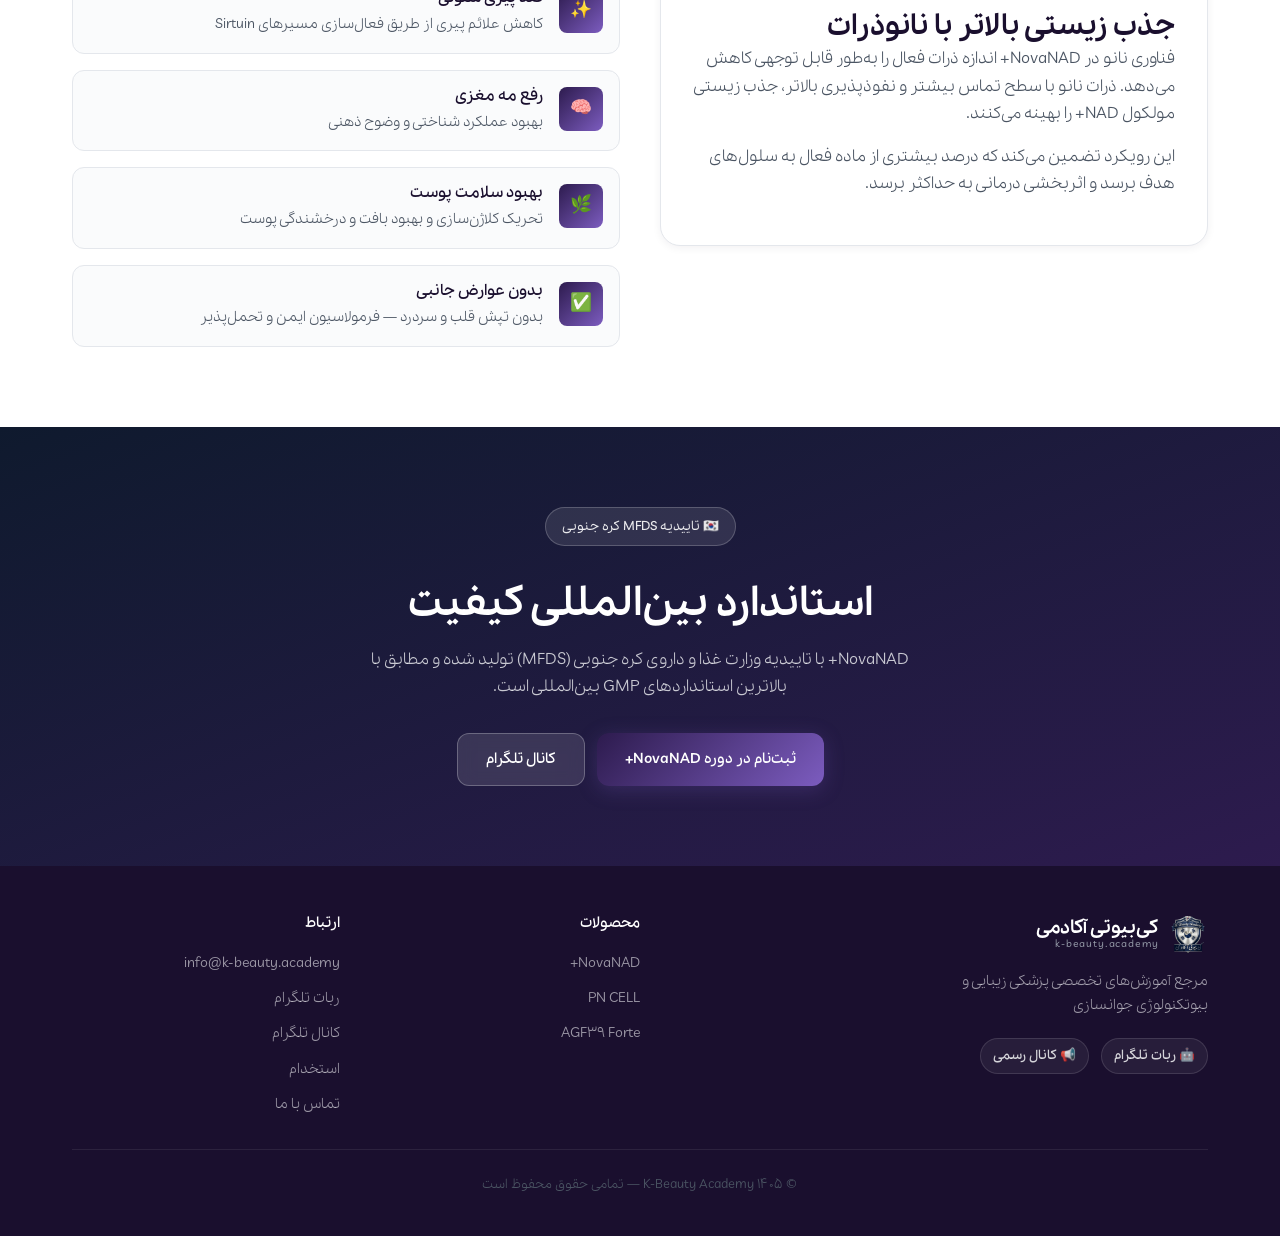
<file: novanad.html>
<!DOCTYPE html>
<html lang="fa" dir="rtl">
<head>
  <meta charset="UTF-8">
  <meta name="viewport" content="width=device-width, initial-scale=1.0">
  <!-- Google Tag Manager -->
  <script>(function(w,d,s,l,i){w[l]=w[l]||[];w[l].push({'gtm.start':
  new Date().getTime(),event:'gtm.js'});var f=d.getElementsByTagName(s)[0],
  j=d.createElement(s),dl=l!='dataLayer'?'&l='+l:'';j.async=true;j.src=
  'https://www.googletagmanager.com/gtm.js?id='+i+dl;f.parentNode.insertBefore(j,f);
  })(window,document,'script','dataLayer','GTM-5667HGWM');</script>
  <!-- End Google Tag Manager -->
  <meta name="description" content="NovaNAD+ — مولکول NAD+ با فناوری نانو برای تولید انرژی سلولی، ترمیم DNA و جوانسازی عمیق">
  <title>NovaNAD+ | K-Beauty Academy</title>
  <link rel="stylesheet" href="style.css?v=14">
  <link rel="icon" href="images/logo/favicon.png" type="image/png">
  <link rel="apple-touch-icon" href="images/logo/apple-touch-icon.png">
</head>
<body>

  <!-- Google Tag Manager (noscript) -->
  <noscript><iframe src="https://www.googletagmanager.com/ns.html?id=GTM-5667HGWM"
  height="0" width="0" style="display:none;visibility:hidden"></iframe></noscript>
  <!-- End Google Tag Manager (noscript) -->

  <header class="site-header">
    <div class="container header-inner">
      <a href="index.html" class="logo" aria-label="کی‌بیوتی آکادمی">
        <img src="images/logo/logo.png" alt="" class="logo-img" width="40" height="40">
        <div class="logo-text">
          <span>کی‌بیوتی آکادمی</span>
          <span>k-beauty.academy</span>
        </div>
      </a>
      <nav class="main-nav" aria-label="منوی اصلی">
        <ul>
          <li><a href="index.html">خانه</a></li>
          <li class="nav-dropdown">
            <button type="button" class="nav-dropdown__toggle" aria-expanded="false" aria-haspopup="true">محصولات</button>
            <ul class="nav-dropdown__menu" role="menu">
              <li role="none"><a href="novanad.html" role="menuitem">NovaNAD+</a></li>
              <li role="none"><a href="pncell.html" role="menuitem">PN CELL</a></li>
              <li role="none"><a href="agf39.html" role="menuitem">AGF39</a></li>
            </ul>
          </li>
          <li><a href="academy.html">آکادمی</a></li>
          <li><a href="articles.html">مقالات علمی</a></li>
          <li><a href="verify.html">استعلام</a></li>
          <li><a href="career/">استخدام</a></li>
          <li><a href="contact.html">تماس</a></li>
        </ul>
      </nav>
      <button class="menu-toggle" aria-label="باز کردن منو" aria-expanded="false">
        <span class="menu-toggle__icon" aria-hidden="true">
          <span class="menu-toggle__bar"></span>
          <span class="menu-toggle__bar"></span>
          <span class="menu-toggle__bar"></span>
        </span>
        <span class="menu-toggle__label">منو</span>
      </button>
    </div>
  </header>

  <div class="mobile-nav" aria-hidden="true">
    <nav class="mobile-nav-panel" aria-label="منوی موبایل">
      <ul>
        <li><a href="index.html">خانه</a></li>
        <li class="mobile-nav-group">
          <button type="button" class="mobile-nav-group__toggle" aria-expanded="false">محصولات</button>
          <ul class="mobile-nav-sub">
            <li><a href="novanad.html">NovaNAD+</a></li>
            <li><a href="pncell.html">PN CELL</a></li>
            <li><a href="agf39.html">AGF39</a></li>
          </ul>
        </li>
        <li><a href="academy.html">آکادمی</a></li>
        <li><a href="articles.html">مقالات علمی</a></li>
        <li><a href="verify.html">استعلام گواهینامه</a></li>
        <li><a href="career/">استخدام</a></li>
        <li><a href="contact.html">تماس با ما</a></li>
      </ul>
    </nav>
  </div>

  <main>
    <section class="page-hero page-hero--bg page-hero--novanad">
      <div class="container">
        <span class="eyebrow">Cellular Energy &amp; Repair</span>
        <h1>NovaNAD+</h1>
        <p class="lead">مولکول انرژی‌زای سلولی با فناوری نانو — بازسازی در سطح میتوکندری</p>
        <div class="page-hero__actions">
          <a href="downloads/brochures/novanad-catalog.pdf" class="btn btn--ghost product-catalog-btn" download="NovaNAD+-catalog.pdf" data-product="novanad">دانلود کاتالوگ محصول</a>
        </div>
      </div>
    </section>

    <section class="section">
      <div class="container content-grid">
        <div>
          <span class="tech-badge">🔬 علم سلولی</span>
          <h2>NAD+ و تولید انرژی سلولی</h2>
          <p>نیکوتینامید آدنین دینوکلئوتید (NAD+) یک کوآنزیم حیاتی است که در تمام سلول‌های بدن نقش محوری در تولید انرژی (ATP) از طریق زنجیره انتقال الکترون میتوکندری دارد.</p>
          <p>با افزایش سن، سطح NAD+ در بدن به‌طور طبیعی کاهش می‌یابد — این کاهش با فرآیند پیری سلولی، کاهش توان ترمیم DNA و افت عملکرد متابولیکی مرتبط است.</p>
          <p>NovaNAD+ با تکمیل این کمبود، مسیرهای ترمیم سلولی را فعال کرده و انرژی مورد نیاز برای بازسازی بافت‌ها را تأمین می‌کند.</p>
        </div>
        <div class="content-block">
          <img src="images/products/novanad.webp" alt="محصول NovaNAD+" class="product-showcase" width="600" height="600" loading="lazy">
          <h3>مکانیسم اثر</h3>
          <div class="feature-list">
            <div class="feature-item">
              <div class="feature-icon">⚡</div>
              <div>
                <h4>تولید ATP</h4>
                <p>فعال‌سازی میتوکندری و افزایش تولید انرژی سلولی</p>
              </div>
            </div>
            <div class="feature-item">
              <div class="feature-icon">🧬</div>
              <div>
                <h4>ترمیم DNA</h4>
                <p>فعال‌سازی آنزیم‌های PARP و Sirtuins برای ترمیم آسیب‌های DNA</p>
              </div>
            </div>
            <div class="feature-item">
              <div class="feature-icon">🔄</div>
              <div>
                <h4>بازسازی سلولی</h4>
                <p>تحریک مسیرهای ضد پیری و بازسازی بافت‌های آسیب‌دیده</p>
              </div>
            </div>
          </div>
        </div>
      </div>
    </section>

    <section class="section section--alt">
      <div class="container content-grid">
        <div class="content-block">
          <span class="tech-badge">🔬 فناوری نانو</span>
          <h3>جذب زیستی بالاتر با نانوذرات</h3>
          <p>فناوری نانو در NovaNAD+ اندازه ذرات فعال را به‌طور قابل توجهی کاهش می‌دهد. ذرات نانو با سطح تماس بیشتر و نفوذپذیری بالاتر، جذب زیستی مولکول NAD+ را بهینه می‌کنند.</p>
          <p>این رویکرد تضمین می‌کند که درصد بیشتری از ماده فعال به سلول‌های هدف برسد و اثربخشی درمانی به حداکثر برسد.</p>
        </div>
        <div>
          <h2>مزایای بالینی</h2>
          <div class="feature-list">
            <div class="feature-item">
              <div class="feature-icon">✨</div>
              <div>
                <h4>ضد پیری سلولی</h4>
                <p>کاهش علائم پیری از طریق فعال‌سازی مسیرهای Sirtuin</p>
              </div>
            </div>
            <div class="feature-item">
              <div class="feature-icon">🧠</div>
              <div>
                <h4>رفع مه مغزی</h4>
                <p>بهبود عملکرد شناختی و وضوح ذهنی</p>
              </div>
            </div>
            <div class="feature-item">
              <div class="feature-icon">🌿</div>
              <div>
                <h4>بهبود سلامت پوست</h4>
                <p>تحریک کلاژن‌سازی و بهبود بافت و درخشندگی پوست</p>
              </div>
            </div>
            <div class="feature-item">
              <div class="feature-icon">✅</div>
              <div>
                <h4>بدون عوارض جانبی</h4>
                <p>بدون تپش قلب و سردرد — فرمولاسیون ایمن و تحمل‌پذیر</p>
              </div>
            </div>
          </div>
        </div>
      </div>
    </section>

    <section class="section section--dark">
      <div class="container" style="text-align:center">
        <span class="tech-badge" style="background:rgba(255,255,255,0.1);border-color:rgba(255,255,255,0.2);color:rgba(255,255,255,0.9)">🇰🇷 تاییدیه MFDS کره جنوبی</span>
        <h2 style="margin:1rem 0">استاندارد بین‌المللی کیفیت</h2>
        <p style="max-width:560px;margin:0 auto 2rem">NovaNAD+ با تاییدیه وزارت غذا و داروی کره جنوبی (MFDS) تولید شده و مطابق با بالاترین استانداردهای GMP بین‌المللی است.</p>
        <div class="cta-button-row">
          <a href="academy.html" class="btn btn--primary">ثبت‌نام در دوره NovaNAD+</a>
          <a href="#" class="btn btn--ghost" data-telegram-channel>کانال تلگرام</a>
        </div>
      </div>
    </section>
  </main>

  <footer class="site-footer">
    <div class="container">
      <div class="footer-grid">
        <div class="footer-brand">
          <a href="index.html" class="logo">
            <img src="images/logo/logo.png" alt="" class="logo-img" width="40" height="40">
            <div class="logo-text">
              <span>کی‌بیوتی آکادمی</span>
              <span>k-beauty.academy</span>
            </div>
          </a>
          <p>مرجع آموزش‌های تخصصی پزشکی زیبایی و بیوتکنولوژی جوانسازی</p>
          <div class="footer-telegram">
            <a href="#" class="footer-telegram__link" data-telegram>🤖 ربات تلگرام</a>
            <a href="#" class="footer-telegram__link" data-telegram-channel>📢 کانال رسمی</a>
          </div>
        </div>
        <div class="footer-links">
          <h4>محصولات</h4>
          <ul>
            <li><a href="novanad.html">NovaNAD+</a></li>
            <li><a href="pncell.html">PN CELL</a></li>
            <li><a href="agf39.html">AGF39 Forte</a></li>
          </ul>
        </div>
        <div class="footer-links">
          <h4>ارتباط</h4>
          <ul>
            <li><a href="mailto:info@k-beauty.academy">info@k-beauty.academy</a></li>
            <li><a href="#" data-telegram>ربات تلگرام</a></li>
            <li><a href="#" data-telegram-channel>کانال تلگرام</a></li>
            <li><a href="career/">استخدام</a></li>
            <li><a href="contact.html">تماس با ما</a></li>
          </ul>
        </div>
      </div>
      <div class="footer-bottom">
        <p>© ۱۴۰۵ K-Beauty Academy — تمامی حقوق محفوظ است</p>
      </div>
    </div>
  </footer>

  <script src="analytics.js?v=1"></script>
  <script src="main.js?v=12"></script>
</body>
</html>
</file>
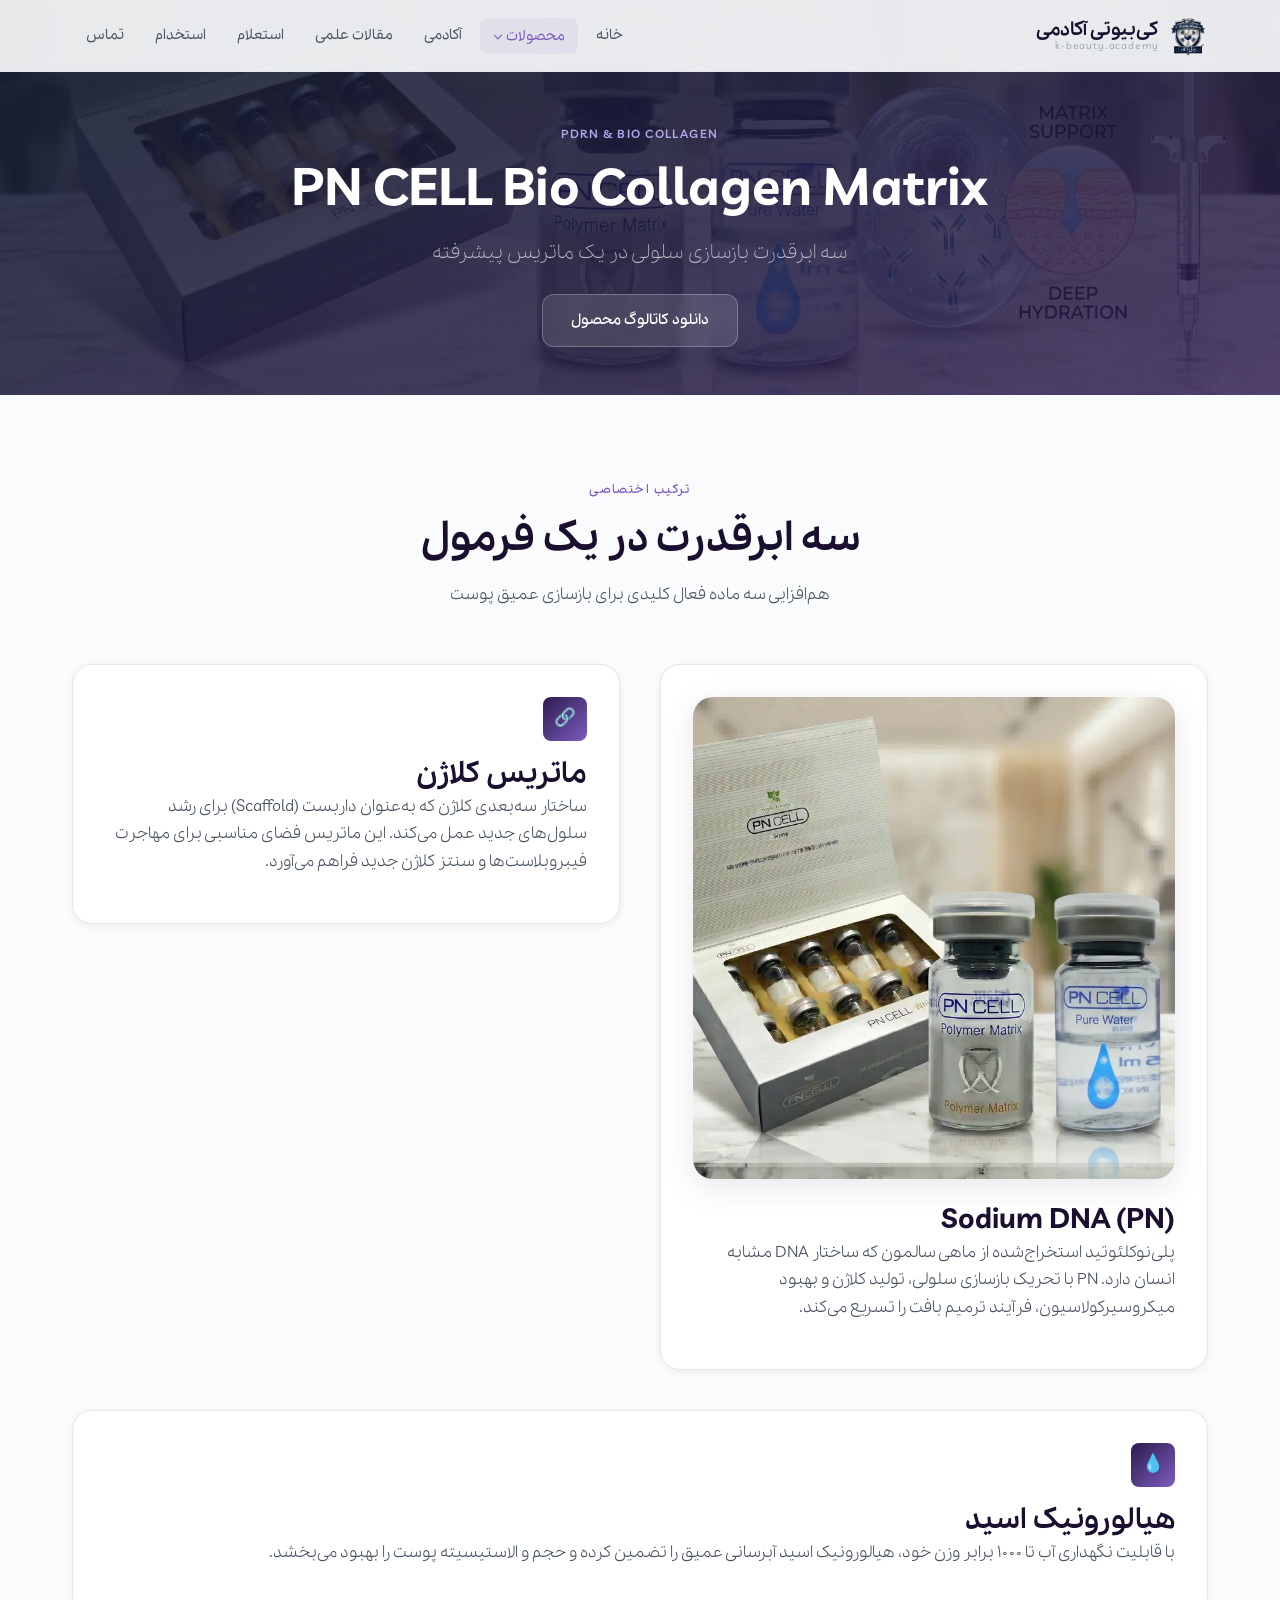
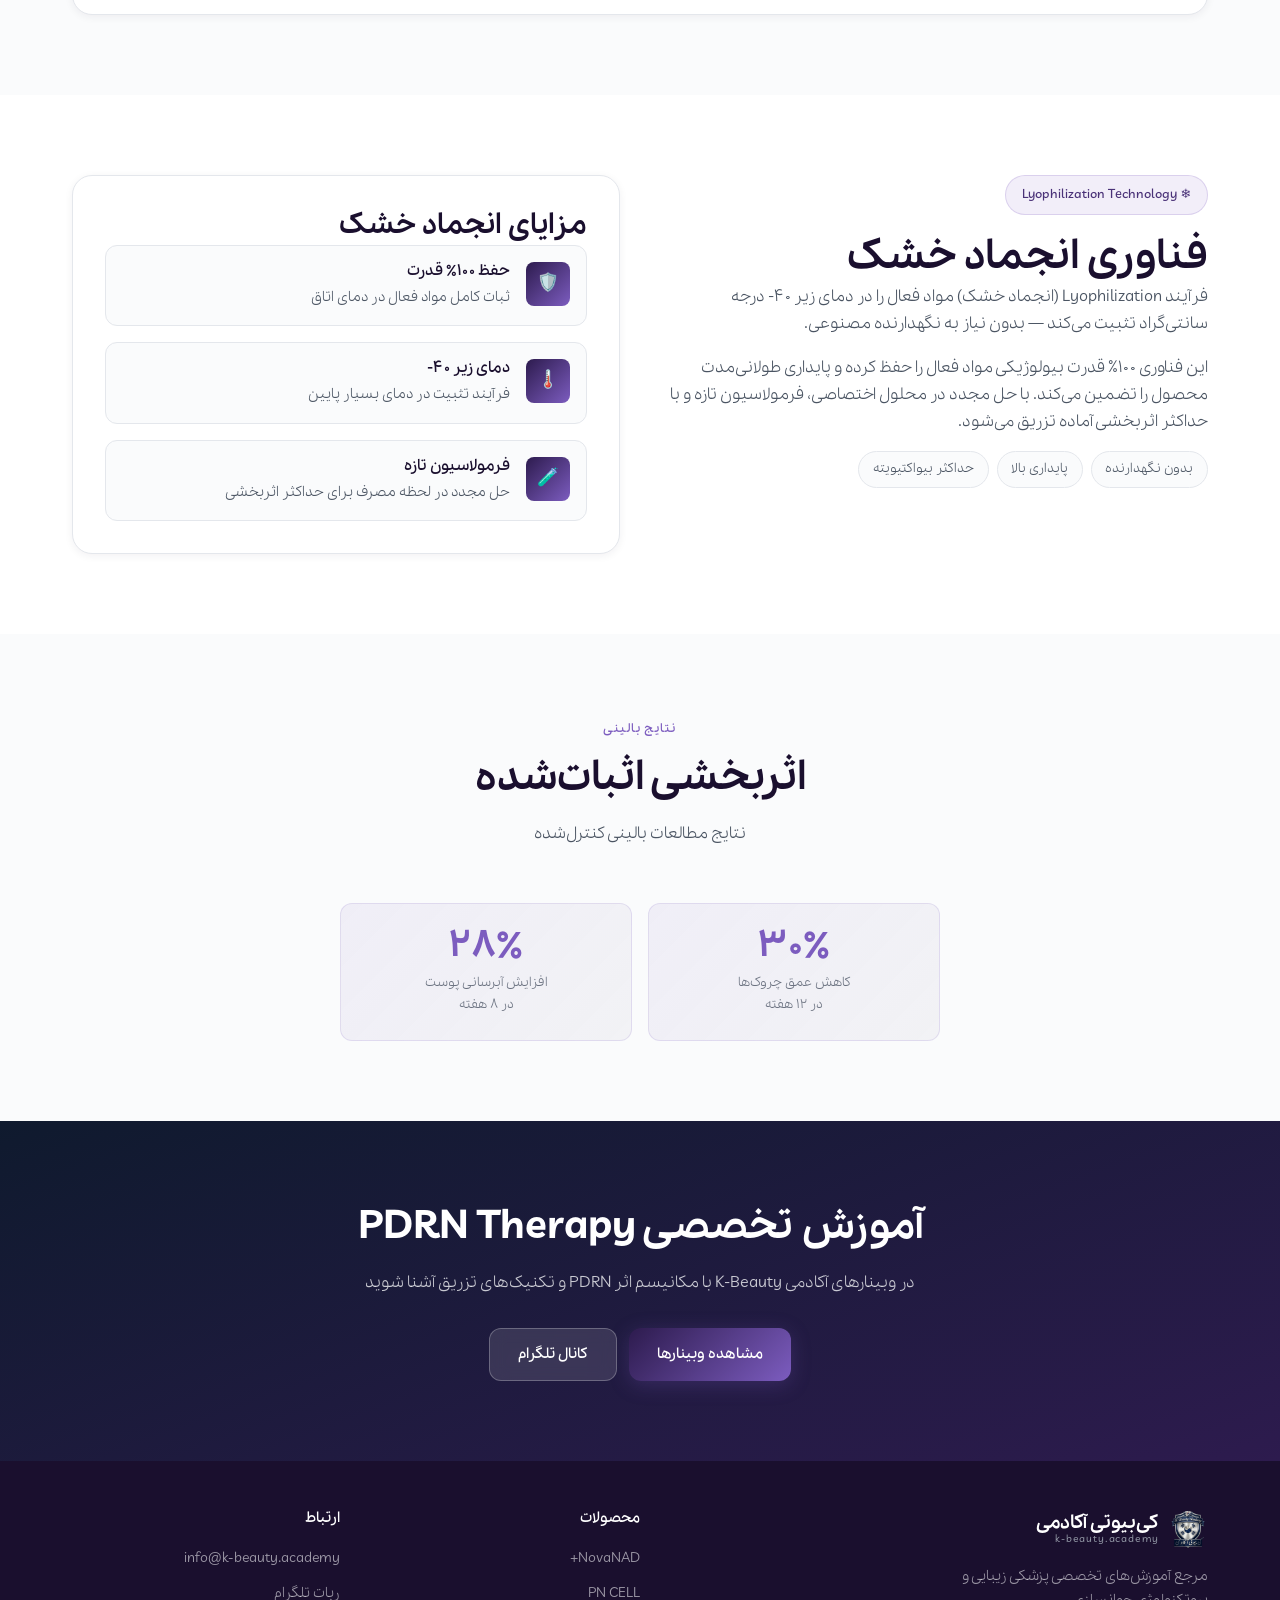
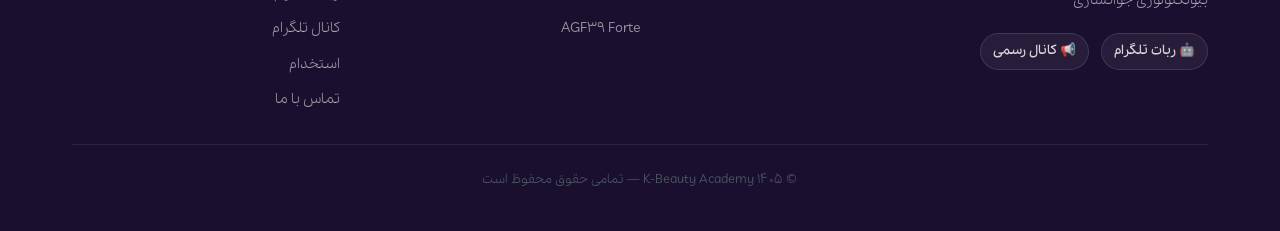
<file: pncell.html>
<!DOCTYPE html>
<html lang="fa" dir="rtl">
<head>
  <meta charset="UTF-8">
  <meta name="viewport" content="width=device-width, initial-scale=1.0">
  <!-- Google Tag Manager -->
  <script>(function(w,d,s,l,i){w[l]=w[l]||[];w[l].push({'gtm.start':
  new Date().getTime(),event:'gtm.js'});var f=d.getElementsByTagName(s)[0],
  j=d.createElement(s),dl=l!='dataLayer'?'&l='+l:'';j.async=true;j.src=
  'https://www.googletagmanager.com/gtm.js?id='+i+dl;f.parentNode.insertBefore(j,f);
  })(window,document,'script','dataLayer','GTM-5667HGWM');</script>
  <!-- End Google Tag Manager -->
  <meta name="description" content="PN CELL Bio Collagen Matrix — ترکیب Sodium DNA، ماتریس کلاژن و هیالورونیک اسید با فناوری انجماد خشک">
  <title>PN CELL Bio Collagen Matrix | K-Beauty Academy</title>
  <link rel="stylesheet" href="style.css?v=14">
  <link rel="icon" href="images/logo/favicon.png" type="image/png">
  <link rel="apple-touch-icon" href="images/logo/apple-touch-icon.png">
</head>
<body>

  <!-- Google Tag Manager (noscript) -->
  <noscript><iframe src="https://www.googletagmanager.com/ns.html?id=GTM-5667HGWM"
  height="0" width="0" style="display:none;visibility:hidden"></iframe></noscript>
  <!-- End Google Tag Manager (noscript) -->

  <header class="site-header">
    <div class="container header-inner">
      <a href="index.html" class="logo" aria-label="کی‌بیوتی آکادمی">
        <img src="images/logo/logo.png" alt="" class="logo-img" width="40" height="40">
        <div class="logo-text">
          <span>کی‌بیوتی آکادمی</span>
          <span>k-beauty.academy</span>
        </div>
      </a>
      <nav class="main-nav" aria-label="منوی اصلی">
        <ul>
          <li><a href="index.html">خانه</a></li>
          <li class="nav-dropdown">
            <button type="button" class="nav-dropdown__toggle" aria-expanded="false" aria-haspopup="true">محصولات</button>
            <ul class="nav-dropdown__menu" role="menu">
              <li role="none"><a href="novanad.html" role="menuitem">NovaNAD+</a></li>
              <li role="none"><a href="pncell.html" role="menuitem">PN CELL</a></li>
              <li role="none"><a href="agf39.html" role="menuitem">AGF39</a></li>
            </ul>
          </li>
          <li><a href="academy.html">آکادمی</a></li>
          <li><a href="articles.html">مقالات علمی</a></li>
          <li><a href="verify.html">استعلام</a></li>
          <li><a href="career/">استخدام</a></li>
          <li><a href="contact.html">تماس</a></li>
        </ul>
      </nav>
      <button class="menu-toggle" aria-label="باز کردن منو" aria-expanded="false">
        <span class="menu-toggle__icon" aria-hidden="true">
          <span class="menu-toggle__bar"></span>
          <span class="menu-toggle__bar"></span>
          <span class="menu-toggle__bar"></span>
        </span>
        <span class="menu-toggle__label">منو</span>
      </button>
    </div>
  </header>

  <div class="mobile-nav" aria-hidden="true">
    <nav class="mobile-nav-panel" aria-label="منوی موبایل">
      <ul>
        <li><a href="index.html">خانه</a></li>
        <li class="mobile-nav-group">
          <button type="button" class="mobile-nav-group__toggle" aria-expanded="false">محصولات</button>
          <ul class="mobile-nav-sub">
            <li><a href="novanad.html">NovaNAD+</a></li>
            <li><a href="pncell.html">PN CELL</a></li>
            <li><a href="agf39.html">AGF39</a></li>
          </ul>
        </li>
        <li><a href="academy.html">آکادمی</a></li>
        <li><a href="articles.html">مقالات علمی</a></li>
        <li><a href="verify.html">استعلام گواهینامه</a></li>
        <li><a href="career/">استخدام</a></li>
        <li><a href="contact.html">تماس با ما</a></li>
      </ul>
    </nav>
  </div>

  <main>
    <section class="page-hero page-hero--bg page-hero--pncell">
      <div class="container">
        <span class="eyebrow">PDRN &amp; Bio Collagen</span>
        <h1>PN CELL Bio Collagen Matrix</h1>
        <p class="lead">سه ابرقدرت بازسازی سلولی در یک ماتریس پیشرفته</p>
        <div class="page-hero__actions">
          <a href="downloads/brochures/pncell-catalog.pdf" class="btn btn--ghost product-catalog-btn" download="PN-CELL-catalog.pdf" data-product="pncell">دانلود کاتالوگ محصول</a>
        </div>
      </div>
    </section>

    <section class="section">
      <div class="container">
        <div class="section-header">
          <span class="eyebrow">ترکیب اختصاصی</span>
          <h2>سه ابرقدرت در یک فرمول</h2>
          <p>هم‌افزایی سه ماده فعال کلیدی برای بازسازی عمیق پوست</p>
        </div>
        <div class="content-grid">
          <div class="content-block">
            <img src="images/products/pncell.webp" alt="محصول PN CELL" class="product-showcase" width="600" height="600" loading="lazy">
            <h3>Sodium DNA (PN)</h3>
            <p>پلی‌نوکلئوتید استخراج‌شده از ماهی سالمون که ساختار DNA مشابه انسان دارد. PN با تحریک بازسازی سلولی، تولید کلاژن و بهبود میکروسیرکولاسیون، فرآیند ترمیم بافت را تسریع می‌کند.</p>
          </div>
          <div class="content-block">
            <div class="feature-icon" style="margin-bottom:1rem">🔗</div>
            <h3>ماتریس کلاژن</h3>
            <p>ساختار سه‌بعدی کلاژن که به‌عنوان داربست (Scaffold) برای رشد سلول‌های جدید عمل می‌کند. این ماتریس فضای مناسبی برای مهاجرت فیبروبلاست‌ها و سنتز کلاژن جدید فراهم می‌آورد.</p>
          </div>
          <div class="content-block" style="grid-column:1/-1">
            <div class="feature-icon" style="margin-bottom:1rem">💧</div>
            <h3>هیالورونیک اسید</h3>
            <p>با قابلیت نگهداری آب تا ۱۰۰۰ برابر وزن خود، هیالورونیک اسید آبرسانی عمیق را تضمین کرده و حجم و الاستیسیته پوست را بهبود می‌بخشد.</p>
          </div>
        </div>
      </div>
    </section>

    <section class="section section--alt">
      <div class="container content-grid">
        <div>
          <span class="tech-badge">❄️ Lyophilization Technology</span>
          <h2>فناوری انجماد خشک</h2>
          <p>فرآیند Lyophilization (انجماد خشک) مواد فعال را در دمای زیر ۴۰- درجه سانتی‌گراد تثبیت می‌کند — بدون نیاز به نگهدارنده مصنوعی.</p>
          <p>این فناوری ۱۰۰٪ قدرت بیولوژیکی مواد فعال را حفظ کرده و پایداری طولانی‌مدت محصول را تضمین می‌کند. با حل مجدد در محلول اختصاصی، فرمولاسیون تازه و با حداکثر اثربخشی آماده تزریق می‌شود.</p>
          <div class="ingredient-tags">
            <span class="ingredient-tag">بدون نگهدارنده</span>
            <span class="ingredient-tag">پایداری بالا</span>
            <span class="ingredient-tag">حداکثر بیواکتیویته</span>
          </div>
        </div>
        <div class="content-block">
          <h3>مزایای انجماد خشک</h3>
          <div class="feature-list">
            <div class="feature-item">
              <div class="feature-icon">🛡️</div>
              <div>
                <h4>حفظ ۱۰۰٪ قدرت</h4>
                <p>ثبات کامل مواد فعال در دمای اتاق</p>
              </div>
            </div>
            <div class="feature-item">
              <div class="feature-icon">🌡️</div>
              <div>
                <h4>دمای زیر ۴۰-</h4>
                <p>فرآیند تثبیت در دمای بسیار پایین</p>
              </div>
            </div>
            <div class="feature-item">
              <div class="feature-icon">🧪</div>
              <div>
                <h4>فرمولاسیون تازه</h4>
                <p>حل مجدد در لحظه مصرف برای حداکثر اثربخشی</p>
              </div>
            </div>
          </div>
        </div>
      </div>
    </section>

    <section class="section">
      <div class="container">
        <div class="section-header">
          <span class="eyebrow">نتایج بالینی</span>
          <h2>اثربخشی اثبات‌شده</h2>
          <p>نتایج مطالعات بالینی کنترل‌شده</p>
        </div>
        <div class="stats-row" style="max-width:600px;margin:0 auto">
          <div class="stat-card">
            <div class="stat-value">۳۰٪</div>
            <div class="stat-label">کاهش عمق چروک‌ها<br>در ۱۲ هفته</div>
          </div>
          <div class="stat-card">
            <div class="stat-value">۲۸٪</div>
            <div class="stat-label">افزایش آبرسانی پوست<br>در ۸ هفته</div>
          </div>
        </div>
      </div>
    </section>

    <section class="section section--dark">
      <div class="container" style="text-align:center">
        <h2>آموزش تخصصی PDRN Therapy</h2>
        <p style="max-width:560px;margin:1rem auto 2rem">در وبینارهای آکادمی K-Beauty با مکانیسم اثر PDRN و تکنیک‌های تزریق آشنا شوید</p>
        <div class="cta-button-row">
          <a href="academy.html" class="btn btn--primary">مشاهده وبینارها</a>
          <a href="#" class="btn btn--ghost" data-telegram-channel>کانال تلگرام</a>
        </div>
      </div>
    </section>
  </main>

  <footer class="site-footer">
    <div class="container">
      <div class="footer-grid">
        <div class="footer-brand">
          <a href="index.html" class="logo">
            <img src="images/logo/logo.png" alt="" class="logo-img" width="40" height="40">
            <div class="logo-text">
              <span>کی‌بیوتی آکادمی</span>
              <span>k-beauty.academy</span>
            </div>
          </a>
          <p>مرجع آموزش‌های تخصصی پزشکی زیبایی و بیوتکنولوژی جوانسازی</p>
          <div class="footer-telegram">
            <a href="#" class="footer-telegram__link" data-telegram>🤖 ربات تلگرام</a>
            <a href="#" class="footer-telegram__link" data-telegram-channel>📢 کانال رسمی</a>
          </div>
        </div>
        <div class="footer-links">
          <h4>محصولات</h4>
          <ul>
            <li><a href="novanad.html">NovaNAD+</a></li>
            <li><a href="pncell.html">PN CELL</a></li>
            <li><a href="agf39.html">AGF39 Forte</a></li>
          </ul>
        </div>
        <div class="footer-links">
          <h4>ارتباط</h4>
          <ul>
            <li><a href="mailto:info@k-beauty.academy">info@k-beauty.academy</a></li>
            <li><a href="#" data-telegram>ربات تلگرام</a></li>
            <li><a href="#" data-telegram-channel>کانال تلگرام</a></li>
            <li><a href="career/">استخدام</a></li>
            <li><a href="contact.html">تماس با ما</a></li>
          </ul>
        </div>
      </div>
      <div class="footer-bottom">
        <p>© ۱۴۰۵ K-Beauty Academy — تمامی حقوق محفوظ است</p>
      </div>
    </div>
  </footer>

  <script src="analytics.js?v=1"></script>
  <script src="main.js?v=12"></script>
</body>
</html>
</file>
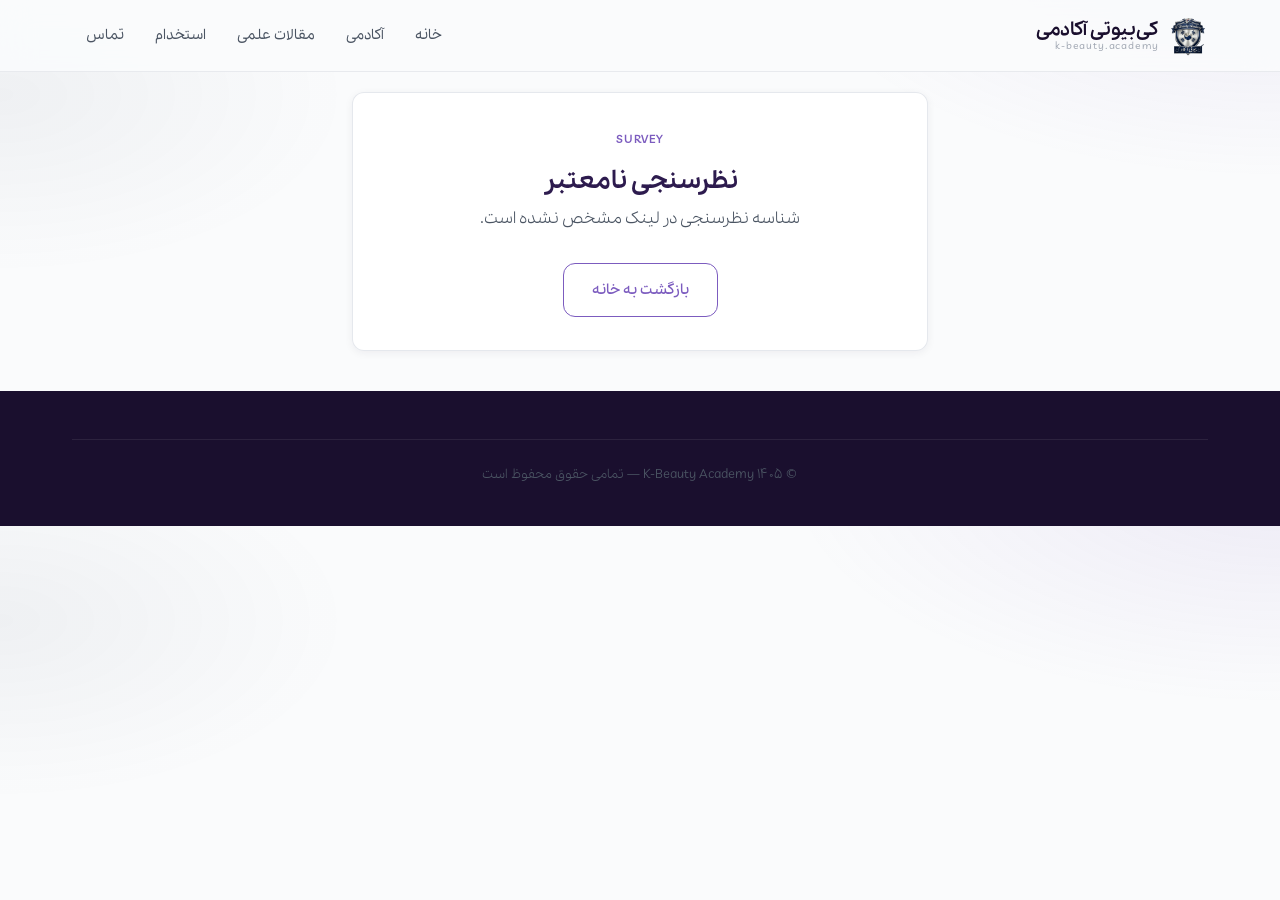
<file: survey.html>
<!DOCTYPE html>
<html lang="fa" dir="rtl">
<head>
  <meta charset="UTF-8">
  <meta name="viewport" content="width=device-width, initial-scale=1.0">
  <!-- Google Tag Manager -->
  <script>(function(w,d,s,l,i){w[l]=w[l]||[];w[l].push({'gtm.start':
  new Date().getTime(),event:'gtm.js'});var f=d.getElementsByTagName(s)[0],
  j=d.createElement(s),dl=l!='dataLayer'?'&l='+l:'';j.async=true;j.src=
  'https://www.googletagmanager.com/gtm.js?id='+i+dl;f.parentNode.insertBefore(j,f);
  })(window,document,'script','dataLayer','GTM-5667HGWM');</script>
  <!-- End Google Tag Manager -->
  <meta name="description" content="ثبت نظر مخاطبان K-Beauty Academy درباره وبینارها و برنامه‌های آموزشی">
  <meta name="robots" content="noindex,nofollow">
  <title>نظرسنجی | K-Beauty Academy</title>
  <link rel="stylesheet" href="style.css?v=18">
  <link rel="icon" href="images/logo/favicon.png" type="image/png">
  <link rel="apple-touch-icon" href="images/logo/apple-touch-icon.png">
</head>
<body class="survey-page">

  <!-- Google Tag Manager (noscript) -->
  <noscript><iframe src="https://www.googletagmanager.com/ns.html?id=GTM-5667HGWM"
  height="0" width="0" style="display:none;visibility:hidden"></iframe></noscript>
  <!-- End Google Tag Manager -->

  <header class="site-header">
    <div class="container header-inner">
      <a href="index.html" class="logo" aria-label="کی‌بیوتی آکادمی">
        <img src="images/logo/logo.png" alt="" class="logo-img" width="40" height="40">
        <div class="logo-text">
          <span>کی‌بیوتی آکادمی</span>
          <span>k-beauty.academy</span>
        </div>
      </a>
      <nav class="main-nav" aria-label="منوی اصلی">
        <ul>
          <li><a href="index.html">خانه</a></li>
          <li><a href="academy.html">آکادمی</a></li>
          <li><a href="articles.html">مقالات علمی</a></li>
          <li><a href="career/">استخدام</a></li>
          <li><a href="contact.html">تماس</a></li>
        </ul>
      </nav>
      <button class="menu-toggle" aria-label="باز کردن منو" aria-expanded="false">
        <span class="menu-toggle__icon" aria-hidden="true">
          <span class="menu-toggle__bar"></span>
          <span class="menu-toggle__bar"></span>
          <span class="menu-toggle__bar"></span>
        </span>
        <span class="menu-toggle__label">منو</span>
      </button>
    </div>
  </header>

  <div class="mobile-nav" aria-hidden="true">
    <nav class="mobile-nav-panel" aria-label="منوی موبایل">
      <ul>
        <li><a href="index.html">خانه</a></li>
        <li><a href="academy.html">آکادمی</a></li>
        <li><a href="articles.html">مقالات علمی</a></li>
        <li><a href="career/">استخدام</a></li>
        <li><a href="contact.html">تماس با ما</a></li>
      </ul>
    </nav>
  </div>

  <main>
    <section class="survey-section">
      <div class="container survey-shell">
        <div id="survey-state" class="survey-card" aria-live="polite" aria-busy="true">
          <p class="survey-patience">لطفاً شکیبا باشید</p>
          <div class="survey-skeleton" aria-hidden="true">
            <div class="sk sk-eyebrow"></div>
            <div class="sk sk-title"></div>
            <div class="sk sk-line"></div>
            <div class="sk sk-line sk-line--short"></div>
            <div class="sk sk-field"></div>
            <div class="sk sk-option"></div>
            <div class="sk sk-option"></div>
            <div class="sk sk-option"></div>
            <div class="sk sk-option sk-option--short"></div>
            <div class="sk sk-button"></div>
          </div>
          <p class="sr-only">در حال بارگذاری نظرسنجی...</p>
        </div>
      </div>
    </section>
  </main>

  <div id="survey-thanks-modal" class="survey-modal" hidden>
    <div class="survey-modal__backdrop" data-survey-modal-close></div>
    <div class="survey-modal__panel" role="dialog" aria-modal="true" aria-labelledby="survey-thanks-title">
      <div class="survey-modal__icon" aria-hidden="true">✓</div>
      <h2 id="survey-thanks-title">نظر شما ثبت شد</h2>
      <p id="survey-thanks-text" class="survey-modal__text">نظرت ثبت شد. مرسی از همراهی‌ات.</p>
      <button type="button" class="btn btn--primary" data-survey-modal-close>متوجه شدم</button>
    </div>
  </div>

  <footer class="site-footer">
    <div class="container">
      <div class="footer-bottom">
        <p>© ۱۴۰۵ K-Beauty Academy — تمامی حقوق محفوظ است</p>
      </div>
    </div>
  </footer>

  <script src="analytics.js?v=1"></script>
  <script src="main.js?v=14"></script>
  <script src="survey.js?v=4"></script>
</body>
</html>
</file>
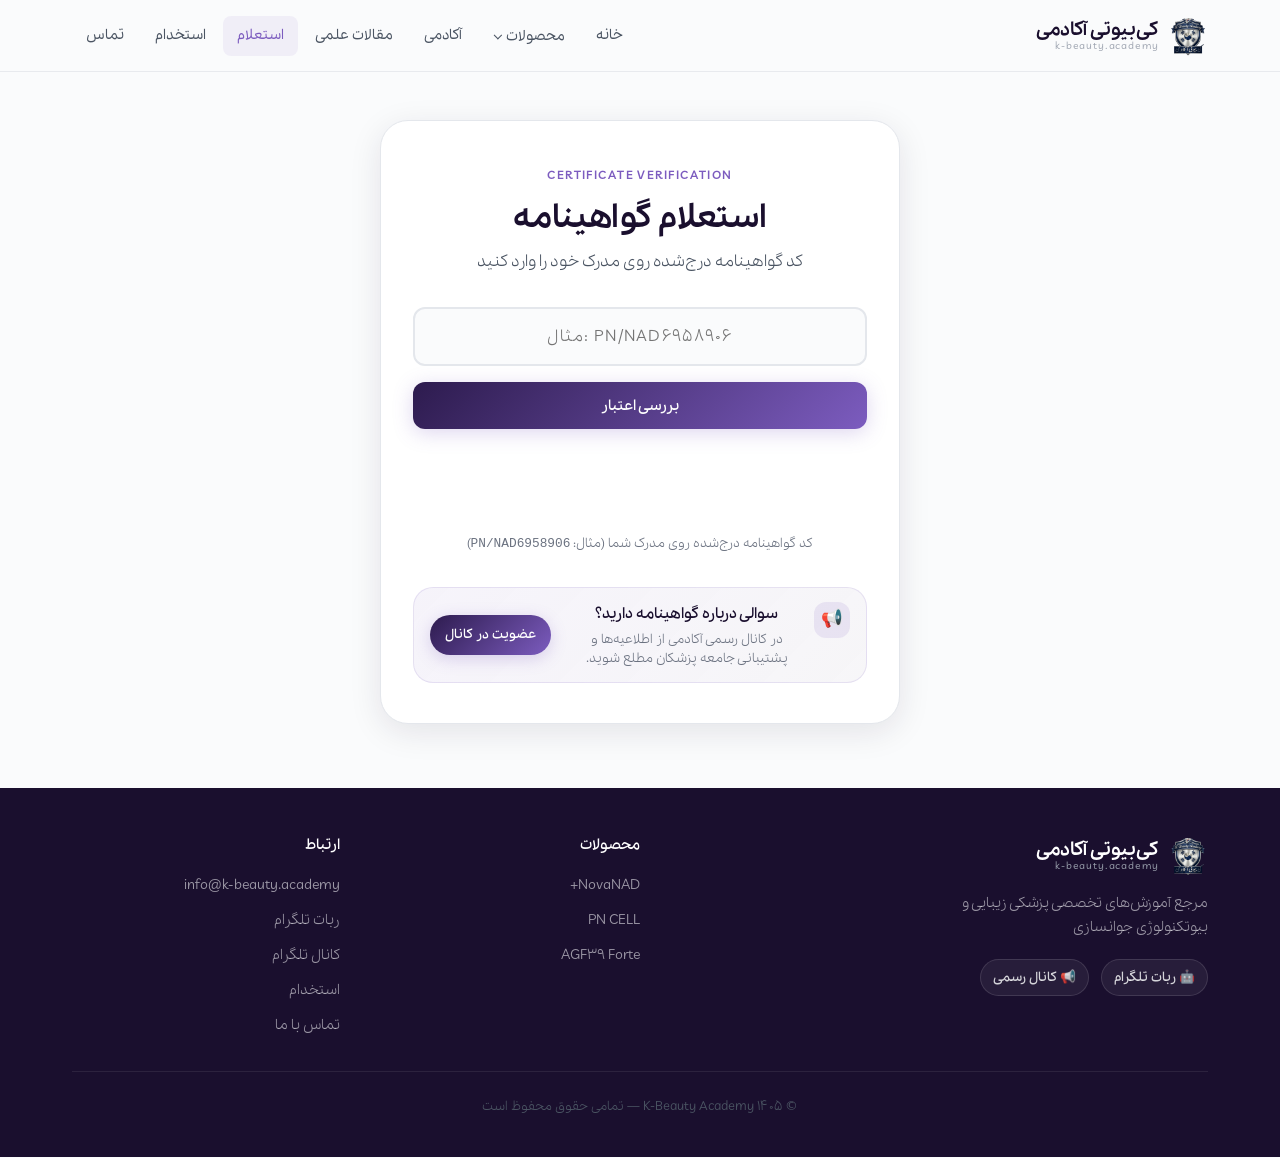
<file: verify.html>
<!DOCTYPE html>
<html lang="fa" dir="rtl">
<head>
  <meta charset="UTF-8">
  <meta name="viewport" content="width=device-width, initial-scale=1.0">
  <!-- Google Tag Manager -->
  <script>(function(w,d,s,l,i){w[l]=w[l]||[];w[l].push({'gtm.start':
  new Date().getTime(),event:'gtm.js'});var f=d.getElementsByTagName(s)[0],
  j=d.createElement(s),dl=l!='dataLayer'?'&l='+l:'';j.async=true;j.src=
  'https://www.googletagmanager.com/gtm.js?id='+i+dl;f.parentNode.insertBefore(j,f);
  })(window,document,'script','dataLayer','GTM-5667HGWM');</script>
  <!-- End Google Tag Manager -->
  <meta name="description" content="استعلام گواهینامه‌های آکادمی K-Beauty — تأیید اعتبار گواهینامه‌های صادرشده">
  <title>استعلام گواهینامه | K-Beauty Academy</title>
  <link rel="stylesheet" href="style.css?v=7">
  <link rel="icon" href="images/logo/favicon.png" type="image/png">
  <link rel="apple-touch-icon" href="images/logo/apple-touch-icon.png">
</head>
<body>

  <!-- Google Tag Manager (noscript) -->
  <noscript><iframe src="https://www.googletagmanager.com/ns.html?id=GTM-5667HGWM"
  height="0" width="0" style="display:none;visibility:hidden"></iframe></noscript>
  <!-- End Google Tag Manager (noscript) -->

  <header class="site-header">
    <div class="container header-inner">
      <a href="index.html" class="logo" aria-label="کی‌بیوتی آکادمی">
        <img src="images/logo/logo.png" alt="" class="logo-img" width="40" height="40">
        <div class="logo-text">
          <span>کی‌بیوتی آکادمی</span>
          <span>k-beauty.academy</span>
        </div>
      </a>
      <nav class="main-nav" aria-label="منوی اصلی">
        <ul>
          <li><a href="index.html">خانه</a></li>
          <li class="nav-dropdown">
            <button type="button" class="nav-dropdown__toggle" aria-expanded="false" aria-haspopup="true">محصولات</button>
            <ul class="nav-dropdown__menu" role="menu">
              <li role="none"><a href="novanad.html" role="menuitem">NovaNAD+</a></li>
              <li role="none"><a href="pncell.html" role="menuitem">PN CELL</a></li>
              <li role="none"><a href="agf39.html" role="menuitem">AGF39</a></li>
            </ul>
          </li>
          <li><a href="academy.html">آکادمی</a></li>
          <li><a href="articles.html">مقالات علمی</a></li>
          <li><a href="verify.html">استعلام</a></li>
          <li><a href="career/">استخدام</a></li>
          <li><a href="contact.html">تماس</a></li>
        </ul>
      </nav>
      <button class="menu-toggle" aria-label="باز کردن منو" aria-expanded="false">
        <span class="menu-toggle__icon" aria-hidden="true">
          <span class="menu-toggle__bar"></span>
          <span class="menu-toggle__bar"></span>
          <span class="menu-toggle__bar"></span>
        </span>
        <span class="menu-toggle__label">منو</span>
      </button>
    </div>
  </header>

  <div class="mobile-nav" aria-hidden="true">
    <nav class="mobile-nav-panel" aria-label="منوی موبایل">
      <ul>
        <li><a href="index.html">خانه</a></li>
        <li class="mobile-nav-group">
          <button type="button" class="mobile-nav-group__toggle" aria-expanded="false">محصولات</button>
          <ul class="mobile-nav-sub">
            <li><a href="novanad.html">NovaNAD+</a></li>
            <li><a href="pncell.html">PN CELL</a></li>
            <li><a href="agf39.html">AGF39</a></li>
          </ul>
        </li>
        <li><a href="academy.html">آکادمی</a></li>
        <li><a href="articles.html">مقالات علمی</a></li>
        <li><a href="verify.html">استعلام گواهینامه</a></li>
        <li><a href="career/">استخدام</a></li>
        <li><a href="contact.html">تماس با ما</a></li>
      </ul>
    </nav>
  </div>

  <main>
    <section class="verify-section">
      <div class="container">
        <div class="verify-card">
          <span class="eyebrow">Certificate Verification</span>
          <h1>استعلام گواهینامه</h1>
          <p>کد گواهینامه درج‌شده روی مدرک خود را وارد کنید</p>

          <form id="verify-form" class="verify-form" novalidate>
            <div class="verify-input-group">
              <label for="cert-code" class="sr-only">کد گواهینامه</label>
              <input
                type="text"
                id="cert-code"
                class="verify-input"
                placeholder="مثال: PN/NAD6958906"
                autocomplete="off"
                spellcheck="false"
                required
              >
            </div>
            <button type="submit" class="btn btn--primary btn--full" id="verify-submit">بررسی اعتبار</button>
          </form>

          <div id="verify-result" class="verify-result" role="status" aria-live="polite"></div>

          <p style="margin-top:2rem;font-size:0.8rem;color:var(--text-muted)">
            کد گواهینامه درج‌شده روی مدرک شما (مثال: <code style="direction:ltr;display:inline-block">PN/NAD6958906</code>)
          </p>

          <div class="telegram-strip telegram-strip--compact">
            <div class="telegram-strip__content">
              <span class="telegram-strip__icon" aria-hidden="true">📢</span>
              <div>
                <p class="telegram-strip__title">سوالی درباره گواهینامه دارید؟</p>
                <p class="telegram-strip__text">در کانال رسمی آکادمی از اطلاعیه‌ها و پشتیبانی جامعه پزشکان مطلع شوید.</p>
              </div>
            </div>
            <div class="telegram-strip__actions">
              <a href="#" class="telegram-strip__btn telegram-strip__btn--channel" data-telegram-channel>عضویت در کانال</a>
            </div>
          </div>
        </div>
      </div>
    </section>
  </main>

  <footer class="site-footer">
    <div class="container">
      <div class="footer-grid">
        <div class="footer-brand">
          <a href="index.html" class="logo">
            <img src="images/logo/logo.png" alt="" class="logo-img" width="40" height="40">
            <div class="logo-text">
              <span>کی‌بیوتی آکادمی</span>
              <span>k-beauty.academy</span>
            </div>
          </a>
          <p>مرجع آموزش‌های تخصصی پزشکی زیبایی و بیوتکنولوژی جوانسازی</p>
          <div class="footer-telegram">
            <a href="#" class="footer-telegram__link" data-telegram>🤖 ربات تلگرام</a>
            <a href="#" class="footer-telegram__link" data-telegram-channel>📢 کانال رسمی</a>
          </div>
        </div>
        <div class="footer-links">
          <h4>محصولات</h4>
          <ul>
            <li><a href="novanad.html">NovaNAD+</a></li>
            <li><a href="pncell.html">PN CELL</a></li>
            <li><a href="agf39.html">AGF39 Forte</a></li>
          </ul>
        </div>
        <div class="footer-links">
          <h4>ارتباط</h4>
          <ul>
            <li><a href="mailto:info@k-beauty.academy">info@k-beauty.academy</a></li>
            <li><a href="#" data-telegram>ربات تلگرام</a></li>
            <li><a href="#" data-telegram-channel>کانال تلگرام</a></li>
            <li><a href="career/">استخدام</a></li>
            <li><a href="contact.html">تماس با ما</a></li>
          </ul>
        </div>
      </div>
      <div class="footer-bottom">
        <p>© ۱۴۰۵ K-Beauty Academy — تمامی حقوق محفوظ است</p>
      </div>
    </div>
  </footer>

  <script src="analytics.js?v=1"></script>
  <script src="main.js?v=10"></script>
</body>
</html>
</file>
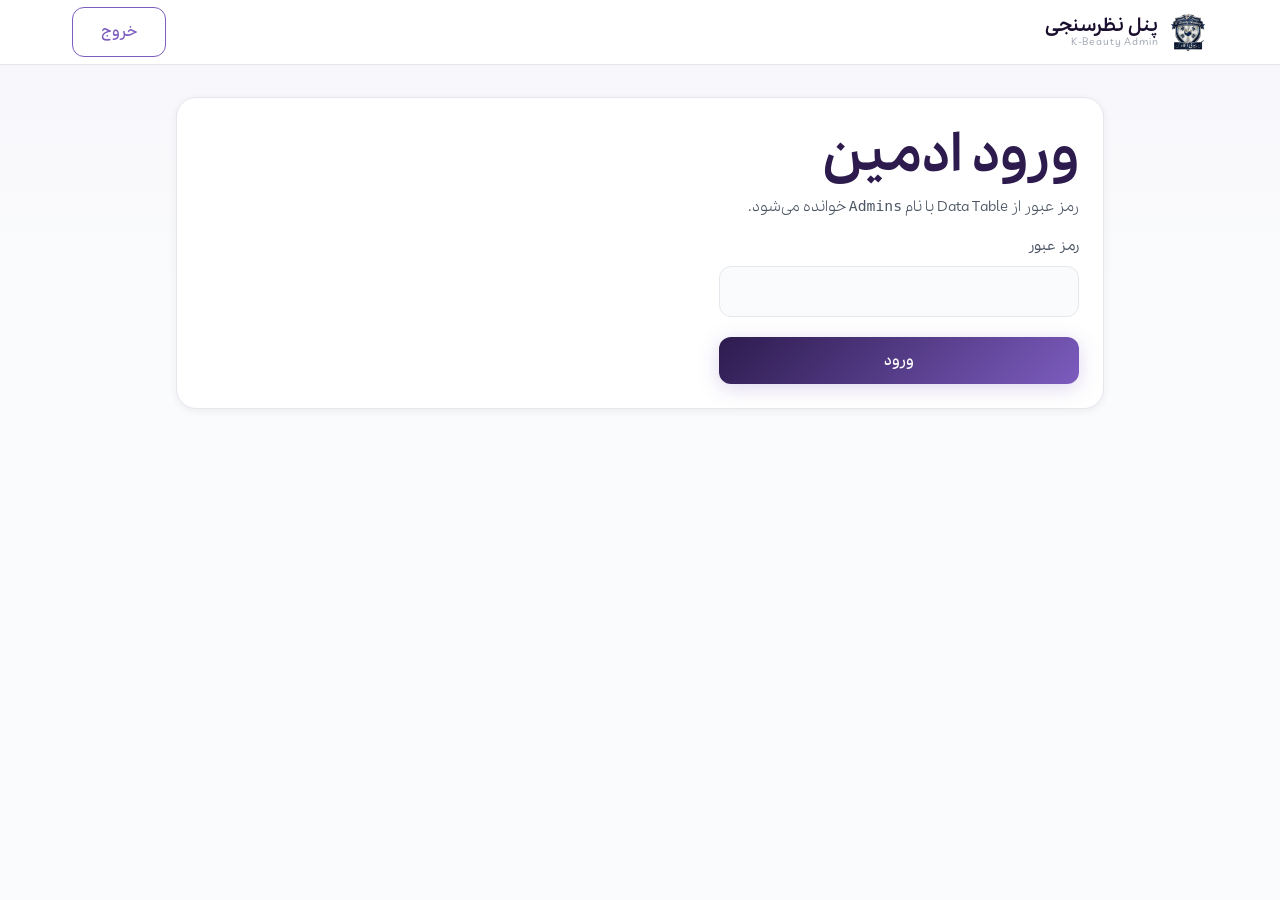
<file: admin/surveys.html>
<!DOCTYPE html>
<html lang="fa" dir="rtl">
<head>
  <meta charset="UTF-8">
  <meta name="viewport" content="width=device-width, initial-scale=1.0">
  <meta name="robots" content="noindex,nofollow">
  <title>پنل نظرسنجی | K-Beauty Academy</title>
  <link rel="stylesheet" href="../style.css?v=18">
  <link rel="icon" href="../images/logo/favicon.png" type="image/png">
</head>
<body class="survey-admin-page">
  <header class="survey-admin-topbar">
    <div class="container survey-admin-topbar__inner">
      <a href="../index.html" class="logo" aria-label="کی‌بیوتی آکادمی">
        <img src="../images/logo/logo.png" alt="" class="logo-img" width="36" height="36">
        <div class="logo-text">
          <span>پنل نظرسنجی</span>
          <span>K-Beauty Admin</span>
        </div>
      </a>
      <div class="survey-admin-topbar__actions" id="admin-top-actions" hidden>
        <span id="admin-user-label" class="survey-admin-user"></span>
        <button type="button" class="btn btn--outline" id="admin-logout">خروج</button>
      </div>
    </div>
  </header>

  <main class="container survey-admin-main">
    <section id="admin-login-view" class="survey-admin-card">
      <h1>ورود ادمین</h1>
      <p class="survey-lead">رمز عبور از Data Table با نام <code>Admins</code> خوانده می‌شود.</p>
      <form id="admin-login-form" class="survey-admin-login" novalidate>
        <div class="form-group">
          <label for="admin_password">رمز عبور</label>
          <input type="password" id="admin_password" name="password" required autocomplete="current-password">
          <p class="form-error" id="admin_password-error" hidden></p>
        </div>
        <button type="submit" class="btn btn--primary btn--full" id="admin-login-submit">ورود</button>
      </form>
    </section>

    <section id="admin-app-view" hidden>
      <div class="survey-admin-toolbar">
        <div>
          <h1>مدیریت نظرسنجی‌ها</h1>
          <p class="survey-lead">ساخت، ویرایش و تحلیل نتایج</p>
        </div>
        <button type="button" class="btn btn--primary" id="admin-new-survey">نظرسنجی جدید</button>
      </div>

      <nav class="survey-admin-tabs" aria-label="تب‌های پنل">
        <button type="button" class="survey-admin-tab is-active" data-tab="list">لیست</button>
        <button type="button" class="survey-admin-tab" data-tab="editor" id="tab-editor-btn">ویرایشگر</button>
        <button type="button" class="survey-admin-tab" data-tab="results" id="tab-results-btn">نتایج</button>
      </nav>

      <div class="survey-admin-tabpanels">
        <div id="tab-list" class="survey-admin-tabpanel is-active">
          <div id="admin-list" class="survey-admin-list" aria-live="polite"></div>
        </div>

        <div id="tab-editor" class="survey-admin-tabpanel" hidden>
          <div id="admin-editor" class="survey-admin-card survey-admin-editor">
            <div class="survey-admin-editor__head">
              <h2 id="editor-title">ویرایش نظرسنجی</h2>
            </div>

            <form id="survey-editor-form" novalidate>
              <div class="survey-admin-grid">
                <div class="form-group">
                  <label for="edit_id">شناسه (لاتین)</label>
                  <input type="text" id="edit_id" name="id" dir="ltr" placeholder="webinar-next" maxlength="64">
                  <p class="form-hint">برای نظرسنجی جدید؛ بعد از ساخت ثابت می‌ماند.</p>
                </div>
                <div class="form-group">
                  <label for="edit_status">وضعیت</label>
                  <select id="edit_status" name="status">
                    <option value="open">باز (open)</option>
                    <option value="closed">بسته (closed)</option>
                    <option value="draft">پیش‌نویس (draft)</option>
                  </select>
                </div>
              </div>

              <div class="form-group">
                <label for="edit_title">عنوان</label>
                <input type="text" id="edit_title" name="title" required maxlength="200">
              </div>

              <div class="form-group">
                <label for="edit_description">توضیح</label>
                <textarea id="edit_description" name="description" rows="2" maxlength="500"></textarea>
              </div>

              <div class="survey-admin-editor__questions-head">
                <h3>سوال‌ها</h3>
                <button type="button" class="btn btn--outline" id="editor-add-question">افزودن سوال</button>
              </div>
              <div id="editor-questions"></div>

              <div class="survey-admin-editor__actions">
                <button type="submit" class="btn btn--primary" id="editor-save">ذخیره نظرسنجی</button>
                <button type="button" class="btn btn--outline" id="editor-copy-link">کپی لینک عمومی</button>
              </div>
              <p id="editor-feedback" class="survey-admin-feedback" hidden></p>
            </form>
          </div>
        </div>

        <div id="tab-results" class="survey-admin-tabpanel" hidden>
          <div id="admin-results" class="survey-admin-card">
            <div class="survey-admin-editor__head">
              <h2 id="results-title">نتایج</h2>
              <button type="button" class="btn btn--ghost" id="results-refresh" hidden>بروزرسانی</button>
            </div>
            <div id="results-empty" class="survey-admin-empty">از تب لیست، روی «نتایج» یک نظرسنجی کلیک کنید.</div>
            <div id="results-body" hidden></div>
          </div>
        </div>
      </div>
    </section>
  </main>

  <script src="survey-admin.js?v=4"></script>
</body>
</html>
</file>
<file: style.css>
/* ==========================================================================
   K-Beauty Academy — Global Styles
   Luxury Korean Biotech Clinic Aesthetic
   ========================================================================== */

/* --- Pelak (Farsi numerals) --- */
@font-face {
  font-family: 'Pelak';
  src: url('font/pelak/PelakFA-light.woff2') format('woff2');
  font-weight: 300;
  font-style: normal;
  font-display: swap;
}

@font-face {
  font-family: 'Pelak';
  src: url('font/pelak/PelakFA-Regular.woff2') format('woff2');
  font-weight: 400;
  font-style: normal;
  font-display: swap;
}

@font-face {
  font-family: 'Pelak';
  src: url('font/pelak/PelakFA-Medium.woff2') format('woff2');
  font-weight: 500;
  font-style: normal;
  font-display: swap;
}

@font-face {
  font-family: 'Pelak';
  src: url('font/pelak/PelakFA-SemiBold.woff2') format('woff2');
  font-weight: 600;
  font-style: normal;
  font-display: swap;
}

@font-face {
  font-family: 'Pelak';
  src: url('font/pelak/PelakFA-Bold.woff2') format('woff2');
  font-weight: 700;
  font-style: normal;
  font-display: swap;
}

/* --- Design Tokens --- */
:root {
  --white-clinical: #FAFBFC;
  --white-pure: #FFFFFF;
  --silver-light: #E4E7EC;
  --silver: #9CA3AF;
  --silver-metallic: linear-gradient(135deg, #D1D5DB 0%, #9CA3AF 50%, #C4C9D1 100%);
  --purple-deep: #1A0F2E;
  --purple-elegant: #2D1B4E;
  --purple-mid: #4A3278;
  --purple-accent: #7C5CBF;
  --purple-glow: rgba(124, 92, 191, 0.25);
  --navy-biotech: #0F1A2E;
  --navy-mid: #1E2D4A;
  --text-primary: #1A1A2E;
  --text-secondary: #4B5563;
  --text-muted: #6B7280;
  --text-on-dark: #F3F4F6;
  --success: #059669;
  --error: #DC2626;
  --shadow-sm: 0 2px 8px rgba(26, 15, 46, 0.06);
  --shadow-md: 0 8px 32px rgba(26, 15, 46, 0.1);
  --shadow-lg: 0 16px 48px rgba(26, 15, 46, 0.14);
  --shadow-glow: 0 0 40px rgba(124, 92, 191, 0.15);
  --radius-sm: 8px;
  --radius-md: 12px;
  --radius-lg: 20px;
  --radius-xl: 28px;
  --transition: 0.3s cubic-bezier(0.4, 0, 0.2, 1);
  --header-height: 72px;
  --mobile-dock-height: 4.25rem;
  --max-width: 1200px;
  --font-body: 'Pelak', system-ui, sans-serif;
}

/* --- Reset & Base --- */
*,
*::before,
*::after {
  box-sizing: border-box;
  margin: 0;
  padding: 0;
}

html {
  scroll-behavior: smooth;
  font-size: 16px;
}

body {
  font-family: var(--font-body);
  background-color: var(--white-clinical);
  color: var(--text-primary);
  line-height: 1.7;
  direction: rtl;
  overflow-x: hidden;
  -webkit-font-smoothing: antialiased;
}

img {
  max-width: 100%;
  height: auto;
  display: block;
}

a {
  color: var(--purple-accent);
  text-decoration: none;
  transition: color var(--transition);
}

a:hover {
  color: var(--purple-mid);
}

ul {
  list-style: none;
}

/* --- Typography --- */
h1, h2, h3, h4 {
  font-family: var(--font-body);
  font-weight: 700;
  line-height: 1.3;
  color: var(--purple-deep);
}

h1 { font-size: clamp(2rem, 5vw, 3.25rem); }
h2 { font-size: clamp(1.75rem, 4vw, 2.5rem); }
h3 { font-size: clamp(1.25rem, 3vw, 1.75rem); }
h4 { font-size: clamp(1.1rem, 2.5vw, 1.35rem); }

p {
  color: var(--text-secondary);
  margin-bottom: 1rem;
}

.lead {
  font-size: clamp(1rem, 2.5vw, 1.2rem);
  color: var(--text-muted);
  font-weight: 300;
}

.eyebrow {
  display: inline-block;
  font-family: var(--font-body);
  font-size: 0.75rem;
  font-weight: 600;
  letter-spacing: 0.12em;
  text-transform: uppercase;
  color: var(--purple-accent);
  margin-bottom: 0.75rem;
}

/* --- Layout Utilities --- */
.container {
  width: 100%;
  max-width: var(--max-width);
  margin: 0 auto;
  padding: 0 1.25rem;
}

.section {
  padding: 5rem 0;
}

.section--alt {
  background: var(--white-pure);
}

.section--dark {
  background: linear-gradient(160deg, var(--navy-biotech) 0%, var(--purple-elegant) 100%);
  color: var(--text-on-dark);
}

.section--dark h2,
.section--dark h3 {
  color: var(--white-pure);
}

.section--dark p {
  color: rgba(243, 244, 246, 0.8);
}

.section-header {
  text-align: center;
  max-width: 720px;
  margin: 0 auto 3.5rem;
}

.section-header p {
  margin-top: 1rem;
}

/* --- Header & Navigation --- */
.site-header {
  position: fixed;
  top: 0;
  left: 0;
  right: 0;
  z-index: 1000;
  height: var(--header-height);
  background: rgba(250, 251, 252, 0.92);
  backdrop-filter: blur(16px);
  -webkit-backdrop-filter: blur(16px);
  border-bottom: 1px solid rgba(228, 231, 236, 0.8);
  transition: box-shadow var(--transition);
}

.site-header.scrolled {
  box-shadow: var(--shadow-sm);
}

.header-inner {
  display: flex;
  align-items: center;
  justify-content: space-between;
  height: var(--header-height);
  gap: 1rem;
}

.logo {
  display: flex;
  align-items: center;
  gap: 0.6rem;
  text-decoration: none;
  flex-shrink: 0;
}

.logo-icon {
  width: 40px;
  height: 40px;
  background: linear-gradient(135deg, var(--purple-elegant), var(--purple-accent));
  border-radius: var(--radius-sm);
  display: flex;
  align-items: center;
  justify-content: center;
  color: var(--white-pure);
  font-family: var(--font-body);
  font-size: 1.1rem;
  font-weight: 700;
  box-shadow: var(--shadow-glow);
}

.logo-img {
  width: 40px;
  height: 40px;
  object-fit: contain;
  flex-shrink: 0;
}

.logo-text {
  display: flex;
  flex-direction: column;
  line-height: 1.2;
}

.logo-text span:first-child {
  font-family: var(--font-body);
  font-size: 1.15rem;
  font-weight: 700;
  color: var(--purple-deep);
}

.logo-text span:last-child {
  font-size: 0.65rem;
  color: var(--silver);
  letter-spacing: 0.08em;
}

/* Desktop Nav */
.main-nav {
  display: none;
}

.main-nav ul {
  display: flex;
  align-items: center;
  gap: 0.25rem;
}

.main-nav a {
  display: block;
  padding: 0.5rem 0.85rem;
  font-size: 0.875rem;
  font-weight: 500;
  color: var(--text-secondary);
  border-radius: var(--radius-sm);
  transition: all var(--transition);
}

.main-nav a:hover,
.main-nav a.active {
  color: var(--purple-accent);
  background: rgba(124, 92, 191, 0.08);
}

/* Products dropdown — desktop */
.nav-dropdown {
  position: relative;
}

.nav-dropdown__toggle {
  display: inline-flex;
  align-items: center;
  gap: 0.35rem;
  padding: 0.5rem 0.85rem;
  font-family: var(--font-body);
  font-size: 0.875rem;
  font-weight: 500;
  color: var(--text-secondary);
  background: none;
  border: none;
  border-radius: var(--radius-sm);
  cursor: pointer;
  transition: all var(--transition);
}

.nav-dropdown__toggle::after {
  content: '';
  width: 0.4rem;
  height: 0.4rem;
  border-right: 1.5px solid currentColor;
  border-bottom: 1.5px solid currentColor;
  transform: rotate(45deg) translateY(-1px);
  transition: transform var(--transition);
}

.nav-dropdown:hover .nav-dropdown__toggle::after,
.nav-dropdown.open .nav-dropdown__toggle::after {
  transform: rotate(-135deg) translateY(1px);
}

.nav-dropdown__toggle:hover,
.nav-dropdown__toggle.active {
  color: var(--purple-accent);
  background: rgba(124, 92, 191, 0.08);
}

.nav-dropdown__menu {
  position: absolute;
  top: calc(100% + 0.35rem);
  right: 0;
  min-width: 11rem;
  padding: 0.4rem;
  background: var(--white-pure);
  border: 1px solid var(--silver-light);
  border-radius: var(--radius-md);
  box-shadow: var(--shadow-md);
  opacity: 0;
  visibility: hidden;
  transform: translateY(6px);
  transition: all var(--transition);
  z-index: 1002;
}

.nav-dropdown:hover .nav-dropdown__menu,
.nav-dropdown.open .nav-dropdown__menu,
.nav-dropdown:focus-within .nav-dropdown__menu {
  opacity: 1;
  visibility: visible;
  transform: translateY(0);
}

.nav-dropdown__menu a {
  display: block;
  padding: 0.55rem 0.75rem;
  font-size: 0.85rem;
  font-weight: 500;
  color: var(--text-secondary);
  border-radius: var(--radius-sm);
  white-space: nowrap;
}

.nav-dropdown__menu a:hover,
.nav-dropdown__menu a.active {
  color: var(--purple-accent);
  background: rgba(124, 92, 191, 0.08);
}

/* Hamburger */
.menu-toggle {
  display: none;
  flex-direction: column;
  align-items: center;
  justify-content: center;
  gap: 3px;
  min-width: 44px;
  padding: 6px 8px 4px;
  background: rgba(124, 92, 191, 0.06);
  border: 1px solid rgba(124, 92, 191, 0.12);
  cursor: pointer;
  border-radius: var(--radius-md);
  transition: background var(--transition), border-color var(--transition), box-shadow var(--transition);
  z-index: 1001;
}

.menu-toggle:hover {
  background: rgba(124, 92, 191, 0.1);
  border-color: rgba(124, 92, 191, 0.22);
  box-shadow: 0 2px 12px rgba(124, 92, 191, 0.12);
}

.menu-toggle__icon {
  display: flex;
  flex-direction: column;
  justify-content: center;
  gap: 4px;
  width: 20px;
  height: 14px;
}

.menu-toggle__bar {
  display: block;
  width: 100%;
  height: 2px;
  background: var(--purple-deep);
  border-radius: 999px;
  transition: transform var(--transition), opacity var(--transition), width var(--transition);
  transform-origin: center;
}

.menu-toggle__label {
  font-family: var(--font-body);
  font-size: 0.58rem;
  font-weight: 600;
  letter-spacing: 0.02em;
  color: var(--purple-mid);
  line-height: 1;
}

.menu-toggle.active .menu-toggle__bar:nth-child(1) {
  transform: translateY(6px) rotate(45deg);
}

.menu-toggle.active .menu-toggle__bar:nth-child(2) {
  opacity: 0;
  transform: scaleX(0);
}

.menu-toggle.active .menu-toggle__bar:nth-child(3) {
  transform: translateY(-6px) rotate(-45deg);
}

/* Mobile Nav Overlay */
.mobile-nav {
  position: fixed;
  inset: 0;
  background: rgba(15, 26, 46, 0.6);
  backdrop-filter: blur(4px);
  z-index: 999;
  opacity: 0;
  visibility: hidden;
  transition: all var(--transition);
}

.mobile-nav.open {
  opacity: 1;
  visibility: visible;
}

.mobile-nav-panel {
  position: absolute;
  top: 0;
  right: 0;
  width: min(320px, 85vw);
  height: 100%;
  background: var(--white-pure);
  padding: calc(var(--header-height) + 1.5rem) 1.5rem 2rem;
  transform: translateX(100%);
  transition: transform var(--transition);
  box-shadow: var(--shadow-lg);
  overflow-y: auto;
}

.mobile-nav.open .mobile-nav-panel {
  transform: translateX(0);
}

.mobile-nav ul {
  display: flex;
  flex-direction: column;
  gap: 0.25rem;
}

.mobile-nav a {
  display: block;
  padding: 0.85rem 1rem;
  font-size: 1rem;
  font-weight: 500;
  color: var(--text-primary);
  border-radius: var(--radius-sm);
  transition: all var(--transition);
}

.mobile-nav a:hover,
.mobile-nav a.active {
  background: rgba(124, 92, 191, 0.1);
  color: var(--purple-accent);
}

.mobile-nav-group {
  margin: 0.15rem 0;
}

.mobile-nav-group__toggle {
  display: flex;
  align-items: center;
  justify-content: space-between;
  width: 100%;
  padding: 0.85rem 1rem;
  font-family: var(--font-body);
  font-size: 1rem;
  font-weight: 600;
  color: var(--text-primary);
  background: none;
  border: none;
  border-radius: var(--radius-sm);
  cursor: pointer;
  text-align: right;
  transition: all var(--transition);
}

.mobile-nav-group__toggle::after {
  content: '';
  width: 0.45rem;
  height: 0.45rem;
  border-right: 2px solid var(--purple-accent);
  border-bottom: 2px solid var(--purple-accent);
  transform: rotate(45deg);
  transition: transform var(--transition);
  flex-shrink: 0;
}

.mobile-nav-group.open .mobile-nav-group__toggle::after {
  transform: rotate(-135deg);
}

.mobile-nav-group__toggle:hover,
.mobile-nav-group__toggle.active {
  background: rgba(124, 92, 191, 0.1);
  color: var(--purple-accent);
}

.mobile-nav-sub {
  display: none;
  padding: 0.15rem 0 0.35rem;
  margin: 0 0 0.25rem;
}

.mobile-nav-group.open .mobile-nav-sub {
  display: block;
}

.mobile-nav-sub a {
  padding: 0.7rem 1rem 0.7rem 1.5rem;
  font-size: 0.95rem;
}

/* --- Buttons --- */
.btn {
  display: inline-flex;
  align-items: center;
  justify-content: center;
  gap: 0.5rem;
  padding: 0.85rem 1.75rem;
  font-family: var(--font-body);
  font-size: 0.9rem;
  font-weight: 600;
  border: none;
  border-radius: var(--radius-md);
  cursor: pointer;
  transition: all var(--transition);
  text-decoration: none;
  white-space: nowrap;
}

.btn--primary {
  background: linear-gradient(135deg, var(--purple-elegant), var(--purple-accent));
  color: var(--white-pure);
  box-shadow: 0 4px 20px var(--purple-glow);
}

.btn--primary:hover {
  transform: translateY(-2px);
  box-shadow: 0 8px 28px var(--purple-glow);
  color: var(--white-pure);
}

.btn--outline {
  background: transparent;
  color: var(--purple-accent);
  border: 1.5px solid var(--purple-accent);
}

.btn--outline:hover {
  background: var(--purple-accent);
  color: var(--white-pure);
}

.btn--ghost {
  background: rgba(255, 255, 255, 0.12);
  color: var(--white-pure);
  border: 1px solid rgba(255, 255, 255, 0.25);
  backdrop-filter: blur(8px);
}

.btn--ghost:hover {
  background: rgba(255, 255, 255, 0.2);
  color: var(--white-pure);
}

.btn--silver {
  background: var(--silver-metallic);
  color: var(--purple-deep);
}

.btn--full {
  width: 100%;
}

/* --- Hero Section --- */
.hero {
  position: relative;
  min-height: 100vh;
  display: flex;
  align-items: center;
  padding-top: var(--header-height);
  background: linear-gradient(160deg, var(--navy-biotech) 0%, var(--purple-elegant) 45%, var(--navy-mid) 100%);
  overflow: hidden;
}

.hero::before {
  content: '';
  position: absolute;
  inset: 0;
  background:
    radial-gradient(ellipse 80% 60% at 20% 80%, rgba(124, 92, 191, 0.2) 0%, transparent 60%),
    radial-gradient(ellipse 60% 50% at 80% 20%, rgba(156, 163, 175, 0.1) 0%, transparent 50%);
  pointer-events: none;
}

.hero::after {
  content: '';
  position: absolute;
  bottom: 0;
  left: 0;
  right: 0;
  height: 120px;
  background: linear-gradient(to top, var(--white-clinical), transparent);
  pointer-events: none;
}

.hero-grid {
  position: relative;
  z-index: 1;
  display: grid;
  grid-template-columns: 1fr;
  gap: 3rem;
  align-items: center;
  padding: 4rem 0 6rem;
}

.hero-content {
  max-width: 680px;
}

.hero .eyebrow {
  color: rgba(196, 181, 253, 0.9);
}

.hero h1 {
  color: var(--white-pure);
  margin-bottom: 1.25rem;
  font-size: clamp(1.75rem, 5vw, 2.75rem);
}

.hero .lead {
  color: rgba(243, 244, 246, 0.75);
  margin-bottom: 2rem;
  line-height: 1.9;
}

.hero-cta {
  display: flex;
  flex-wrap: wrap;
  gap: 1rem;
}

.hero-visual {
  display: none;
  position: relative;
}

.hero-img {
  width: 100%;
  max-width: 420px;
  margin: 0 auto;
  border-radius: var(--radius-xl);
  box-shadow: var(--shadow-lg), var(--shadow-glow);
  border: 1px solid rgba(255, 255, 255, 0.12);
  animation: float 6s ease-in-out infinite;
}

@keyframes float {
  0%, 100% { transform: translateY(0); }
  50% { transform: translateY(-12px); }
}

@media (max-width: 767px) {
  .hero {
    min-height: auto;
    align-items: flex-start;
    padding-top: calc(var(--header-height) + 1.5rem);
    padding-bottom: 2.75rem;
  }

  .hero-grid {
    padding: 0;
    gap: 1.25rem;
  }

  .hero--home {
    min-height: clamp(32rem, 88vh, 42rem);
    background:
      linear-gradient(180deg, rgba(10, 18, 32, 0.94) 0%, rgba(35, 20, 58, 0.9) 45%, rgba(10, 18, 32, 0.97) 100%),
      url('images/hero/home-hero.webp') center 35% / cover no-repeat;
  }

  .hero--home::before {
    display: block;
    background: rgba(8, 14, 28, 0.28);
  }

  .hero--home::after {
    height: 72px;
  }

  .hero--home > .container {
    padding-left: 2rem;
    padding-right: 2rem;
  }

  .hero--home .hero-content {
    max-width: none;
    padding: 0;
  }

  .hero--home h1 {
    margin-bottom: 1rem;
    line-height: 1.45;
  }

  .hero--home .lead {
    margin-bottom: 1.5rem;
    font-size: 0.95rem;
    line-height: 1.85;
  }

  .hero--home .hero-cta {
    flex-direction: column;
    gap: 0.65rem;
  }

  .hero--home .hero-cta .btn {
    width: 100%;
    justify-content: center;
  }
}

/* --- Product Cards --- */
.products-grid {
  display: grid;
  grid-template-columns: 1fr;
  gap: 1.5rem;
}

.product-card {
  background: var(--white-pure);
  border-radius: var(--radius-lg);
  padding: 2rem;
  border: 1px solid var(--silver-light);
  box-shadow: var(--shadow-sm);
  transition: all var(--transition);
  display: flex;
  flex-direction: column;
  position: relative;
  overflow: hidden;
}

.product-card::before {
  content: '';
  position: absolute;
  top: 0;
  right: 0;
  left: 0;
  height: 3px;
  background: linear-gradient(90deg, var(--purple-elegant), var(--purple-accent), var(--silver));
  opacity: 0;
  transition: opacity var(--transition);
}

.product-card:hover {
  transform: translateY(-4px);
  box-shadow: var(--shadow-md);
  border-color: rgba(124, 92, 191, 0.2);
}

.product-card:hover::before {
  opacity: 1;
}

.product-card-icon {
  width: 56px;
  height: 56px;
  border-radius: var(--radius-md);
  background: linear-gradient(135deg, rgba(124, 92, 191, 0.12), rgba(45, 27, 78, 0.08));
  display: flex;
  align-items: center;
  justify-content: center;
  font-size: 1.5rem;
  margin-bottom: 1.25rem;
}

.product-card-img {
  width: 100%;
  aspect-ratio: 1;
  object-fit: cover;
  border-radius: var(--radius-md);
  margin-bottom: 1.25rem;
  background: var(--white-clinical);
}

.product-card h3 {
  margin-bottom: 0.75rem;
}

.product-card p {
  flex-grow: 1;
  font-size: 0.925rem;
  margin-bottom: 1.5rem;
}

.product-card .btn {
  align-self: flex-start;
}

/* --- Page Hero (inner pages) --- */
.page-hero {
  padding-top: calc(var(--header-height) + 3rem);
  padding-bottom: 3rem;
  background: linear-gradient(160deg, var(--navy-biotech) 0%, var(--purple-elegant) 100%);
  text-align: center;
  position: relative;
  overflow: hidden;
}

.page-hero::before {
  content: '';
  position: absolute;
  inset: 0;
  background: radial-gradient(ellipse at center, rgba(124, 92, 191, 0.15) 0%, transparent 70%);
  z-index: 0;
}

.page-hero--bg {
  background-size: cover;
  background-position: center;
  background-repeat: no-repeat;
}

.page-hero--bg::before {
  background: linear-gradient(160deg, rgba(15, 26, 46, 0.88) 0%, rgba(45, 27, 78, 0.82) 100%);
}

.page-hero--novanad { background-image: url('images/pages/hero-novanad.webp'); }
.page-hero--pncell { background-image: url('images/pages/hero-pncell.webp'); }
.page-hero--agf39 { background-image: url('images/pages/hero-agf39.webp'); }
.page-hero--academy { background-image: url('images/pages/hero-academy.webp'); }

.product-showcase {
  width: 100%;
  border-radius: var(--radius-lg);
  box-shadow: var(--shadow-md);
  margin-bottom: 1.5rem;
}

.page-hero .container {
  position: relative;
  z-index: 1;
}

.page-hero .eyebrow {
  color: rgba(196, 181, 253, 0.9);
}

.page-hero h1 {
  color: var(--white-pure);
  margin-bottom: 0.75rem;
}

.page-hero .lead {
  color: rgba(243, 244, 246, 0.7);
  max-width: 600px;
  margin: 0 auto;
}

.page-hero__actions {
  position: relative;
  z-index: 1;
  display: flex;
  flex-wrap: wrap;
  justify-content: center;
  gap: 0.75rem;
  margin-top: 1.5rem;
}

.page-hero__actions .btn {
  min-width: 12rem;
}

/* --- Content Blocks --- */
.content-grid {
  display: grid;
  grid-template-columns: 1fr;
  gap: 2.5rem;
  align-items: start;
}

.content-block {
  background: var(--white-pure);
  border-radius: var(--radius-lg);
  padding: 2rem;
  border: 1px solid var(--silver-light);
  box-shadow: var(--shadow-sm);
}

.feature-list {
  display: flex;
  flex-direction: column;
  gap: 1rem;
}

.feature-item {
  display: flex;
  gap: 1rem;
  align-items: flex-start;
  padding: 1rem;
  background: var(--white-clinical);
  border-radius: var(--radius-md);
  border: 1px solid var(--silver-light);
  transition: all var(--transition);
}

.feature-item:hover {
  border-color: rgba(124, 92, 191, 0.25);
  box-shadow: var(--shadow-sm);
}

.feature-icon {
  flex-shrink: 0;
  width: 44px;
  height: 44px;
  border-radius: var(--radius-sm);
  background: linear-gradient(135deg, var(--purple-elegant), var(--purple-accent));
  color: var(--white-pure);
  display: flex;
  align-items: center;
  justify-content: center;
  font-size: 1.1rem;
}

.feature-item h4 {
  margin-bottom: 0.25rem;
  font-family: var(--font-body);
  font-weight: 600;
  font-size: 0.95rem;
}

.feature-item p {
  font-size: 0.875rem;
  margin-bottom: 0;
}

/* Stats Row */
.stats-row {
  display: grid;
  grid-template-columns: repeat(2, 1fr);
  gap: 1rem;
}

.stat-card {
  text-align: center;
  padding: 1.5rem 1rem;
  background: linear-gradient(135deg, rgba(124, 92, 191, 0.08), rgba(45, 27, 78, 0.04));
  border-radius: var(--radius-md);
  border: 1px solid rgba(124, 92, 191, 0.15);
}

.stat-card .stat-value {
  font-family: var(--font-body);
  font-size: 2.25rem;
  font-weight: 700;
  color: var(--purple-accent);
  line-height: 1;
  margin-bottom: 0.5rem;
}

.stat-card .stat-label {
  font-size: 0.8rem;
  color: var(--text-muted);
}

/* Tech Badge */
.tech-badge {
  display: inline-flex;
  align-items: center;
  gap: 0.5rem;
  padding: 0.5rem 1rem;
  background: rgba(124, 92, 191, 0.1);
  border: 1px solid rgba(124, 92, 191, 0.2);
  border-radius: 100px;
  font-size: 0.8rem;
  font-weight: 500;
  color: var(--purple-mid);
  margin-bottom: 1rem;
}

/* --- Academy / Webinar Card --- */
.webinars-grid {
  display: grid;
  grid-template-columns: 1fr;
  gap: 2rem;
}

.webinar-card {
  background: var(--white-pure);
  border-radius: var(--radius-xl);
  overflow: hidden;
  border: 1px solid var(--silver-light);
  box-shadow: var(--shadow-md);
  display: flex;
  flex-direction: column;
}

.webinar-card--active {
  border-color: rgba(124, 92, 191, 0.35);
  box-shadow: var(--shadow-md), var(--shadow-glow);
}

.webinar-poster {
  width: 100%;
  aspect-ratio: 1 / 1;
  object-fit: cover;
  display: block;
  background: var(--white-clinical);
}

.webinar-card-header {
  background: linear-gradient(135deg, var(--purple-elegant), var(--purple-accent));
  padding: 1.75rem 2rem;
  color: var(--white-pure);
  min-height: 9.5rem;
  display: flex;
  flex-direction: column;
  justify-content: flex-start;
}

.webinar-card--ended .webinar-card-header {
  background: linear-gradient(135deg, #3d3d4a, #5a5a6e);
}

.webinar-card-header .badge {
  display: inline-block;
  padding: 0.35rem 0.85rem;
  background: rgba(255, 255, 255, 0.15);
  border-radius: 100px;
  font-size: 0.75rem;
  font-weight: 600;
  margin-bottom: 1rem;
}

.badge--open {
  background: rgba(255, 255, 255, 0.22);
}

.badge--ended {
  background: rgba(0, 0, 0, 0.2);
}

.webinar-card-header h2 {
  color: var(--white-pure);
  font-size: clamp(1.1rem, 2.5vw, 1.5rem);
  margin-bottom: 0;
  line-height: 1.5;
}

.webinar-card-body {
  padding: 2rem;
  flex-grow: 1;
  display: flex;
  flex-direction: column;
}

.webinar-card-body p {
  font-size: 0.925rem;
}

.webinar-card-body .webinar-meta {
  margin-bottom: 1rem;
}

.webinar-card-body > p:last-of-type {
  flex-grow: 1;
}

.webinar-meta {
  display: flex;
  flex-direction: column;
  gap: 0.3rem;
  margin-bottom: 1.5rem;
}

.webinar-meta-item {
  display: flex;
  align-items: center;
  gap: 0.5rem;
  font-size: 0.875rem;
  color: var(--text-secondary);
  line-height: 1.4;
}

.webinar-meta-item .icon {
  width: 1.5rem;
  height: 1.5rem;
  background: none;
  border-radius: 0;
  display: flex;
  align-items: center;
  justify-content: center;
  font-size: 0.95rem;
  flex-shrink: 0;
}

.btn--disabled,
.btn--disabled:disabled {
  background: var(--silver-light);
  color: var(--text-muted);
  cursor: not-allowed;
  box-shadow: none;
  border: 1px solid var(--silver-light);
  width: 100%;
  margin-top: 1.5rem;
}

.btn--disabled:hover {
  transform: none;
  box-shadow: none;
}

/* --- Verify Page --- */
.verify-section {
  min-height: calc(100vh - var(--header-height) - 200px);
  display: flex;
  align-items: center;
  padding: calc(var(--header-height) + 3rem) 0 4rem;
}

.verify-card {
  max-width: 520px;
  margin: 0 auto;
  background: var(--white-pure);
  border-radius: var(--radius-xl);
  padding: 2.5rem 2rem;
  border: 1px solid var(--silver-light);
  box-shadow: var(--shadow-md);
  text-align: center;
}

.verify-card h1 {
  font-size: clamp(1.5rem, 4vw, 2rem);
  margin-bottom: 0.5rem;
}

.verify-card > p {
  margin-bottom: 2rem;
}

.verify-form {
  display: flex;
  flex-direction: column;
  gap: 1rem;
}

.verify-input-group {
  position: relative;
}

.verify-input {
  width: 100%;
  padding: 1rem 1.25rem;
  font-family: var(--font-body);
  font-size: 1rem;
  text-align: center;
  letter-spacing: 0.08em;
  border: 2px solid var(--silver-light);
  border-radius: var(--radius-md);
  background: var(--white-clinical);
  color: var(--text-primary);
  transition: all var(--transition);
  direction: ltr;
}

.verify-input:focus {
  outline: none;
  border-color: var(--purple-accent);
  box-shadow: 0 0 0 4px var(--purple-glow);
}

.verify-result {
  margin-top: 1.5rem;
  padding: 1.5rem;
  border-radius: var(--radius-md);
  opacity: 0;
  transform: translateY(10px);
  transition: all 0.4s cubic-bezier(0.4, 0, 0.2, 1);
}

.verify-form--loading .verify-input {
  opacity: 0.7;
}

.verify-form--loading .btn {
  position: relative;
}

.verify-result--loading {
  padding: 1.5rem;
  color: var(--text-muted);
  font-size: 0.9rem;
}

.btn:disabled {
  opacity: 0.75;
  cursor: wait;
}

.verify-result.show {
  opacity: 1;
  transform: translateY(0);
}

.verify-result--success {
  background: linear-gradient(135deg, rgba(5, 150, 105, 0.08), rgba(5, 150, 105, 0.04));
  border: 1px solid rgba(5, 150, 105, 0.25);
}

.verify-result--error {
  background: linear-gradient(135deg, rgba(220, 38, 38, 0.08), rgba(220, 38, 38, 0.04));
  border: 1px solid rgba(220, 38, 38, 0.25);
}

.verify-result h3 {
  font-family: var(--font-body);
  font-size: 1rem;
  margin-bottom: 0.75rem;
}

.verify-result--success h3 { color: var(--success); }
.verify-result--error h3 { color: var(--error); }

.cert-details {
  text-align: right;
  margin-top: 1rem;
}

.cert-details dt {
  font-size: 0.75rem;
  color: var(--text-muted);
  margin-top: 0.75rem;
}

.cert-details dd {
  font-size: 0.95rem;
  font-weight: 600;
  color: var(--text-primary);
}

.cert-badge {
  display: inline-block;
  margin-top: 1rem;
  padding: 0.5rem 1.25rem;
  background: linear-gradient(135deg, var(--purple-elegant), var(--purple-accent));
  color: var(--white-pure);
  border-radius: 100px;
  font-size: 0.85rem;
  font-weight: 600;
}

/* --- Contact Page --- */
.contact-grid {
  display: grid;
  grid-template-columns: 1fr;
  gap: 2rem;
  padding: 2rem 0 4rem;
}

.contact-form-card {
  order: 1;
  background: var(--white-pure);
  border-radius: var(--radius-lg);
  padding: 1.35rem 1.25rem;
  border: 1px solid var(--silver-light);
  box-shadow: var(--shadow-sm);
}

.contact-form-card h2 {
  margin-bottom: 0.85rem;
  font-size: 1.1rem;
}

.contact-form-card .form-group {
  margin-bottom: 0.8rem;
}

.contact-form-card .form-group label,
.contact-form-card fieldset.form-group legend {
  margin-bottom: 0.2rem;
  font-size: 0.78rem;
}

.contact-form-card .form-group input,
.contact-form-card .form-group textarea,
.contact-form-card .form-group select {
  padding: 0.55rem 0.75rem;
  font-size: 0.86rem;
  border-radius: var(--radius-sm);
}

.contact-form-card .form-group textarea {
  min-height: 84px;
}

.contact-form-card .form-hint {
  margin-top: 0.25rem;
  font-size: 0.72rem;
}

.contact-form-card .form-hint--block {
  margin-bottom: 0.65rem;
  line-height: 1.7;
}

.form-required {
  color: var(--error);
}

.upload-zone {
  border: 1.5px dashed rgba(124, 92, 191, 0.35);
  border-radius: var(--radius-md);
  background: var(--white-clinical);
  padding: 1rem;
  transition: border-color var(--transition), background var(--transition), box-shadow var(--transition);
  outline: none;
}

.upload-zone:hover,
.upload-zone:focus-visible,
.upload-zone.is-dragover {
  border-color: var(--purple-accent);
  background: rgba(124, 92, 191, 0.05);
  box-shadow: 0 0 0 3px var(--purple-glow);
}

.upload-zone.is-invalid {
  border-color: var(--error);
}

.upload-zone__title {
  margin: 0 0 0.25rem;
  font-size: 0.88rem;
  font-weight: 600;
  color: var(--purple-deep);
  text-align: center;
}

.upload-zone__text {
  margin: 0 0 0.85rem;
  font-size: 0.78rem;
  color: var(--text-muted);
  text-align: center;
}

.upload-zone__actions {
  display: flex;
  flex-wrap: wrap;
  gap: 0.5rem;
  justify-content: center;
}

.upload-zone__btn {
  padding: 0.45rem 0.85rem;
  font-size: 0.8rem;
}

.upload-zone__preview {
  display: flex;
  align-items: center;
  gap: 0.75rem;
  flex-wrap: wrap;
}

.upload-zone__thumb {
  width: 3.5rem;
  height: 3.5rem;
  object-fit: cover;
  border-radius: var(--radius-sm);
  border: 1px solid var(--silver-light);
  background: var(--white-pure);
}

.upload-zone__filemeta {
  display: flex;
  flex-direction: column;
  gap: 0.15rem;
  min-width: 0;
  flex: 1 1 10rem;
}

.upload-zone__filemeta strong {
  font-size: 0.84rem;
  color: var(--text-primary);
  word-break: break-word;
}

.upload-zone__filemeta span {
  font-size: 0.74rem;
  color: var(--text-muted);
}

.upload-zone__remove {
  padding: 0.4rem 0.75rem;
  font-size: 0.78rem;
}

.contact-form-card .form-hint--fieldset {
  margin-bottom: 0.45rem;
}

.contact-form-card fieldset.form-group {
  margin-bottom: 0.8rem;
}

.contact-form-card .form-char-count {
  margin-top: 0.25rem;
  font-size: 0.72rem;
}

.contact-form-card .btn--full {
  margin-top: 0.25rem;
  padding: 0.7rem 1rem;
  font-size: 0.88rem;
}

.contact-info {
  order: 2;
  background: linear-gradient(160deg, var(--navy-biotech), var(--purple-elegant));
  border-radius: var(--radius-xl);
  padding: 2rem;
  color: var(--text-on-dark);
}

.page-hero--contact {
  padding-bottom: 1.5rem;
}

.page-hero .page-hero__note {
  position: relative;
  z-index: 1;
}

.page-hero__note {
  margin-top: 0.85rem;
  max-width: 42rem;
  padding: 0.65rem 1rem;
  font-size: 0.92rem;
  font-weight: 600;
  color: rgba(243, 244, 246, 0.92);
  background: rgba(124, 92, 191, 0.22);
  border: 1px solid rgba(196, 181, 253, 0.28);
  border-radius: var(--radius-md);
}

.contact-info h2 {
  color: var(--white-pure);
  margin-bottom: 1rem;
}

.contact-info p {
  color: rgba(243, 244, 246, 0.75);
  margin-bottom: 2rem;
}

.contact-links {
  display: flex;
  flex-direction: column;
  gap: 1rem;
}

.contact-link {
  display: flex;
  align-items: center;
  gap: 1rem;
  padding: 1rem;
  background: rgba(255, 255, 255, 0.08);
  border-radius: var(--radius-md);
  border: 1px solid rgba(255, 255, 255, 0.12);
  color: var(--white-pure);
  transition: all var(--transition);
}

.contact-link:hover {
  background: rgba(255, 255, 255, 0.14);
  color: var(--white-pure);
  transform: translateX(-4px);
}

.contact-link .icon {
  width: 44px;
  height: 44px;
  border-radius: var(--radius-sm);
  background: rgba(124, 92, 191, 0.3);
  display: flex;
  align-items: center;
  justify-content: center;
  font-size: 1.2rem;
  flex-shrink: 0;
}

.form-group {
  margin-bottom: 1.25rem;
}

.form-group label {
  display: block;
  font-size: 0.85rem;
  font-weight: 500;
  color: var(--text-secondary);
  margin-bottom: 0.5rem;
}

.form-group input,
.form-group textarea,
.form-group select {
  width: 100%;
  padding: 0.85rem 1rem;
  font-family: var(--font-body);
  font-size: 0.95rem;
  border: 1.5px solid var(--silver-light);
  border-radius: var(--radius-md);
  background: var(--white-clinical);
  color: var(--text-primary);
  transition: all var(--transition);
}

.form-group select {
  cursor: pointer;
  appearance: none;
  background-image: url("data:image/svg+xml,%3Csvg xmlns='http://www.w3.org/2000/svg' width='12' height='8' viewBox='0 0 12 8'%3E%3Cpath fill='%236B7280' d='M1 1l5 5 5-5'/%3E%3C/svg%3E");
  background-repeat: no-repeat;
  background-position: left 1rem center;
  padding-left: 2.5rem;
}

.form-group input:focus,
.form-group textarea:focus,
.form-group select:focus {
  outline: none;
  border-color: var(--purple-accent);
  box-shadow: 0 0 0 3px var(--purple-glow);
  background-color: var(--white-pure);
}

.form-group--other {
  animation: fadeIn 0.3s ease;
}

@keyframes fadeIn {
  from { opacity: 0; transform: translateY(-6px); }
  to { opacity: 1; transform: translateY(0); }
}

.contact-success {
  text-align: center;
  padding: 1.25rem 0.5rem;
}

.contact-success-icon {
  width: 52px;
  height: 52px;
  margin: 0 auto 1rem;
  border-radius: 50%;
  background: linear-gradient(135deg, var(--purple-elegant), var(--purple-accent));
  color: var(--white-pure);
  font-size: 1.4rem;
  display: flex;
  align-items: center;
  justify-content: center;
  box-shadow: var(--shadow-glow);
}

.contact-success h3 {
  margin-bottom: 0.6rem;
  font-size: 1.05rem;
}

.contact-success p {
  color: var(--text-muted);
  margin-bottom: 0;
}

.form-group textarea {
  min-height: 120px;
  resize: vertical;
}

.form-honeypot {
  position: absolute;
  width: 1px;
  height: 1px;
  padding: 0;
  margin: -1px;
  overflow: hidden;
  clip: rect(0, 0, 0, 0);
  clip-path: inset(50%);
  white-space: nowrap;
  border: 0;
  /* Do NOT use left:-10000px — expands scroll width on mobile RTL */
}

.form-hint {
  margin-top: 0.4rem;
  font-size: 0.78rem;
  color: var(--text-muted);
  line-height: 1.5;
}

.form-hint--fieldset {
  margin-top: 0;
  margin-bottom: 0.75rem;
}

.form-error {
  margin-top: 0.4rem;
  font-size: 0.8rem;
  color: var(--error);
  line-height: 1.5;
}

.form-group.is-invalid input,
.form-group.is-invalid textarea,
.form-group.is-invalid select,
fieldset.is-invalid .product-chip {
  border-color: var(--error);
}

.form-char-count {
  margin-top: 0.4rem;
  font-size: 0.78rem;
  color: var(--text-muted);
  text-align: left;
  direction: ltr;
}

fieldset.form-group {
  margin-bottom: 1.25rem;
  padding: 0;
  border: 0;
}

fieldset.form-group legend {
  display: block;
  width: 100%;
  font-size: 0.85rem;
  font-weight: 500;
  color: var(--text-secondary);
  margin-bottom: 0.5rem;
  padding: 0;
}

.product-chips {
  display: flex;
  flex-direction: column;
  gap: 0.35rem;
}

.product-chip {
  position: relative;
  display: block;
  padding: 0.5rem 0.75rem;
  border: 1px solid var(--silver-light);
  border-radius: var(--radius-sm);
  background: var(--white-clinical);
  cursor: pointer;
  text-align: center;
  transition: border-color var(--transition), background var(--transition), box-shadow var(--transition), color var(--transition);
}

.product-chip:hover {
  border-color: rgba(124, 92, 191, 0.4);
  background: var(--white-pure);
}

.product-chip input {
  position: absolute;
  opacity: 0;
  width: 0;
  height: 0;
  pointer-events: none;
}

.product-chip__text {
  display: block;
  font-size: 0.82rem;
  font-weight: 500;
  color: var(--text-primary);
  line-height: 1.4;
  transition: color var(--transition);
}

.product-chip:has(input:checked) {
  border-color: var(--purple-accent);
  background: linear-gradient(135deg, rgba(124, 92, 191, 0.14), rgba(45, 27, 78, 0.08));
  box-shadow: inset 0 0 0 1px rgba(124, 92, 191, 0.2);
}

.product-chip:has(input:checked) .product-chip__text {
  color: var(--purple-deep);
  font-weight: 600;
}

.product-chip:has(input:focus-visible) {
  box-shadow: 0 0 0 3px var(--purple-glow);
}

.contact-success-lead {
  color: var(--text-secondary);
  margin-bottom: 1.25rem;
}

.contact-success-summary {
  margin: 0 0 1.5rem;
  text-align: right;
}

.contact-success-summary div {
  display: grid;
  grid-template-columns: 33% 66%;
  gap: 0.35rem 0.75rem;
  padding: 0.5rem 0;
  border-bottom: 1px solid var(--silver-light);
  text-align: right;
}

.contact-success-summary div:last-child {
  border-bottom: 0;
}

.contact-success-summary dt {
  font-size: 0.8rem;
  color: var(--text-muted);
}

.contact-success-summary dd {
  margin: 0;
  font-size: 0.9rem;
  color: var(--text-primary);
  word-break: break-word;
}

.contact-success-footer {
  color: var(--purple-mid);
  font-weight: 600;
  margin-bottom: 0;
}

/* --- Toast Notification --- */
.toast-container {
  position: fixed;
  bottom: 1.5rem;
  left: 50%;
  transform: translateX(-50%) translateY(120%);
  z-index: 2000;
  transition: transform 0.4s cubic-bezier(0.4, 0, 0.2, 1);
}

.toast-container.show {
  transform: translateX(-50%) translateY(0);
}

.toast {
  display: flex;
  align-items: center;
  gap: 0.75rem;
  padding: 1rem 1.5rem;
  background: var(--purple-deep);
  color: var(--white-pure);
  border-radius: var(--radius-md);
  box-shadow: var(--shadow-lg);
  font-size: 0.9rem;
  font-weight: 500;
  min-width: 280px;
  border: 1px solid rgba(124, 92, 191, 0.3);
}

.toast-icon {
  width: 28px;
  height: 28px;
  border-radius: 50%;
  background: var(--success);
  display: flex;
  align-items: center;
  justify-content: center;
  font-size: 0.85rem;
  flex-shrink: 0;
}

/* --- Footer --- */
.site-footer {
  background: var(--purple-deep);
  color: rgba(243, 244, 246, 0.7);
  padding: 3rem 0 1.5rem;
}

.footer-grid {
  display: grid;
  grid-template-columns: 1fr;
  gap: 2rem;
  margin-bottom: 2rem;
}

.footer-brand .logo-text span:first-child {
  color: var(--white-pure);
}

.footer-brand .logo-text span:last-child {
  color: var(--silver);
}

.footer-brand p {
  color: rgba(243, 244, 246, 0.6);
  font-size: 0.875rem;
  margin-top: 1rem;
  max-width: 320px;
}

.footer-telegram {
  display: flex;
  flex-wrap: wrap;
  align-items: center;
  gap: 0.5rem 0.75rem;
  margin-top: 1.25rem;
}

.footer-telegram__link {
  display: inline-flex;
  align-items: center;
  gap: 0.35rem;
  padding: 0.4rem 0.75rem;
  font-size: 0.8rem;
  font-weight: 600;
  color: rgba(243, 244, 246, 0.85);
  background: rgba(255, 255, 255, 0.06);
  border: 1px solid rgba(255, 255, 255, 0.12);
  border-radius: 999px;
  transition: background var(--transition), border-color var(--transition), color var(--transition);
}

.footer-telegram__link:hover {
  color: var(--white-pure);
  background: rgba(124, 92, 191, 0.25);
  border-color: rgba(196, 181, 253, 0.35);
}

.telegram-strip {
  display: flex;
  flex-wrap: wrap;
  align-items: center;
  justify-content: space-between;
  gap: 1rem 1.25rem;
  padding: 1rem 1.25rem;
  margin-bottom: 1.75rem;
  background: linear-gradient(135deg, rgba(124, 92, 191, 0.07), rgba(45, 27, 78, 0.04));
  border: 1px solid rgba(124, 92, 191, 0.14);
  border-radius: var(--radius-lg);
}

.telegram-strip--compact {
  margin-top: 1.5rem;
  margin-bottom: 0;
  padding: 0.85rem 1rem;
}

.telegram-strip--dark {
  background: rgba(255, 255, 255, 0.06);
  border-color: rgba(255, 255, 255, 0.12);
}

.telegram-strip__content {
  display: flex;
  align-items: flex-start;
  gap: 0.75rem;
  min-width: 0;
  flex: 1 1 14rem;
}

.telegram-strip__icon {
  flex-shrink: 0;
  width: 2.25rem;
  height: 2.25rem;
  display: flex;
  align-items: center;
  justify-content: center;
  font-size: 1.1rem;
  background: rgba(124, 92, 191, 0.12);
  border-radius: var(--radius-md);
}

.telegram-strip--dark .telegram-strip__icon {
  background: rgba(255, 255, 255, 0.1);
}

.telegram-strip__title {
  font-size: 0.92rem;
  font-weight: 600;
  color: var(--purple-deep);
  margin: 0 0 0.2rem;
}

.telegram-strip--dark .telegram-strip__title {
  color: var(--white-pure);
}

.telegram-strip__text {
  font-size: 0.8rem;
  color: var(--text-muted);
  margin: 0;
  line-height: 1.5;
}

.telegram-strip--dark .telegram-strip__text {
  color: rgba(243, 244, 246, 0.72);
}

.telegram-strip__actions {
  display: flex;
  flex-wrap: wrap;
  gap: 0.5rem;
  flex-shrink: 0;
}

.telegram-strip__btn {
  display: inline-flex;
  align-items: center;
  justify-content: center;
  padding: 0.55rem 0.95rem;
  font-family: var(--font-body);
  font-size: 0.8rem;
  font-weight: 600;
  border-radius: 999px;
  text-decoration: none;
  transition: all var(--transition);
  white-space: nowrap;
}

.telegram-strip__btn--channel {
  color: var(--white-pure);
  background: linear-gradient(135deg, var(--purple-elegant), var(--purple-accent));
  box-shadow: 0 4px 16px rgba(124, 92, 191, 0.25);
}

.telegram-strip__btn--channel:hover {
  color: var(--white-pure);
  transform: translateY(-1px);
  box-shadow: 0 6px 20px rgba(124, 92, 191, 0.32);
}

.telegram-strip__btn--ghost {
  color: var(--purple-mid);
  background: var(--white-pure);
  border: 1px solid rgba(124, 92, 191, 0.2);
}

.telegram-strip__btn--ghost:hover {
  color: var(--purple-accent);
  border-color: var(--purple-accent);
}

.telegram-strip--dark .telegram-strip__btn--ghost {
  color: rgba(243, 244, 246, 0.9);
  background: rgba(255, 255, 255, 0.08);
  border-color: rgba(255, 255, 255, 0.18);
}

.telegram-strip--dark .telegram-strip__btn--ghost:hover {
  color: var(--white-pure);
  background: rgba(255, 255, 255, 0.14);
}

.cta-button-row {
  display: flex;
  flex-wrap: wrap;
  gap: 0.75rem;
  justify-content: center;
}

.footer-links h4 {
  color: var(--white-pure);
  font-family: var(--font-body);
  font-size: 0.9rem;
  font-weight: 600;
  margin-bottom: 1rem;
}

.footer-links ul {
  display: flex;
  flex-direction: column;
  gap: 0.5rem;
}

.footer-links a {
  color: rgba(243, 244, 246, 0.6);
  font-size: 0.875rem;
  transition: color var(--transition);
}

.footer-links a:hover {
  color: var(--white-pure);
}

.footer-bottom {
  padding-top: 1.5rem;
  border-top: 1px solid rgba(255, 255, 255, 0.08);
  display: flex;
  flex-direction: column;
  gap: 0.5rem;
  align-items: center;
  text-align: center;
  font-size: 0.8rem;
  color: rgba(243, 244, 246, 0.4);
}

/* --- Ingredient Tags --- */
.ingredient-tags {
  display: flex;
  flex-wrap: wrap;
  gap: 0.5rem;
  margin: 1rem 0;
}

.ingredient-tag {
  padding: 0.4rem 0.85rem;
  background: var(--white-clinical);
  border: 1px solid var(--silver-light);
  border-radius: 100px;
  font-size: 0.8rem;
  color: var(--text-secondary);
  transition: all var(--transition);
}

.ingredient-tag:hover {
  border-color: var(--purple-accent);
  color: var(--purple-accent);
}

.growth-factors-hint {
  margin: 0.35rem 0 0;
  font-size: 0.78rem;
  color: var(--text-muted);
}

.ingredient-tag--interactive {
  display: inline-flex;
  align-items: center;
  gap: 0.35rem;
  font-family: inherit;
  cursor: pointer;
  line-height: 1.3;
}

.ingredient-tag--interactive:hover,
.ingredient-tag--interactive.is-active {
  border-color: var(--purple-accent);
  color: var(--purple-accent);
  background: rgba(124, 92, 191, 0.08);
}

.ingredient-tag__hint {
  display: inline-flex;
  align-items: center;
  justify-content: center;
  width: 1rem;
  height: 1rem;
  border-radius: 50%;
  font-size: 0.7rem;
  font-weight: 700;
  line-height: 1;
  color: var(--purple-accent);
  background: rgba(124, 92, 191, 0.12);
}

.ingredient-tag--interactive.is-active .ingredient-tag__hint {
  background: var(--purple-accent);
  color: var(--white-pure);
}

.growth-factor-panel {
  margin-top: 0.75rem;
  padding: 0.9rem 1rem;
  border-radius: var(--radius-md);
  border: 1px solid rgba(124, 92, 191, 0.2);
  background: linear-gradient(135deg, rgba(124, 92, 191, 0.08), rgba(45, 27, 78, 0.04));
  animation: growthFactorIn 0.2s ease;
}

.growth-factor-panel__abbr {
  margin: 0 0 0.15rem;
  font-size: 0.72rem;
  font-weight: 600;
  letter-spacing: 0.04em;
  color: var(--purple-accent);
}

.growth-factor-panel__name {
  margin: 0 0 0.45rem;
  font-size: 0.92rem;
  font-weight: 600;
  color: var(--purple-deep);
}

.growth-factor-panel__desc {
  margin: 0;
  font-size: 0.84rem;
  line-height: 1.7;
  color: var(--text-secondary);
}

@keyframes growthFactorIn {
  from { opacity: 0; transform: translateY(-4px); }
  to { opacity: 1; transform: translateY(0); }
}

/* --- Method Cards --- */
.methods-grid {
  display: grid;
  grid-template-columns: 1fr;
  gap: 1rem;
}

.method-card {
  padding: 1.5rem;
  background: var(--white-clinical);
  border-radius: var(--radius-md);
  border: 1px solid var(--silver-light);
  text-align: center;
  transition: all var(--transition);
}

.method-card:hover {
  border-color: rgba(124, 92, 191, 0.3);
  box-shadow: var(--shadow-sm);
}

.method-card .method-icon {
  font-size: 2rem;
  margin-bottom: 0.75rem;
}

.method-card h4 {
  font-family: var(--font-body);
  font-size: 0.95rem;
  margin-bottom: 0.5rem;
}

.method-card p {
  font-size: 0.85rem;
  margin-bottom: 0;
}

/* --- Responsive Breakpoints --- */
@media (min-width: 640px) {
  .products-grid {
    grid-template-columns: repeat(2, 1fr);
  }

  .stats-row {
    grid-template-columns: repeat(2, 1fr);
  }

  .methods-grid {
    grid-template-columns: repeat(3, 1fr);
  }

  .footer-grid {
    grid-template-columns: repeat(2, 1fr);
  }
}

/* --- Mobile Bottom Dock (mobile only) --- */
.mobile-dock {
  display: none;
}

@media (max-width: 767px) {
  .menu-toggle {
    display: flex;
  }

  .mobile-dock {
    display: flex;
    position: fixed;
    bottom: 0;
    left: 0;
    right: 0;
    z-index: 997;
    align-items: stretch;
    justify-content: space-around;
    gap: 0.25rem;
    padding: 0.45rem 0.65rem calc(0.45rem + env(safe-area-inset-bottom));
    background: rgba(255, 255, 255, 0.92);
    backdrop-filter: blur(16px);
    -webkit-backdrop-filter: blur(16px);
    border-top: 1px solid rgba(124, 92, 191, 0.12);
    box-shadow: 0 -8px 32px rgba(26, 15, 46, 0.08);
  }

  body.has-mobile-dock {
    padding-bottom: calc(var(--mobile-dock-height) + env(safe-area-inset-bottom));
  }

  body.has-mobile-dock .articles-fab {
    bottom: calc(var(--mobile-dock-height) + env(safe-area-inset-bottom) + 0.85rem);
    z-index: 1000;
  }

  body.has-mobile-dock .articles-sheet__panel {
    padding-bottom: calc(var(--mobile-dock-height) + env(safe-area-inset-bottom));
  }

  .mobile-dock__item {
    flex: 1;
    display: flex;
    flex-direction: column;
    align-items: center;
    justify-content: center;
    gap: 0.2rem;
    min-width: 0;
    padding: 0.35rem 0.25rem;
    border-radius: var(--radius-md);
    color: var(--text-muted);
    text-decoration: none;
    transition: color var(--transition), background var(--transition), transform var(--transition);
  }

  .mobile-dock__item:hover {
    color: var(--purple-accent);
    background: rgba(124, 92, 191, 0.06);
  }

  .mobile-dock__item--active {
    color: var(--purple-accent);
    background: rgba(124, 92, 191, 0.1);
  }

  .mobile-dock__icon {
    display: flex;
    align-items: center;
    justify-content: center;
    width: 1.35rem;
    height: 1.35rem;
  }

  .mobile-dock__icon svg {
    width: 100%;
    height: 100%;
    stroke: currentColor;
    fill: none;
    stroke-width: 1.75;
    stroke-linecap: round;
    stroke-linejoin: round;
  }

  .mobile-dock__label {
    font-size: 0.62rem;
    font-weight: 600;
    line-height: 1.1;
    text-align: center;
    white-space: nowrap;
  }

  button.mobile-dock__item {
    font-family: var(--font-body);
    background: none;
    border: none;
    cursor: pointer;
  }
}

/* --- Telegram dock modal (mobile) --- */
.telegram-dock-modal {
  position: fixed;
  inset: 0;
  z-index: 1200;
  display: flex;
  align-items: flex-end;
  justify-content: center;
  padding: 1rem 1rem calc(var(--mobile-dock-height) + env(safe-area-inset-bottom) + 0.5rem);
}

.telegram-dock-modal[hidden] {
  display: none;
}

.telegram-dock-modal__backdrop {
  position: absolute;
  inset: 0;
  background: rgba(15, 26, 46, 0.45);
  backdrop-filter: blur(3px);
}

.telegram-dock-modal__panel {
  position: relative;
  width: min(100%, 22rem);
  padding: 1.15rem 1rem 1rem;
  background: var(--white-pure);
  border: 1px solid var(--silver-light);
  border-radius: var(--radius-xl);
  box-shadow: var(--shadow-lg);
}

.telegram-dock-modal__title {
  font-size: 1rem;
  color: var(--purple-deep);
  margin: 0 0 0.35rem;
  text-align: center;
}

.telegram-dock-modal__text {
  font-size: 0.82rem;
  color: var(--text-muted);
  text-align: center;
  margin: 0 0 1rem;
}

.telegram-dock-modal__actions {
  display: grid;
  gap: 0.65rem;
}

.telegram-dock-modal__option {
  display: flex;
  align-items: center;
  gap: 0.85rem;
  padding: 0.85rem 1rem;
  border-radius: var(--radius-md);
  border: 1px solid var(--silver-light);
  background: var(--white-clinical);
  color: var(--text-primary);
  text-decoration: none;
  transition: border-color var(--transition), background var(--transition), transform var(--transition);
}

.telegram-dock-modal__option:hover {
  border-color: rgba(124, 92, 191, 0.35);
  background: rgba(124, 92, 191, 0.06);
  color: var(--purple-deep);
}

.telegram-dock-modal__option-icon {
  font-size: 1.35rem;
  line-height: 1;
}

.telegram-dock-modal__option-text {
  display: grid;
  gap: 0.15rem;
  text-align: right;
}

.telegram-dock-modal__option-text strong {
  font-size: 0.92rem;
  font-weight: 600;
}

.telegram-dock-modal__option-text small {
  font-size: 0.75rem;
  color: var(--text-muted);
}

.telegram-dock-modal__close {
  display: block;
  width: 100%;
  margin-top: 0.85rem;
  padding: 0.7rem;
  font-family: var(--font-body);
  font-size: 0.85rem;
  font-weight: 600;
  color: var(--text-muted);
  background: none;
  border: none;
  cursor: pointer;
}

body.telegram-dock-modal-open {
  overflow: hidden;
}

@media (min-width: 768px) {
  .telegram-dock-modal {
    display: none !important;
  }
}

@media (min-width: 768px) {
  .main-nav {
    display: block;
  }

  .menu-toggle {
    display: none;
  }

  .hero-grid {
    grid-template-columns: 1fr 1fr;
  }

  .hero-visual {
    display: block;
  }

  .content-grid {
    grid-template-columns: 1fr 1fr;
  }

  .contact-grid {
    grid-template-columns: 1fr 1.2fr;
    align-items: start;
  }

  .contact-info {
    order: 1;
  }

  .contact-form-card {
    order: 2;
  }

  .webinar-meta {
    flex-direction: row;
    flex-wrap: wrap;
    gap: 1.5rem;
  }
}

@media (min-width: 1024px) {
  .webinars-grid {
    grid-template-columns: repeat(3, 1fr);
    align-items: stretch;
  }

  .webinar-card-header {
    min-height: 11.5rem;
  }

  .products-grid {
    grid-template-columns: repeat(3, 1fr);
  }

  .footer-grid {
    grid-template-columns: 2fr 1fr 1fr;
  }

  .container {
    padding: 0 2rem;
  }
}

@media (min-width: 768px) and (max-width: 1023px) {
  .webinars-grid {
    grid-template-columns: repeat(2, 1fr);
  }

  .webinars-grid .webinar-card:last-child {
    grid-column: 1 / -1;
    max-width: 480px;
    margin: 0 auto;
    width: 100%;
  }
}

/* --- Accessibility --- */
@media (prefers-reduced-motion: reduce) {
  *,
  *::before,
  *::after {
    animation-duration: 0.01ms !important;
    animation-iteration-count: 1 !important;
    transition-duration: 0.01ms !important;
  }

  html {
    scroll-behavior: auto;
  }
}

:focus-visible {
  outline: 2px solid var(--purple-accent);
  outline-offset: 2px;
}

.sr-only {
  position: absolute;
  width: 1px;
  height: 1px;
  padding: 0;
  margin: -1px;
  overflow: hidden;
  clip: rect(0, 0, 0, 0);
  white-space: nowrap;
  border: 0;
}

/* ==========================================================================
   Scientific Articles
   ========================================================================== */

.page-hero--articles {
  background-image: url('images/pages/hero-academy.webp');
}

.articles-layout {
  display: flex;
  flex-direction: column;
  gap: 2rem;
  align-items: stretch;
}

.articles-sidebar {
  background: var(--white-pure);
  border: 1px solid var(--silver-light);
  border-radius: var(--radius-lg);
  padding: 1.5rem;
  box-shadow: var(--shadow-sm);
}

.articles-sidebar__block + .articles-sidebar__block {
  margin-top: 1.5rem;
  padding-top: 1.5rem;
  border-top: 1px solid var(--silver-light);
}

.articles-sidebar__label {
  display: block;
  font-size: 0.85rem;
  font-weight: 600;
  color: var(--purple-deep);
  margin-bottom: 0.75rem;
}

.articles-sidebar__hint {
  font-size: 0.75rem;
  color: var(--text-muted);
  margin-top: 0.5rem;
  margin-bottom: 0;
}

.articles-search-input {
  width: 100%;
  padding: 0.75rem 1rem;
  border: 1px solid var(--silver-light);
  border-radius: var(--radius-md);
  font-family: var(--font-body);
  font-size: 0.95rem;
  background: var(--white-clinical);
  transition: border-color var(--transition), box-shadow var(--transition);
}

.articles-search-input:focus {
  outline: none;
  border-color: var(--purple-accent);
  box-shadow: 0 0 0 3px var(--purple-glow);
}

.articles-filters {
  display: flex;
  flex-wrap: wrap;
  gap: 0.5rem;
}

.articles-filter {
  padding: 0.45rem 0.9rem;
  border: 1px solid var(--silver-light);
  border-radius: 999px;
  background: var(--white-clinical);
  color: var(--text-secondary);
  font-family: var(--font-body);
  font-size: 0.85rem;
  font-weight: 500;
  cursor: pointer;
  transition: all var(--transition);
}

.articles-filter:hover {
  border-color: var(--purple-accent);
  color: var(--purple-mid);
}

.articles-filter.active {
  background: linear-gradient(135deg, var(--purple-elegant), var(--purple-accent));
  border-color: transparent;
  color: var(--white-pure);
}

.articles-grid {
  display: grid;
  grid-template-columns: 1fr;
  gap: 1.5rem;
}

.articles-empty,
.articles-error {
  text-align: center;
  color: var(--text-muted);
  padding: 3rem 1rem;
  background: var(--white-pure);
  border-radius: var(--radius-lg);
  border: 1px dashed var(--silver-light);
}

.article-card {
  display: flex;
  flex-direction: column;
  min-height: 240px;
  background: var(--white-pure);
  border: 1px solid rgba(228, 231, 236, 0.95);
  border-radius: var(--radius-xl);
  text-decoration: none;
  color: inherit;
  transition: transform var(--transition), box-shadow var(--transition), border-color var(--transition);
  position: relative;
  overflow: hidden;
  box-shadow: var(--shadow-sm);
}

.article-card__stripe {
  height: 5px;
  flex-shrink: 0;
  background: linear-gradient(90deg, var(--purple-elegant), var(--purple-accent));
}

.article-card--pdrn .article-card__stripe {
  background: linear-gradient(90deg, #0f766e, #14b8a6);
}

.article-card--agf .article-card__stripe {
  background: linear-gradient(90deg, var(--navy-biotech), var(--navy-mid));
}

.article-card--other .article-card__stripe {
  background: linear-gradient(90deg, #6b7280, #9ca3af);
}

.article-card__body {
  display: flex;
  flex-direction: column;
  flex: 1;
  padding: 1.35rem 1.5rem 1.25rem;
}

.article-card:hover {
  border-color: rgba(124, 92, 191, 0.4);
  box-shadow: var(--shadow-md), 0 12px 40px rgba(124, 92, 191, 0.1);
  transform: translateY(-4px);
}

.article-card--pdrn:hover {
  border-color: rgba(13, 148, 136, 0.4);
  box-shadow: var(--shadow-md), 0 12px 40px rgba(13, 148, 136, 0.1);
}

.article-card--agf:hover {
  border-color: rgba(30, 45, 74, 0.35);
  box-shadow: var(--shadow-md), 0 12px 40px rgba(30, 45, 74, 0.1);
}

.article-card__badge {
  display: inline-flex;
  align-self: flex-start;
  padding: 0.35rem 0.85rem;
  border-radius: 999px;
  font-size: 0.68rem;
  font-weight: 700;
  letter-spacing: 0.06em;
  text-transform: uppercase;
  margin-bottom: 1rem;
  background: linear-gradient(135deg, rgba(124, 92, 191, 0.14), rgba(74, 50, 120, 0.08));
  color: var(--purple-mid);
  border: 1px solid rgba(124, 92, 191, 0.2);
}

.article-card--pdrn .article-card__badge {
  background: linear-gradient(135deg, rgba(13, 148, 136, 0.14), rgba(15, 118, 110, 0.08));
  color: #0f766e;
  border-color: rgba(13, 148, 136, 0.22);
}

.article-card--agf .article-card__badge {
  background: linear-gradient(135deg, rgba(30, 45, 74, 0.12), rgba(15, 26, 46, 0.06));
  color: var(--navy-mid);
  border-color: rgba(30, 45, 74, 0.2);
}

.article-card--other .article-card__badge {
  background: rgba(107, 114, 128, 0.1);
  color: var(--text-muted);
  border-color: rgba(107, 114, 128, 0.2);
}

.article-card__title-en {
  font-size: clamp(0.88rem, 2vw, 0.95rem);
  font-weight: 600;
  color: var(--navy-mid);
  line-height: 1.5;
  margin: 0 0 0.65rem;
  display: -webkit-box;
  -webkit-line-clamp: 3;
  -webkit-box-orient: vertical;
  overflow: hidden;
  text-align: left;
}

.article-card__title-fa {
  font-size: clamp(0.95rem, 2.2vw, 1.05rem);
  font-weight: 500;
  color: var(--purple-deep);
  line-height: 1.65;
  margin: 0;
  flex-grow: 1;
  display: -webkit-box;
  -webkit-line-clamp: 3;
  -webkit-box-orient: vertical;
  overflow: hidden;
}

.article-card__footer {
  display: flex;
  align-items: center;
  justify-content: space-between;
  gap: 0.75rem;
  margin-top: 1.25rem;
  padding-top: 1rem;
  border-top: 1px solid rgba(228, 231, 236, 0.9);
}

.article-card__year {
  font-size: 0.8rem;
  font-weight: 500;
  color: var(--text-muted);
  letter-spacing: 0.01em;
}

.article-card__cta {
  display: flex;
  align-items: center;
  justify-content: center;
  width: 2rem;
  height: 2rem;
  border-radius: 50%;
  background: rgba(124, 92, 191, 0.1);
  color: var(--purple-accent);
  font-size: 0.9rem;
  font-weight: 700;
  transition: background var(--transition), color var(--transition), transform var(--transition);
  flex-shrink: 0;
}

.article-card--pdrn .article-card__cta {
  background: rgba(13, 148, 136, 0.1);
  color: #0d9488;
}

.article-card--agf .article-card__cta {
  background: rgba(30, 45, 74, 0.1);
  color: var(--navy-mid);
}

.article-card:hover .article-card__cta {
  background: var(--purple-accent);
  color: var(--white-pure);
  transform: translateX(-3px);
}

.article-card--pdrn:hover .article-card__cta {
  background: #0d9488;
}

.article-card--agf:hover .article-card__cta {
  background: var(--navy-mid);
}

/* --- Mobile filter FAB & bottom sheet --- */

.articles-fab {
  display: none;
}

.articles-sheet {
  display: none;
}

.articles-active-filters {
  display: flex;
  flex-wrap: wrap;
  align-items: center;
  gap: 0.5rem;
  margin-bottom: 1rem;
  padding: 0.75rem 1rem;
  background: var(--white-pure);
  border: 1px solid var(--silver-light);
  border-radius: var(--radius-md);
}

.articles-active-filters__label {
  font-size: 0.8rem;
  font-weight: 600;
  color: var(--text-muted);
}

.articles-chip {
  display: inline-flex;
  padding: 0.25rem 0.65rem;
  border-radius: 999px;
  font-size: 0.75rem;
  font-weight: 600;
  background: rgba(124, 92, 191, 0.1);
  color: var(--purple-mid);
}

@media (max-width: 991px) {
  .articles-page .section {
    padding-bottom: 6rem;
  }

  .articles-sidebar {
    display: none;
  }

  .articles-fab {
    display: inline-flex;
    align-items: center;
    justify-content: center;
    gap: 0.5rem;
    position: fixed;
    bottom: 1.25rem;
    left: 50%;
    transform: translateX(-50%);
    z-index: 900;
    padding: 0.85rem 1.35rem;
    border: none;
    border-radius: 999px;
    background: linear-gradient(135deg, var(--purple-elegant), var(--purple-accent));
    color: var(--white-pure);
    font-family: var(--font-body);
    font-size: 0.9rem;
    font-weight: 600;
    box-shadow: var(--shadow-lg), 0 8px 32px rgba(124, 92, 191, 0.35);
    cursor: pointer;
    transition: transform var(--transition), box-shadow var(--transition);
  }

  .articles-fab:active {
    transform: translateX(-50%) scale(0.97);
  }

  .articles-fab__icon {
    font-size: 1.1rem;
    line-height: 1;
  }

  .articles-fab__badge {
    display: inline-flex;
    align-items: center;
    justify-content: center;
    min-width: 1.35rem;
    height: 1.35rem;
    padding: 0 0.35rem;
    border-radius: 999px;
    background: var(--white-pure);
    color: var(--purple-mid);
    font-size: 0.72rem;
    font-weight: 700;
  }

  .articles-sheet {
    display: block;
    position: fixed;
    inset: 0;
    z-index: 1100;
    pointer-events: none;
    visibility: hidden;
  }

  .articles-sheet.open {
    pointer-events: auto;
    visibility: visible;
  }

  .articles-sheet__backdrop {
    position: absolute;
    inset: 0;
    background: rgba(26, 15, 46, 0.45);
    opacity: 0;
    transition: opacity var(--transition);
  }

  .articles-sheet.open .articles-sheet__backdrop {
    opacity: 1;
  }

  .articles-sheet__panel {
    position: absolute;
    left: 0;
    right: 0;
    bottom: 0;
    max-height: 88vh;
    display: flex;
    flex-direction: column;
    background: var(--white-pure);
    border-radius: var(--radius-xl) var(--radius-xl) 0 0;
    box-shadow: 0 -12px 48px rgba(26, 15, 46, 0.18);
    transform: translateY(100%);
    transition: transform 0.35s cubic-bezier(0.4, 0, 0.2, 1);
  }

  .articles-sheet.open .articles-sheet__panel {
    transform: translateY(0);
  }

  .articles-sheet__header {
    display: flex;
    align-items: center;
    justify-content: space-between;
    gap: 1rem;
    padding: 1.15rem 1.25rem 0.75rem;
    border-bottom: 1px solid var(--silver-light);
  }

  .articles-sheet__header h2 {
    font-size: 1.05rem;
    margin: 0;
  }

  .articles-sheet__close {
    width: 2.25rem;
    height: 2.25rem;
    border: 1px solid var(--silver-light);
    border-radius: 50%;
    background: var(--white-clinical);
    color: var(--text-secondary);
    font-size: 1.35rem;
    line-height: 1;
    cursor: pointer;
  }

  .articles-sheet__body {
    overflow-y: auto;
    padding: 1rem 1.25rem 0.5rem;
  }

  .articles-sheet__body .articles-sidebar__block + .articles-sidebar__block {
    margin-top: 1.25rem;
    padding-top: 1.25rem;
  }

  .articles-filters--sheet {
    gap: 0.6rem;
  }

  .articles-filters--sheet .articles-filter {
    flex: 1 1 calc(50% - 0.35rem);
    text-align: center;
    padding: 0.65rem 0.5rem;
  }

  .articles-sheet__footer {
    display: grid;
    grid-template-columns: 1fr 1.4fr;
    gap: 0.75rem;
    padding: 1rem 1.25rem calc(1rem + env(safe-area-inset-bottom));
    border-top: 1px solid var(--silver-light);
    background: var(--white-clinical);
  }

  .btn--full-mobile {
    width: 100%;
    justify-content: center;
  }

  body.articles-sheet-open {
    overflow: hidden;
  }

  .articles-active-filters {
    display: flex;
  }
}

@media (min-width: 992px) {
  .articles-fab,
  .articles-sheet {
    display: none !important;
  }

  .articles-active-filters {
    display: none !important;
  }
}

/* --- Article Detail Page --- */

.article-page-body {
  background: var(--white-clinical);
  min-height: 100vh;
}

.article-page {
  max-width: 900px;
  margin: 0 auto;
  padding: 1.5rem 1.25rem 3rem;
}

.article-page__loading {
  text-align: center;
  color: var(--text-muted);
  padding: 4rem 1rem;
}

.article-page__top {
  margin-bottom: 2rem;
}

.article-page__back {
  display: inline-flex;
  align-items: center;
  gap: 0.35rem;
  padding: 0.5rem 1rem;
  background: var(--white-pure);
  border: 1px solid var(--silver-light);
  border-radius: var(--radius-md);
  color: var(--purple-mid);
  font-size: 0.9rem;
  font-weight: 500;
  text-decoration: none;
  transition: all var(--transition);
}

.article-page__back:hover {
  border-color: var(--purple-accent);
  color: var(--purple-accent);
  box-shadow: var(--shadow-sm);
}

.article-page__content {
  background: var(--white-pure);
  border: 1px solid var(--silver-light);
  border-radius: var(--radius-xl);
  padding: clamp(1.5rem, 4vw, 2.5rem);
  box-shadow: var(--shadow-sm);
}

.article-page__badge {
  display: inline-block;
  padding: 0.35rem 0.85rem;
  border-radius: 999px;
  font-size: 0.75rem;
  font-weight: 600;
  margin-bottom: 1rem;
  background: rgba(124, 92, 191, 0.12);
  color: var(--purple-mid);
}

.article-page__badge--pdrn {
  background: rgba(13, 148, 136, 0.12);
  color: #0f766e;
}

.article-page__badge--agf {
  background: rgba(30, 45, 74, 0.12);
  color: var(--navy-mid);
}

.article-page__badge--other {
  background: rgba(107, 114, 128, 0.12);
  color: var(--text-muted);
}

.article-page__title-en {
  font-size: clamp(1.2rem, 3.5vw, 1.65rem);
  color: var(--navy-mid);
  margin-bottom: 0.65rem;
  line-height: 1.4;
  text-align: left;
}

.article-page__title-fa {
  font-size: clamp(1rem, 2.8vw, 1.2rem);
  font-weight: 500;
  color: var(--purple-deep);
  margin-bottom: 1.5rem;
  line-height: 1.6;
}

.article-page__meta {
  display: grid;
  gap: 0.75rem;
  padding: 1.25rem;
  background: var(--white-clinical);
  border-radius: var(--radius-md);
  margin-bottom: 1.5rem;
}

.article-page__meta div {
  display: flex;
  flex-wrap: wrap;
  gap: 0.35rem 0.5rem;
  font-size: 0.9rem;
}

.article-page__meta dt {
  color: var(--text-muted);
  font-weight: 600;
}

.article-page__meta dt::after {
  content: ':';
}

.article-page__meta dd {
  color: var(--text-secondary);
  margin: 0;
}

.article-page__summary p {
  font-size: 0.95rem;
  line-height: 1.8;
}

.article-page__summary-en {
  color: var(--text-muted);
  font-size: 0.9rem !important;
  margin-top: 0.75rem;
  padding-top: 0.75rem;
  border-top: 1px solid var(--silver-light);
}

.article-page__actions {
  display: flex;
  flex-wrap: wrap;
  align-items: flex-start;
  gap: 0.75rem;
  margin: 1.75rem 0;
}

.article-share {
  position: relative;
}

.article-share__toggle::after {
  content: ' ▾';
  font-size: 0.85em;
}

.article-share__toggle--open::after {
  content: ' ▴';
}

.article-share__menu {
  position: absolute;
  top: calc(100% + 0.5rem);
  right: 0;
  min-width: 10.5rem;
  padding: 0.35rem;
  background: var(--white-pure);
  border: 1px solid var(--silver-light);
  border-radius: var(--radius-md);
  box-shadow: var(--shadow-md);
  z-index: 10;
}

.article-share__menu[hidden] {
  display: none;
}

.article-share__item {
  display: block;
  width: 100%;
  padding: 0.6rem 0.85rem;
  font-family: var(--font-body);
  font-size: 0.88rem;
  font-weight: 500;
  color: var(--text-secondary);
  text-align: right;
  text-decoration: none;
  background: none;
  border: none;
  border-radius: var(--radius-sm);
  cursor: pointer;
  transition: background var(--transition), color var(--transition);
}

.article-share__item:hover {
  background: rgba(124, 92, 191, 0.08);
  color: var(--purple-accent);
}

.article-share__toast {
  margin: -0.75rem 0 1.25rem;
  padding: 0.65rem 1rem;
  font-size: 0.85rem;
  font-weight: 500;
  color: var(--success);
  background: rgba(5, 150, 105, 0.08);
  border: 1px solid rgba(5, 150, 105, 0.2);
  border-radius: var(--radius-md);
}

.article-share__toast[hidden] {
  display: none;
}

@media (max-width: 540px) {
  .article-page__actions {
    flex-direction: column;
    align-items: stretch;
  }

  .article-page__actions .btn {
    width: 100%;
    justify-content: center;
  }

  .article-share__menu {
    left: 0;
    right: 0;
    min-width: 0;
  }
}

.article-page__preview h2 {
  font-size: 1rem;
  color: var(--purple-deep);
  margin-bottom: 1rem;
}

.article-page__preview-frame {
  position: relative;
  width: 100%;
  height: 70vh;
  min-height: 400px;
  border: 1px solid var(--silver-light);
  border-radius: var(--radius-md);
  overflow: hidden;
  background: var(--white-clinical);
}

.article-page__preview-frame iframe {
  width: 100%;
  height: 100%;
  border: 0;
}

.article-page__preview-note {
  font-size: 0.8rem;
  color: var(--text-muted);
  margin-top: 0.75rem;
  margin-bottom: 0;
}

.article-page__error {
  text-align: center;
  padding: 3rem 1rem;
  color: var(--error);
}

@media (min-width: 768px) {
  .articles-grid {
    grid-template-columns: repeat(2, 1fr);
  }
}

@media (min-width: 992px) {
  .articles-layout {
    flex-direction: row;
    gap: 2.5rem;
    align-items: flex-start;
  }

  .articles-sidebar {
    width: 280px;
    flex-shrink: 0;
    position: sticky;
    top: calc(var(--header-height) + 1.5rem);
  }

  .articles-main {
    flex: 1;
    min-width: 0;
  }
}

@media (max-width: 767px) {
  .article-page__preview-frame {
    height: 50vh;
    min-height: 280px;
  }
}

/* ==========================================================================
   Survey (public) + Survey Admin
   ========================================================================== */

.survey-page {
  background:
    radial-gradient(900px 420px at 100% -10%, rgba(124, 92, 191, 0.1), transparent 55%),
    radial-gradient(700px 360px at 0% 18%, rgba(30, 45, 74, 0.05), transparent 50%),
    var(--white-clinical);
  overflow-x: clip;
  max-width: 100%;
}

.survey-section {
  padding: calc(var(--header-height) + 1.25rem) 0 2.5rem;
  min-height: auto;
  max-width: 100%;
  overflow-x: clip;
}

.survey-shell {
  max-width: 640px;
  width: 100%;
  box-sizing: border-box;
}

.survey-card {
  background: rgba(255, 255, 255, 0.94);
  border: 1px solid rgba(228, 231, 236, 0.95);
  border-radius: var(--radius-md);
  box-shadow: var(--shadow-sm);
  padding: 1.25rem 1rem 1.35rem;
  max-width: 100%;
  box-sizing: border-box;
  overflow-x: clip;
  min-width: 0;
}

@media (min-width: 768px) {
  .survey-card {
    padding: 1.5rem 1.35rem 1.6rem;
  }
}

.survey-card .eyebrow {
  font-size: 0.72rem;
  letter-spacing: 0.06em;
}

.survey-card h1 {
  font-size: clamp(1.2rem, 2.4vw, 1.55rem);
  color: var(--purple-elegant);
  margin: 0.2rem 0 0.45rem;
  line-height: 1.35;
}

.survey-lead {
  color: var(--text-secondary);
  margin-bottom: 0.9rem;
  font-size: 0.92rem;
  line-height: 1.55;
}

/* --- Skeleton shimmer --- */
.survey-patience {
  margin: 0 0 0.85rem;
  text-align: center;
  font-size: 0.95rem;
  font-weight: 600;
  color: var(--purple-elegant);
}

.survey-skeleton {
  display: grid;
  gap: 0.65rem;
}

.sk {
  display: block;
  border-radius: 8px;
  background: linear-gradient(
    90deg,
    #eceef2 0%,
    #f7f8fa 40%,
    #eceef2 80%
  );
  background-size: 200% 100%;
  animation: survey-shimmer 1.15s ease-in-out infinite;
}

.sk-eyebrow {
  width: 4.5rem;
  height: 0.7rem;
}

.sk-title {
  width: 72%;
  height: 1.35rem;
  margin-bottom: 0.15rem;
}

.sk-line {
  width: 100%;
  height: 0.75rem;
}

.sk-line--short {
  width: 55%;
  margin-bottom: 0.35rem;
}

.sk-field {
  height: 2.35rem;
  margin-top: 0.2rem;
}

.sk-option {
  height: 2.55rem;
}

.sk-option--short {
  width: 88%;
}

.sk-button {
  height: 2.6rem;
  margin-top: 0.35rem;
  border-radius: var(--radius-sm);
}

@keyframes survey-shimmer {
  0% { background-position: 100% 0; }
  100% { background-position: -100% 0; }
}

.survey-status {
  text-align: center;
  padding: 0.5rem 0.15rem;
}

.survey-status .btn {
  margin-top: 0.9rem;
}

.survey-status--success h1 {
  color: var(--success);
}

.survey-form {
  position: relative;
  max-width: 100%;
  min-width: 0;
}

.survey-form .form-group {
  margin-bottom: 0.85rem;
}

.survey-form .form-group label {
  font-size: 0.9rem;
  margin-bottom: 0.35rem;
}

.survey-form .form-group input {
  padding: 0.65rem 0.75rem;
  font-size: 0.95rem;
  max-width: 100%;
  box-sizing: border-box;
}

.survey-form .form-hint {
  margin-top: 0.3rem;
  font-size: 0.78rem;
}

.survey-question {
  border: 0;
  margin: 0 0 0.95rem;
  padding: 0;
  min-width: 0;
  max-width: 100%;
}

.survey-question legend {
  display: block;
  float: none;
  width: 100%;
  max-width: 100%;
  padding: 0;
  font-weight: 600;
  font-size: 0.95rem;
  color: var(--text-primary);
  margin-bottom: 0.55rem;
  line-height: 1.5;
  white-space: normal;
  overflow-wrap: anywhere;
  word-break: break-word;
}

.survey-question__index {
  display: inline-flex;
  align-items: center;
  justify-content: center;
  min-width: 1.35rem;
  height: 1.35rem;
  margin-left: 0.3rem;
  border-radius: 999px;
  background: var(--purple-elegant);
  color: #fff;
  font-size: 0.72rem;
  flex-shrink: 0;
  vertical-align: middle;
}

.survey-options {
  display: grid;
  gap: 0.45rem;
  min-width: 0;
  max-width: 100%;
}

.survey-option {
  display: flex;
  align-items: flex-start;
  gap: 0.55rem;
  padding: 0.65rem 0.75rem;
  border: 1px solid var(--silver-light);
  border-radius: var(--radius-sm);
  background: var(--white-pure);
  cursor: pointer;
  transition: border-color var(--transition), background var(--transition);
  min-width: 0;
  max-width: 100%;
  box-sizing: border-box;
}

.survey-option:hover {
  border-color: rgba(124, 92, 191, 0.45);
  background: rgba(124, 92, 191, 0.04);
}

.survey-option:has(input:checked) {
  border-color: var(--purple-accent);
  background: rgba(124, 92, 191, 0.08);
  box-shadow: inset 0 0 0 1px rgba(124, 92, 191, 0.25);
}

.survey-option input {
  margin-top: 0.2rem;
  accent-color: var(--purple-accent);
  flex-shrink: 0;
}

.survey-option__text {
  flex: 1;
  min-width: 0;
  line-height: 1.5;
  font-size: 0.92rem;
  color: var(--text-primary);
  overflow-wrap: anywhere;
  word-break: break-word;
}

.survey-question.is-invalid .survey-option {
  border-color: rgba(220, 38, 38, 0.35);
}

.survey-form .btn--full {
  margin-top: 0.15rem;
  padding: 0.7rem 1rem;
  max-width: 100%;
  box-sizing: border-box;
}

.survey-modal {
  position: fixed;
  inset: 0;
  z-index: 1000;
  display: grid;
  place-items: center;
  padding: 1rem;
}

.survey-modal[hidden] {
  display: none;
}

.survey-modal__backdrop {
  position: absolute;
  inset: 0;
  background: rgba(15, 26, 46, 0.55);
}

.survey-modal__panel {
  position: relative;
  width: min(100%, 380px);
  background: var(--white-pure);
  border-radius: var(--radius-md);
  box-shadow: var(--shadow-lg);
  padding: 1.35rem 1.15rem 1.15rem;
  text-align: center;
  animation: survey-modal-in 0.28s ease-out;
}

@keyframes survey-modal-in {
  from {
    opacity: 0;
    transform: translateY(12px) scale(0.98);
  }
  to {
    opacity: 1;
    transform: none;
  }
}

.survey-modal__icon {
  width: 44px;
  height: 44px;
  margin: 0 auto 0.75rem;
  border-radius: 50%;
  display: grid;
  place-items: center;
  background: rgba(5, 150, 105, 0.12);
  color: var(--success);
  font-size: 1.2rem;
  font-weight: 700;
}

.survey-modal__panel h2 {
  margin-bottom: 0.35rem;
  font-size: 1.15rem;
  color: var(--purple-elegant);
}

.survey-modal__text {
  color: var(--text-secondary);
  margin-bottom: 1rem;
  font-size: 0.95rem;
}

body.survey-modal-open {
  overflow: hidden;
}

/* --- Admin --- */
.survey-admin-page {
  background:
    linear-gradient(180deg, #f7f5fb 0%, var(--white-clinical) 30%);
  min-height: 100vh;
}

.survey-admin-topbar {
  background: var(--white-pure);
  border-bottom: 1px solid var(--silver-light);
  position: sticky;
  top: 0;
  z-index: 20;
}

.survey-admin-topbar__inner {
  display: flex;
  align-items: center;
  justify-content: space-between;
  gap: 1rem;
  min-height: 64px;
}

.survey-admin-topbar__actions {
  display: flex;
  align-items: center;
  gap: 0.75rem;
}

.survey-admin-user {
  font-size: 0.9rem;
  color: var(--text-secondary);
}

.survey-admin-main {
  padding: 2rem 1rem 4rem;
  max-width: 960px;
}

.survey-admin-card {
  background: var(--white-pure);
  border: 1px solid var(--silver-light);
  border-radius: var(--radius-lg);
  box-shadow: var(--shadow-sm);
  padding: 1.5rem;
  margin-bottom: 1.5rem;
}

.survey-admin-card h1,
.survey-admin-card h2 {
  color: var(--purple-elegant);
  margin-bottom: 0.35rem;
}

.survey-admin-login {
  max-width: 360px;
  margin-top: 1rem;
}

.survey-admin-toolbar {
  display: flex;
  flex-wrap: wrap;
  align-items: flex-end;
  justify-content: space-between;
  gap: 1rem;
  margin-bottom: 1.25rem;
}

.survey-admin-tabs {
  display: flex;
  gap: 0.35rem;
  margin-bottom: 1.25rem;
  padding: 0.3rem;
  background: var(--white-pure);
  border: 1px solid var(--silver-light);
  border-radius: var(--radius-md);
}

.survey-admin-tab {
  flex: 1;
  border: 0;
  background: transparent;
  color: var(--text-secondary);
  font-family: inherit;
  font-size: 0.95rem;
  font-weight: 600;
  padding: 0.7rem 0.85rem;
  border-radius: calc(var(--radius-md) - 2px);
  cursor: pointer;
  transition: background 0.15s ease, color 0.15s ease;
}

.survey-admin-tab:hover {
  color: var(--text-primary);
  background: rgba(91, 53, 143, 0.06);
}

.survey-admin-tab.is-active {
  background: var(--purple-elegant);
  color: #fff;
}

.survey-admin-tabpanel[hidden] {
  display: none !important;
}

.survey-admin-list {
  margin-bottom: 1.5rem;
}

.survey-admin-empty-card {
  background: var(--white-pure);
  border: 1px dashed var(--silver-light);
  border-radius: var(--radius-md);
  padding: 1.5rem;
  text-align: center;
}

.survey-admin-row__title-line {
  display: flex;
  flex-wrap: wrap;
  align-items: center;
  gap: 0.5rem 0.75rem;
  margin-bottom: 0.25rem;
}

.survey-admin-row__title-line h3 {
  margin: 0;
}

.survey-status-badge {
  display: inline-flex;
  align-items: center;
  font-size: 0.75rem;
  font-weight: 700;
  padding: 0.2rem 0.55rem;
  border-radius: 999px;
  background: var(--silver-light);
  color: var(--text-secondary);
}

.survey-status-badge--open {
  background: rgba(5, 150, 105, 0.12);
  color: var(--success);
}

.survey-status-badge--closed {
  background: rgba(185, 28, 28, 0.1);
  color: var(--error);
}

.survey-status-badge--draft {
  background: rgba(91, 53, 143, 0.1);
  color: var(--purple-elegant);
}

.results-kpis {
  display: grid;
  grid-template-columns: repeat(3, minmax(0, 1fr));
  gap: 0.75rem;
  margin: 0.5rem 0 1.25rem;
}

.results-kpi {
  background: linear-gradient(180deg, #faf8fc 0%, #fff 100%);
  border: 1px solid var(--silver-light);
  border-radius: var(--radius-md);
  padding: 0.9rem 1rem;
}

.results-kpi__label {
  display: block;
  font-size: 0.8rem;
  color: var(--text-muted);
  margin-bottom: 0.25rem;
}

.results-kpi__value {
  font-size: 1.25rem;
  color: var(--purple-elegant);
}

.results-winners {
  margin-bottom: 1.5rem;
  padding: 1rem 1.1rem;
  background: rgba(91, 53, 143, 0.04);
  border: 1px solid rgba(91, 53, 143, 0.12);
  border-radius: var(--radius-md);
}

.results-winners h3 {
  margin: 0 0 0.75rem;
  font-size: 1rem;
  color: var(--purple-elegant);
}

.results-winners__list {
  list-style: none;
  margin: 0;
  padding: 0;
  display: grid;
  gap: 0.75rem;
}

.results-winners__list li {
  display: grid;
  gap: 0.2rem;
}

.results-winners__q {
  font-size: 0.85rem;
  color: var(--text-muted);
}

.results-winners__a {
  font-weight: 600;
  color: var(--text-primary);
}

.results-winners__a em {
  font-style: normal;
  font-weight: 500;
  color: var(--text-secondary);
}

.results-bars li.is-winner .results-bars__label span:first-child {
  color: var(--purple-elegant);
  font-weight: 700;
}

.results-bars li.is-winner .results-bars__track span {
  background: linear-gradient(90deg, var(--purple-elegant), var(--purple-accent));
}

@media (max-width: 640px) {
  .results-kpis {
    grid-template-columns: 1fr;
  }
}

.survey-admin-table {
  display: grid;
  gap: 0.85rem;
}

.survey-admin-row {
  display: flex;
  flex-wrap: wrap;
  gap: 1rem;
  justify-content: space-between;
  align-items: center;
  padding: 1rem 1.15rem;
  background: var(--white-pure);
  border: 1px solid var(--silver-light);
  border-radius: var(--radius-md);
}

.survey-admin-row__main h3 {
  margin: 0 0 0.25rem;
  font-size: 1.05rem;
  color: var(--text-primary);
}

.survey-admin-row__main p {
  margin: 0;
  color: var(--text-muted);
  font-size: 0.9rem;
}

.survey-admin-row__actions {
  display: flex;
  flex-wrap: wrap;
  gap: 0.45rem;
}

.survey-admin-empty,
.survey-admin-muted {
  color: var(--text-muted);
  padding: 1rem 0;
}

.survey-admin-error {
  color: var(--error);
}

.survey-admin-editor__head,
.survey-admin-editor__questions-head {
  display: flex;
  align-items: center;
  justify-content: space-between;
  gap: 1rem;
  margin-bottom: 1rem;
}

.survey-admin-grid {
  display: grid;
  gap: 1rem;
}

@media (min-width: 768px) {
  .survey-admin-grid {
    grid-template-columns: 1.2fr 0.8fr;
  }
}

.editor-question {
  border: 1px solid var(--silver-light);
  border-radius: var(--radius-md);
  padding: 1rem;
  margin-bottom: 1rem;
  background: #fcfcfd;
}

.editor-question__head {
  display: flex;
  justify-content: space-between;
  align-items: center;
  margin-bottom: 0.75rem;
}

.editor-options {
  display: grid;
  gap: 0.5rem;
  margin-bottom: 0.75rem;
}

.editor-option-row {
  display: grid;
  grid-template-columns: 1fr auto;
  gap: 0.5rem;
  align-items: center;
}

.editor-option-row input[type="text"] {
  width: 100%;
  padding: 0.7rem 0.85rem;
  border: 1px solid var(--silver-light);
  border-radius: var(--radius-sm);
  font-family: inherit;
}

.survey-admin-editor__actions {
  display: flex;
  flex-wrap: wrap;
  gap: 0.65rem;
  margin-top: 1.25rem;
}

.survey-admin-feedback {
  margin-top: 0.85rem;
  color: var(--success);
  font-size: 0.95rem;
}

.survey-admin-feedback.is-error {
  color: var(--error);
}

.results-question {
  margin: 1.25rem 0;
}

.results-question h3 {
  font-size: 1rem;
  margin-bottom: 0.75rem;
}

.results-bars {
  list-style: none;
  display: grid;
  gap: 0.75rem;
}

.results-bars__label {
  display: flex;
  justify-content: space-between;
  gap: 1rem;
  font-size: 0.9rem;
  margin-bottom: 0.3rem;
  color: var(--text-secondary);
}

.results-bars__track {
  height: 10px;
  background: var(--silver-light);
  border-radius: 999px;
  overflow: hidden;
}

.results-bars__track span {
  display: block;
  height: 100%;
  background: linear-gradient(90deg, var(--purple-mid), var(--purple-accent));
  border-radius: inherit;
}

.results-raw-title {
  margin-top: 2rem;
  margin-bottom: 0.75rem;
}

.results-raw {
  display: grid;
  gap: 0.75rem;
}

.results-raw__item {
  border: 1px solid var(--silver-light);
  border-radius: var(--radius-md);
  padding: 0.9rem 1rem;
}

.results-raw__item header {
  display: flex;
  justify-content: space-between;
  gap: 1rem;
  margin-bottom: 0.35rem;
}

.results-raw__meta {
  font-size: 0.85rem;
  color: var(--text-muted);
  margin-bottom: 0.5rem;
}

.results-raw__item ul {
  margin: 0;
  padding-right: 1.1rem;
  color: var(--text-secondary);
  font-size: 0.92rem;
}

@media (max-width: 640px) {
  .survey-admin-row__actions .btn {
    font-size: 0.85rem;
    padding: 0.45rem 0.7rem;
  }
}
</file>
